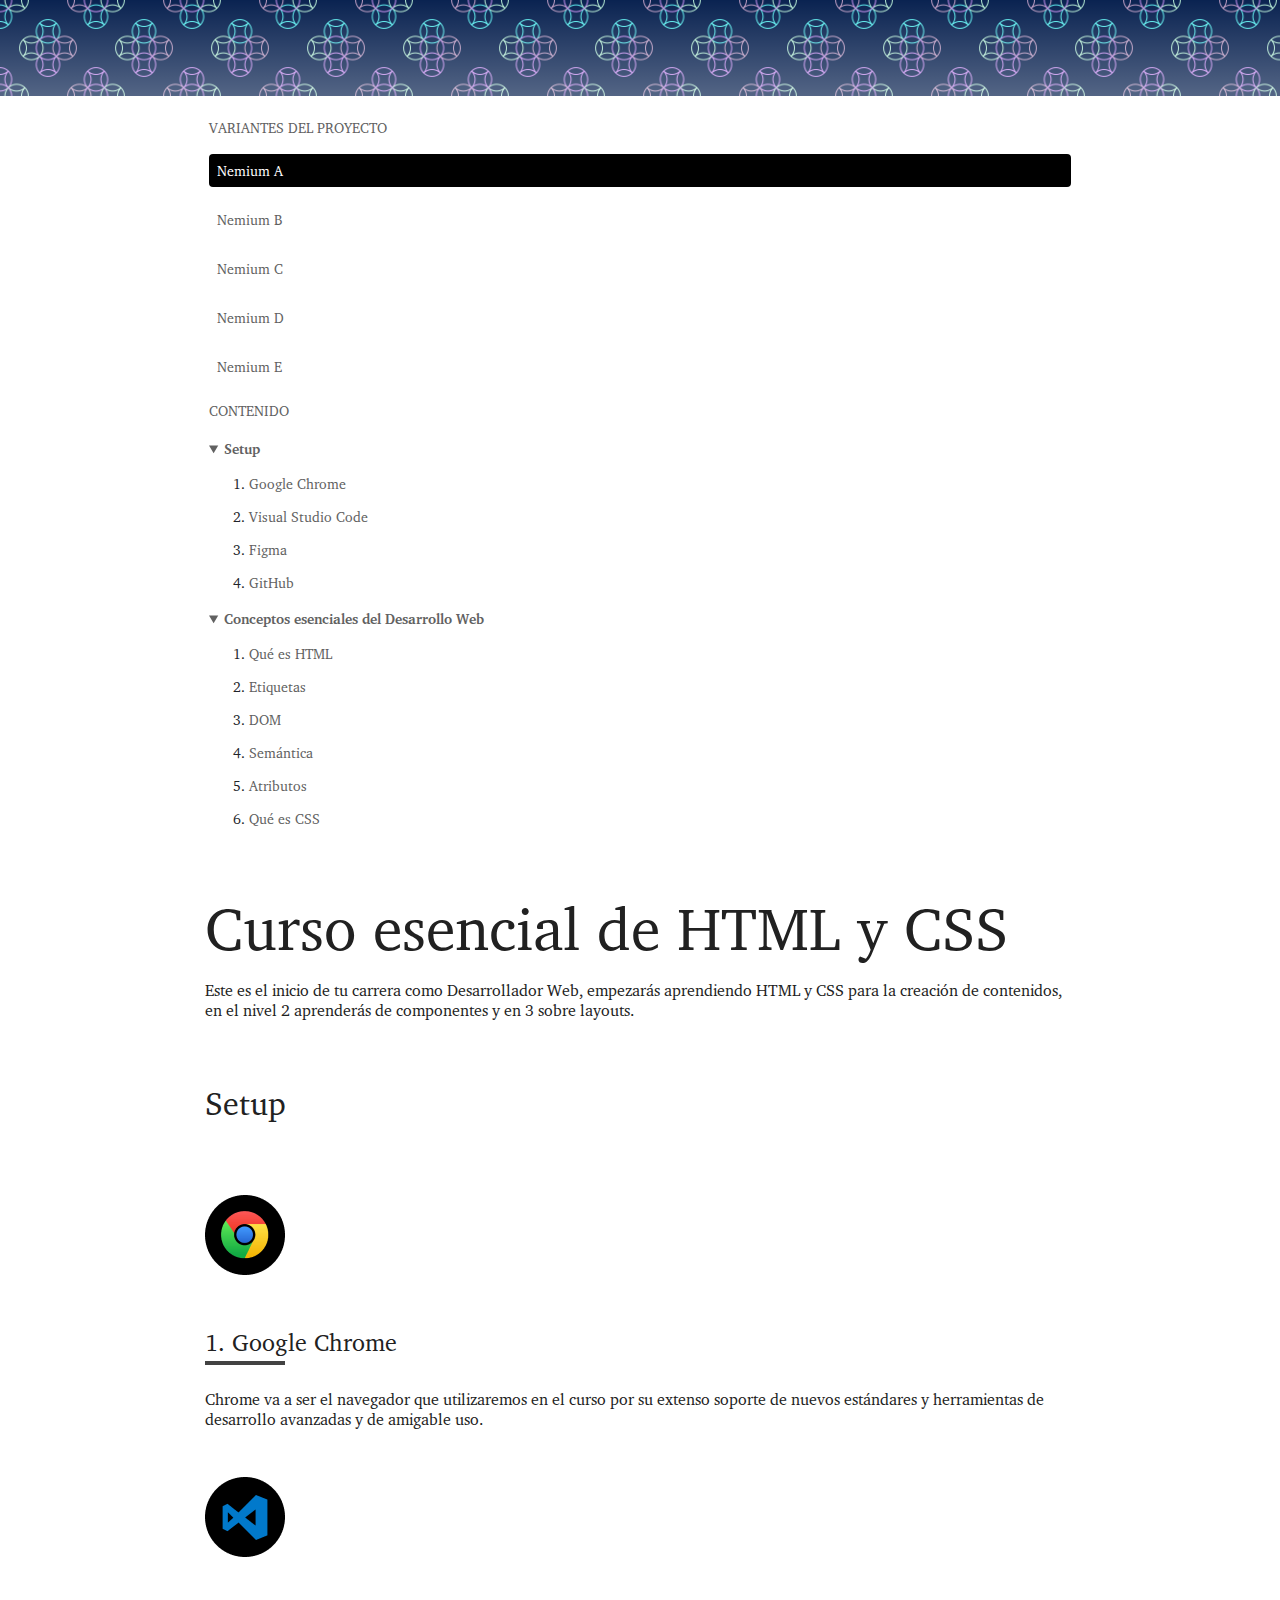
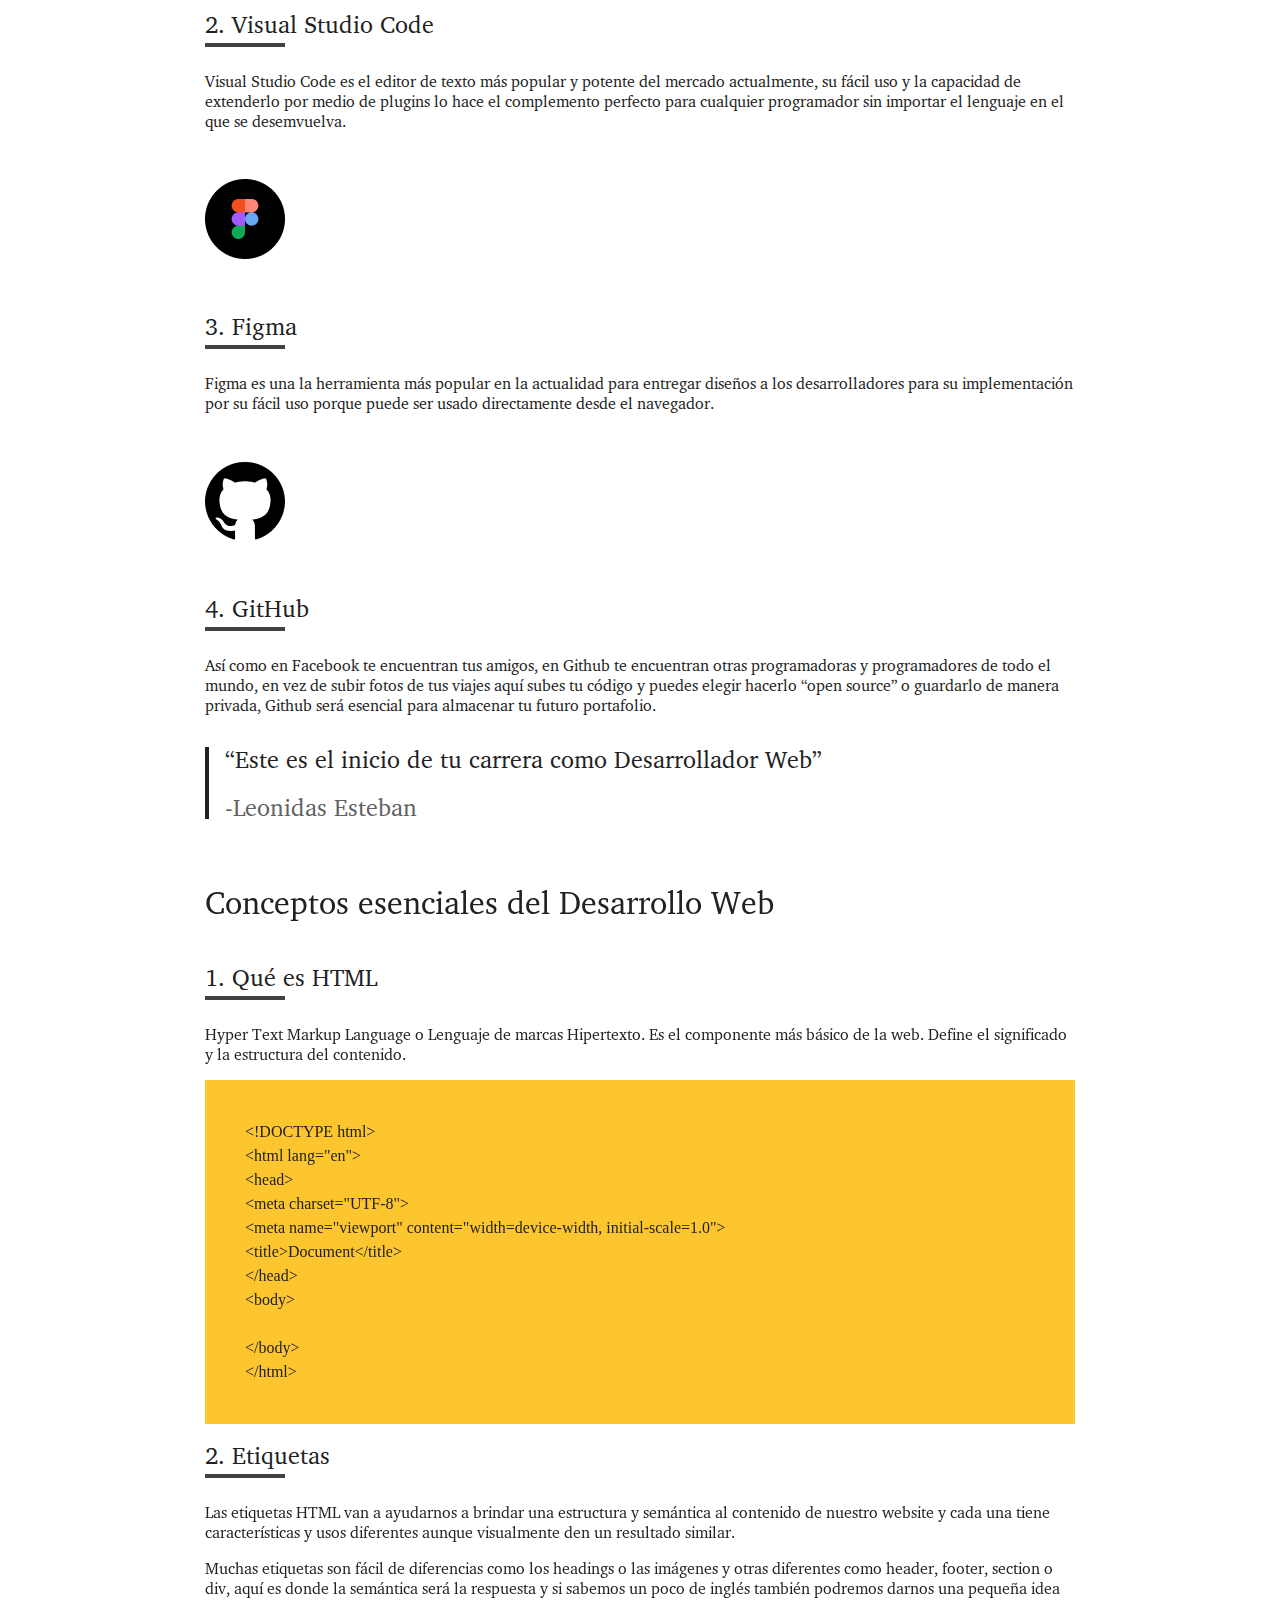
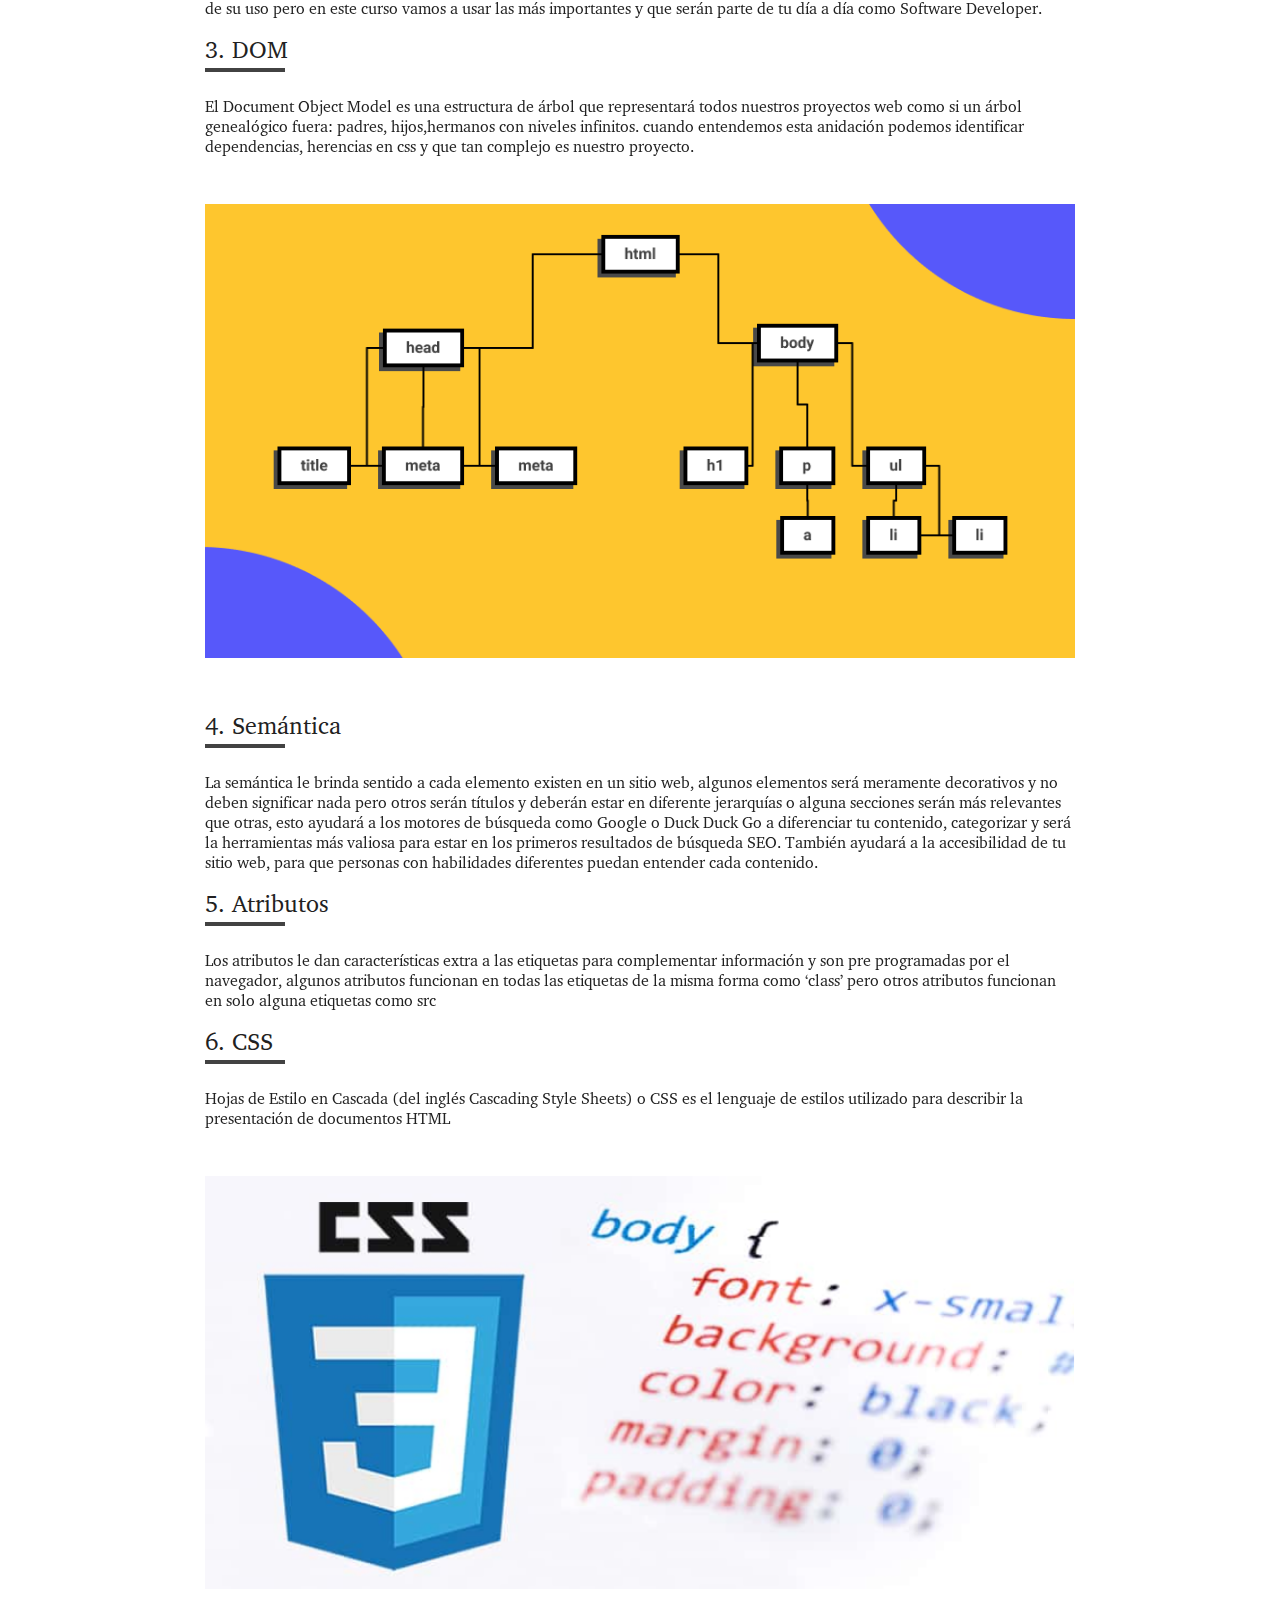
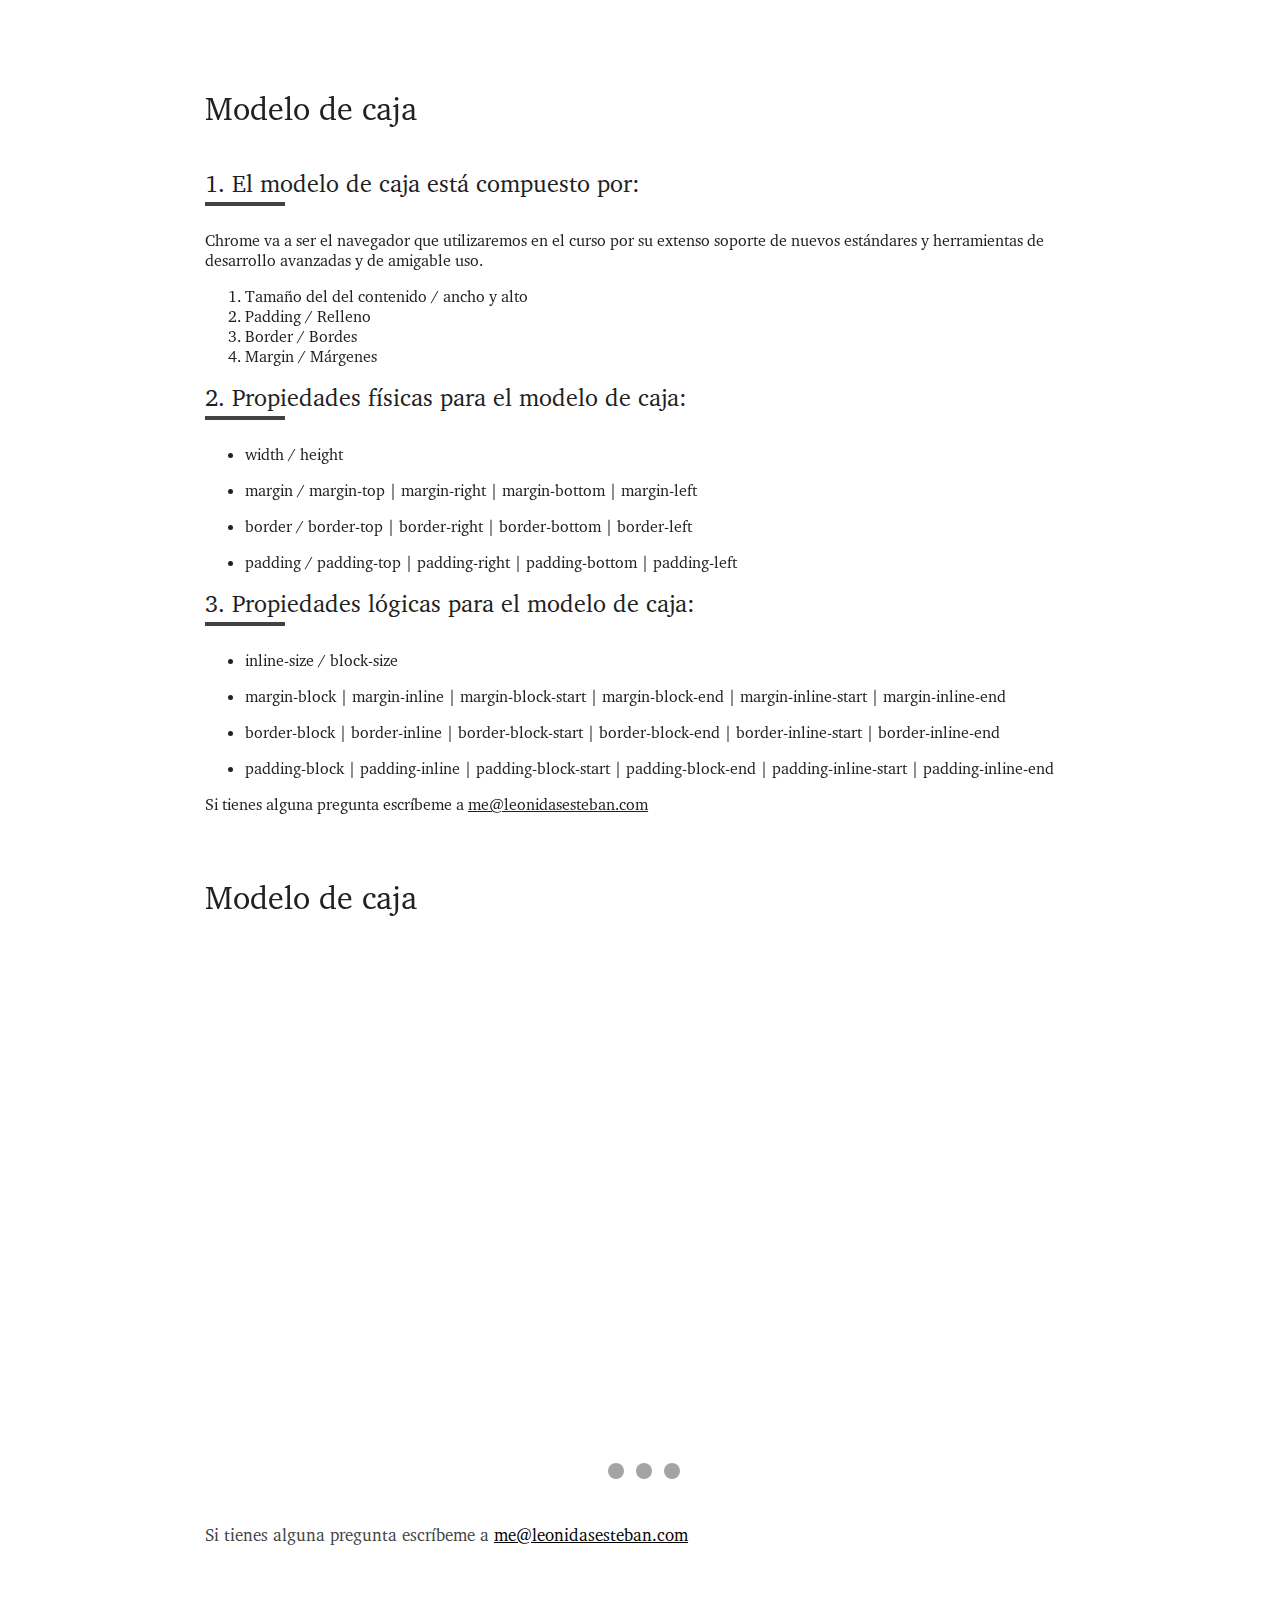
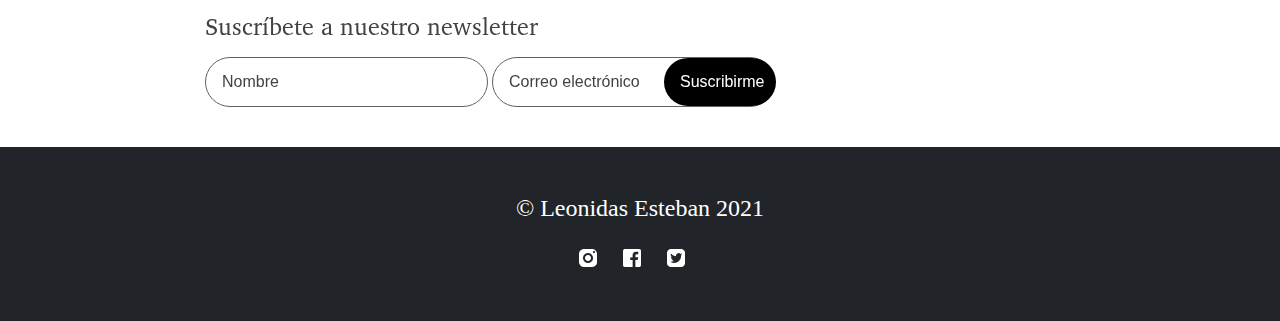
<file: index.html>
<!DOCTYPE html>
<html lang="es">
<head>
    <meta charset="UTF-8">
    <meta name="viewport" content="width=device-width, initial-scale=1.0">
    <title>Proyecto Curso Esencial Html Css</title>
    <link rel="stylesheet" href="css/styles-physical.css">

    <meta property="og:title" content="Mi proyecto del Curso Esencial Html y Css" />
    <meta property="og:type" content="website" />
    <meta property="og:description" content="Todo lo que necesitas saber en tu día a día como Frontend" />
    <meta property="og:url" content="https://danielamc9.github.io/curso-esencial-html-css/"/>
    <meta property="og:image" content="https://danielamc9.github.io/curso-esencial-html-css/images/dom.png" />

    <link rel="apple-touch-icon" sizes="57x57" href="./favicon/apple-icon-57x57.png">
    <link rel="apple-touch-icon" sizes="60x60" href="./favicon/apple-icon-60x60.png">
    <link rel="apple-touch-icon" sizes="72x72" href="./favicon/apple-icon-72x72.png">
    <link rel="apple-touch-icon" sizes="76x76" href="./favicon/apple-icon-76x76.png">
    <link rel="apple-touch-icon" sizes="114x114" href="./favicon/apple-icon-114x114.png">
    <link rel="apple-touch-icon" sizes="120x120" href="./favicon/apple-icon-120x120.png">
    <link rel="apple-touch-icon" sizes="144x144" href="./favicon/apple-icon-144x144.png">
    <link rel="apple-touch-icon" sizes="152x152" href="./favicon/apple-icon-152x152.png">
    <link rel="apple-touch-icon" sizes="180x180" href="./favicon/apple-icon-180x180.png">
    <link rel="icon" type="image/png" sizes="192x192"  href="./favicon/android-icon-192x192.png">
    <link rel="icon" type="image/png" sizes="32x32" href="./favicon/favicon-32x32.png">
    <link rel="icon" type="image/png" sizes="96x96" href="./favicon/favicon-96x96.png">
    <link rel="icon" type="image/png" sizes="16x16" href="./favicon/favicon-16x16.png">
    <link rel="manifest" href="/manifest.json">
    <meta name="msapplication-TileColor" content="#ffffff">
    <meta name="msapplication-TileImage" content="/ms-icon-144x144.png">
    <meta name="theme-color" content="#ffffff">
</head>
<body>

    <div class="hero"></div>

    <div class="header">
        <div class="wrapper">
            <div class="header-content">
                <header>

                    <div class="header-2">
                        <p>VARIANTES DEL PROYECTO</p>
                        
                            <li class="header-menu">
                                <a href="index.html" class="template">Nemium A</a>
                            </li>

                            <li class="header-menu">
                                <a href="indexb.html">Nemium B</a>
                            </li>

                            <li class="header-menu">
                                <a href="indexc.html">Nemium C</a>
                            </li>

                            <li class="header-menu"> 
                                <a href="indexd.html">Nemium D</a>
                            </li>

                            <li class="header-menu">
                                <a href="indexe.html">Nemium E</a>
                            </li>
                    </div>

                    <p>CONTENIDO</p>
                    <nav>
                        <details open>
                            <summary>
                               Setup
                            </summary>
                            <ol>
                                <li>
                                    <a href="#google-chrome">
                                    Google Chrome
                                    </a>
                                </li>
                                <li>
                                    <a href="#vsc">
                                    Visual Studio Code
                                    </a>
                                </li>
                                <li>
                                    <a href="#figma">
                                    Figma
                                    </a>
                                </li>
                                <li>
                                    <a href="#github">
                                    GitHub
                                    </a>
                                </li>
                            </ol>
                        </details>  
                        <details open>
                            <summary>
                                Conceptos esenciales del Desarrollo Web
                            </summary>
                            <ol>
                                <li>
                                    <a href="#html">
                                    Qué es HTML
                                    </a>
                                </li>
                                <li>
                                    <a href="#etiquetas">
                                    Etiquetas
                                    </a>
                                </li>
                                <li>
                                    <a href="#dom">
                                    DOM
                                    </a>
                                </li>
                                <li>
                                    <a href="#semantica">
                                    Semántica
                                    </a>
                                </li>
                                <li>
                                    <a href="#atributos">
                                    Atributos
                                    </a>
                                </li>
                                <li>
                                    <a href="#css">
                                    Qué es CSS
                                    </a>
                                </li>
                            </ol>
                        </details>          
                    </nav>
                </header>
            </div>
        </div>
    </div>

        <main class="main">
           
            <div class="wrapper">
                <div class="main-content">
                    <h1>Curso esencial de HTML y CSS</h1>

                    <p>Este es el inicio de tu carrera como Desarrollador Web, empezarás aprendiendo HTML y CSS para la creación de contenidos, 
                        en el nivel 2 aprenderás de componentes y en 3 sobre layouts.
                    </p>

                     <!--- <hr>-->

            <section class="section-content">
                <h2>Setup</h2>
    
                <img src="./images/Google Chrome.png" alt="Logo de Google Chrome" title="Logo de Google Chrome">
                <h3 id="google-chrome">Google Chrome</h3>
                <p>Chrome va a ser el navegador que utilizaremos en el curso por su extenso soporte de nuevos estándares y herramientas de 
                   desarrollo avanzadas y de amigable uso.
                </p>
            
                <img src="./images/Visual Studio Code.png" alt="Logo del editor de código Visual Studio Code" title="Logo del editor de código Visual Studio Code">
                <h3 id="vsc">Visual Studio Code</h3>
                <p>Visual Studio Code es el editor de texto más popular y potente del mercado actualmente, su fácil uso y la capacidad de 
                   extenderlo por medio de plugins lo hace el complemento perfecto para cualquier programador sin importar el lenguaje en el 
                   que se desemvuelva.
                </p>
            
                <img src="./images/Figma.png" alt="Logo de Figma" title="Logo de Figma">
                <h3 id="figma">Figma</h3>
                <p>Figma es una la herramienta más popular en la actualidad para entregar diseños a los desarrolladores para su implementación 
                    por su fácil uso porque puede ser usado directamente desde el navegador.
                </p>
            
                <img src="./images/GitHub.png" alt="Logo de GitHub" title="Logo de GitHub">
                <h3 id="github">GitHub</h3>
                <p>Así como en Facebook te encuentran tus amigos, en Github te encuentran otras programadoras y programadores de todo 
                   el mundo, en vez de subir fotos de tus viajes aquí subes tu código y puedes elegir hacerlo “open source” o guardarlo 
                   de manera privada, Github será esencial para almacenar tu futuro portafolio.
                </p>

                <blockquote>
                    <p>“Este es el inicio de tu carrera como Desarrollador Web”</p>
                    <p>
                        <span>Leonidas Esteban</span>
                    </p>
                </blockquote>

            </section>
    
            <hr>

            <section class="section-content">
                <h2>Conceptos esenciales del Desarrollo Web</h2>
    
            <h3 id="html">Qué es HTML</h3>
            <p>
                Hyper Text Markup Language o Lenguaje de marcas Hipertexto. Es el componente más básico de la web. Define el
                significado y la estructura del contenido.
            </p>
    
            <pre>
&lt;!DOCTYPE html&gt;
&lt;html lang=&quot;en&quot;&gt;
&lt;head&gt;
&lt;meta charset=&quot;UTF-8&quot;&gt;
&lt;meta name=&quot;viewport&quot; content=&quot;width=device-width, initial-scale=1.0&quot;&gt;
&lt;title&gt;Document&lt;/title&gt;
&lt;/head&gt;
&lt;body&gt;
    
&lt;/body&gt;
&lt;/html&gt;</pre>
    
            <h3 id="etiquetas">Etiquetas</h3>
            <p>
                Las etiquetas HTML van a ayudarnos a brindar una estructura y semántica al contenido de nuestro website y cada
                una tiene características y usos diferentes aunque visualmente den un resultado similar.
            </p>
            <p>
                Muchas etiquetas son fácil de diferencias como los headings o las imágenes y otras diferentes como header, 
                footer, section o div, aquí es donde la semántica será la respuesta y si sabemos un poco de inglés también
                podremos darnos una pequeña idea de su uso pero en este curso vamos a usar las más importantes y que serán 
                parte de tu día a día como Software Developer.
            </p>
    
            <h3 id="dom">DOM</h3>
            <p>
                El Document Object Model es una estructura de árbol que representará todos nuestros proyectos web como si 
                un árbol genealógico fuera: padres, hijos,hermanos con niveles infinitos. cuando entendemos esta anidación 
                podemos identificar dependencias, herencias en css y que tan complejo es nuestro proyecto.  
            </p>
    
            <img src="./images/dom.png" alt="Estructura de árbol que representa al Document Object Model" title="Estructura de árbol que representa al Document Object Model">
    
    
            <h3 id="semantica">Semántica</h3>
            <p>
                La semántica le brinda sentido a cada elemento existen en un sitio web, algunos elementos será meramente
                decorativos y no deben significar nada pero otros serán títulos y deberán estar en diferente jerarquías 
                o alguna secciones serán más relevantes que otras, esto ayudará a los motores de búsqueda como Google o 
                Duck Duck Go a diferenciar tu contenido, categorizar y será la herramientas más valiosa para estar en 
                los primeros resultados de búsqueda SEO. También ayudará a la accesibilidad de tu sitio web, para que 
                personas con habilidades diferentes puedan entender cada contenido.
            </p>
    
            <h3 id="atributos">Atributos</h3>
            <p>
                Los atributos le dan características extra a las etiquetas para complementar información y son pre 
                programadas por el navegador, algunos atributos funcionan en todas las etiquetas de la misma forma
                 como ‘class’ pero otros atributos funcionan en solo alguna etiquetas como src
            </p>
    
            <h3 id="css">CSS</h3>
            <p>
                Hojas de Estilo en Cascada (del inglés Cascading Style Sheets) o CSS es el lenguaje de estilos
                utilizado para describir la presentación de documentos HTML
            </p>
    
            <img src="./images/css.png" alt="Hojas de Estilo en Cascada" title="Hojas de Estilo en Cascada">
            </section>

            
            <section class="section-content">
                <h2>Modelo de caja</h2>
                <h3>El modelo de caja está compuesto por:</h3>
                <p>Chrome va a ser el navegador que utilizaremos en el curso por su extenso soporte de nuevos 
                    estándares y herramientas de desarrollo avanzadas y de amigable uso.
                </p>
                <ol>
                    <li>Tamaño del del contenido / ancho y alto</li>
                    <li>Padding / Relleno</li>
                    <li>Border / Bordes</li>
                    <li>Margin / Márgenes</li>
                </ol>
        
                <h3>Propiedades físicas para el modelo de caja:</h3>
                <ul>
                    <li>width / height</li>
                    <li>margin / margin-top | margin-right | margin-bottom | margin-left</li>
                    <li>border / border-top | border-right | border-bottom | border-left</li>
                    <li>padding / padding-top | padding-right | padding-bottom | padding-left</li>
                </ul>
        
                <h3>Propiedades lógicas para el modelo de caja:</h3>
                <ul>
                    <li>inline-size / block-size</li>
                    <li>margin-block | margin-inline | margin-block-start | margin-block-end | margin-inline-start | margin-inline-end</li>
                    <li>border-block | border-inline | border-block-start | border-block-end | border-inline-start | border-inline-end</li>
                    <li>padding-block | padding-inline | padding-block-start | padding-block-end | padding-inline-start | padding-inline-end</li>
                </ul>
        
                <p>
                    Si tienes alguna pregunta escríbeme a
                    <a href="mailto:me@leonidasesteban.com">me@leonidasesteban.com</a> 
                </p>
            </section>

            <div class="section-content">
                <h2>Modelo de caja</h2>
                <div class="slider">
                     <scroll-contrainer class="slider-container">
                         <scroll-page class="slider-slide" id="video-1">
                             <iframe class="video" width="560" height="315" src="https://www.youtube.com/embed/5f5Ig_U2Bpk" title="YouTube video player" frameborder="0" allow="accelerometer; autoplay; clipboard-write; encrypted-media; gyroscope; picture-in-picture; web-share" allowfullscreen></iframe>
                         </scroll-page>
                         <scroll-page class="slider-slide" id="video-2">
                             <iframe class="video" width="560" height="315" src="https://www.youtube.com/embed/g3CbDto2zzs" title="YouTube video player" frameborder="0" allow="accelerometer; autoplay; clipboard-write; encrypted-media; gyroscope; picture-in-picture; web-share" allowfullscreen></iframe>
                         </scroll-page>
                             <scroll-page class="slider-slide" id="video-3">
                                 <iframe class="video" width="560" height="315" src="https://www.youtube.com/embed/5f5Ig_U2Bpk" title="YouTube video player" frameborder="0" allow="accelerometer; autoplay; clipboard-write; encrypted-media; gyroscope; picture-in-picture; web-share" allowfullscreen></iframe>
                             </scroll-page>
                         </scroll-contrainer>
                     <div class="slider-bullet-list">
                         <a href="#video-1" class="slider-bullet"></a> 
                         <a href="#video-2" class="slider-bullet"></a>
                         <a href="#video-3" class="slider-bullet"></a>
                     </div>
                </div>
             </div>
             <p class="email">
                 Si tienes alguna pregunta escríbeme a
                 <a class="email-link" href="mailto:me@leonidasesteban.com">me@leonidasesteban.com</a> 
             </p>
             <div class="section-content">
                 <h2 class="form-title">Suscríbete a nuestro newsletter</h2>
                 <form action="#" class="form">
                     <input type="text" required placeholder="Nombre">
                     <input type="email" required placeholder="Correo electrónico">
                     <input type="submit" value="Suscribirme">
                 </form>
             </div>
                </div>
            </div>
           
        </main>


        <footer class="footer">
            <section class="footer-content">
                <h3 class="title-footer">&copy; Leonidas Esteban 2021</h3>
                <ul class="footer-contact">
                    <li class="footer-item">
                        <a href="#" class="footer-link">
                            <img src="./images/instagram1.png" alt="instagram" class="footer-img">
                        </a>
                    
                        <a href="#" class="footer-link">
                            <img src="./images/facebook2.png" alt="Facebook" class="footer-img">
                        </a>

                        <a href="#" class="footer-link">
                            <img src="./images/twitter2.png" alt="twitter" class="footer-img">
                        </a>
                    </li>

                </ul>
            </section>
         </footer>

        <script src="menu.js"></script>
    </body>
</html>
</file>
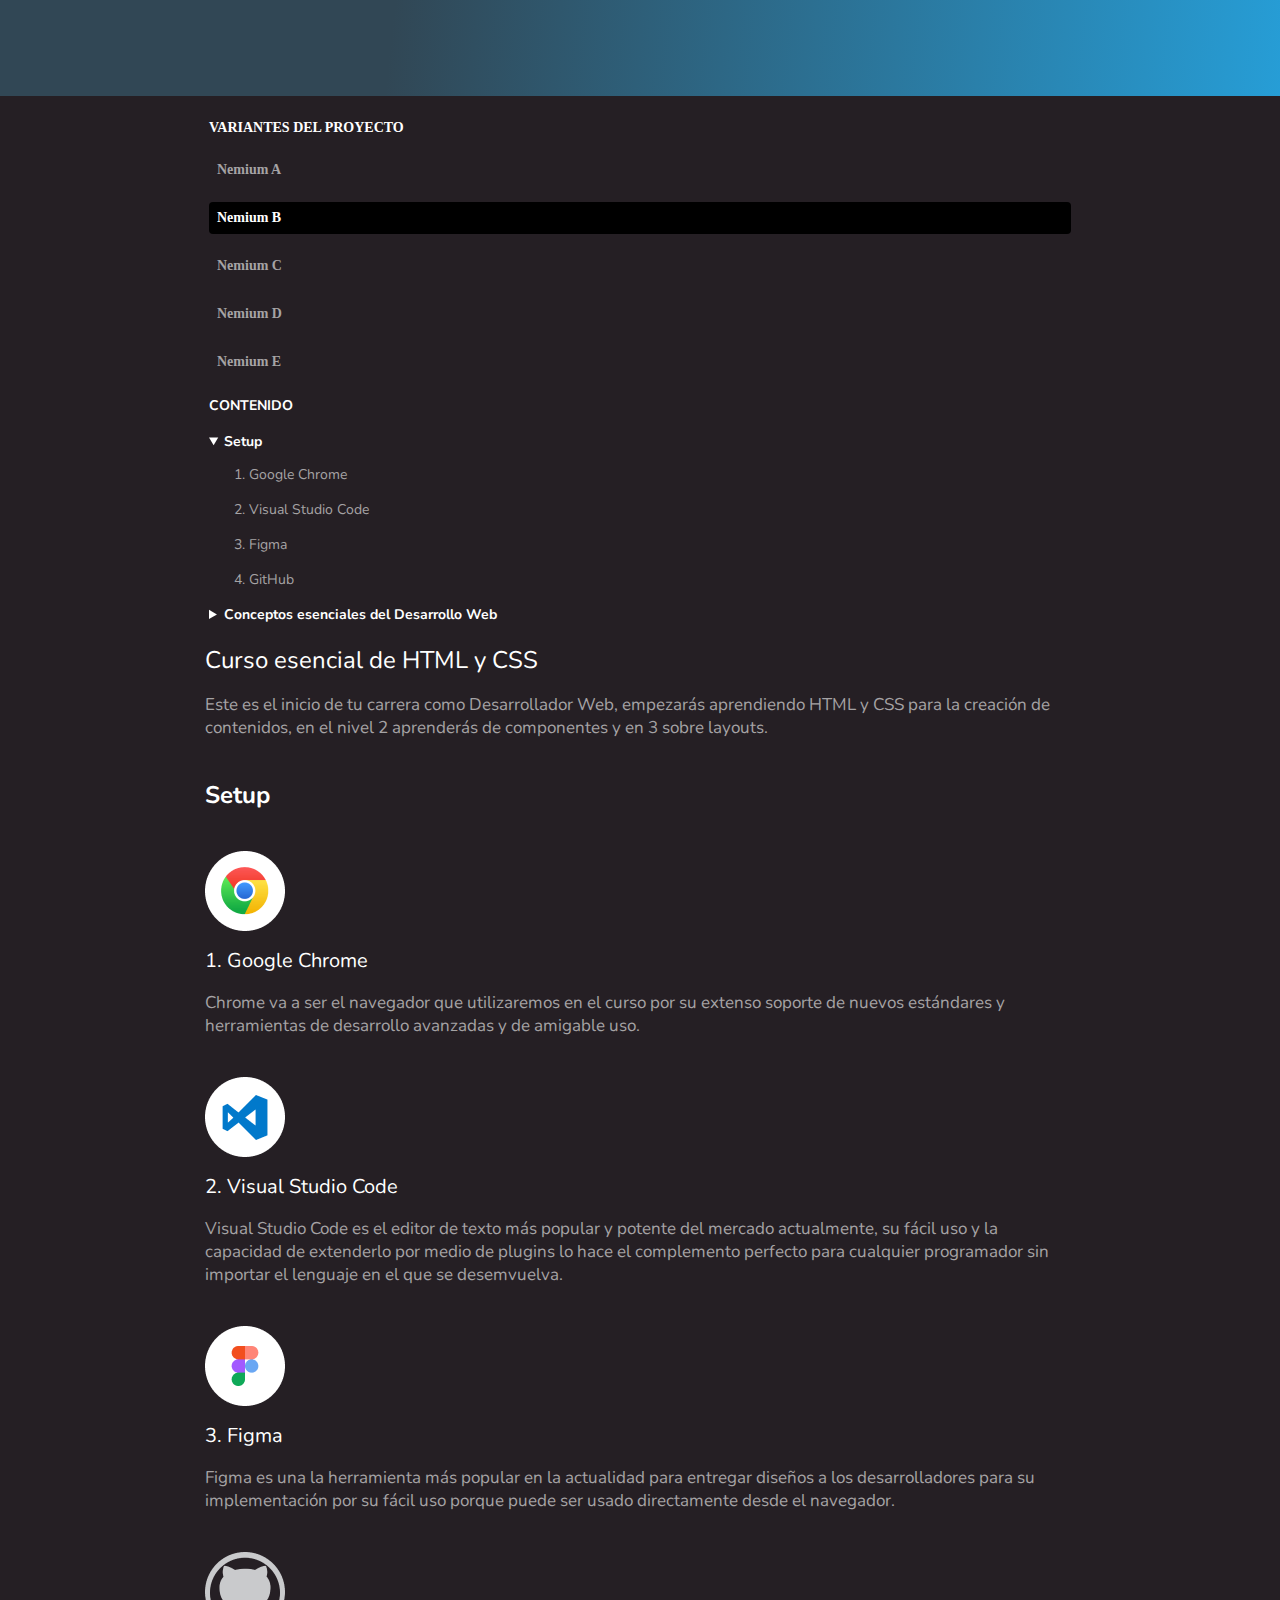
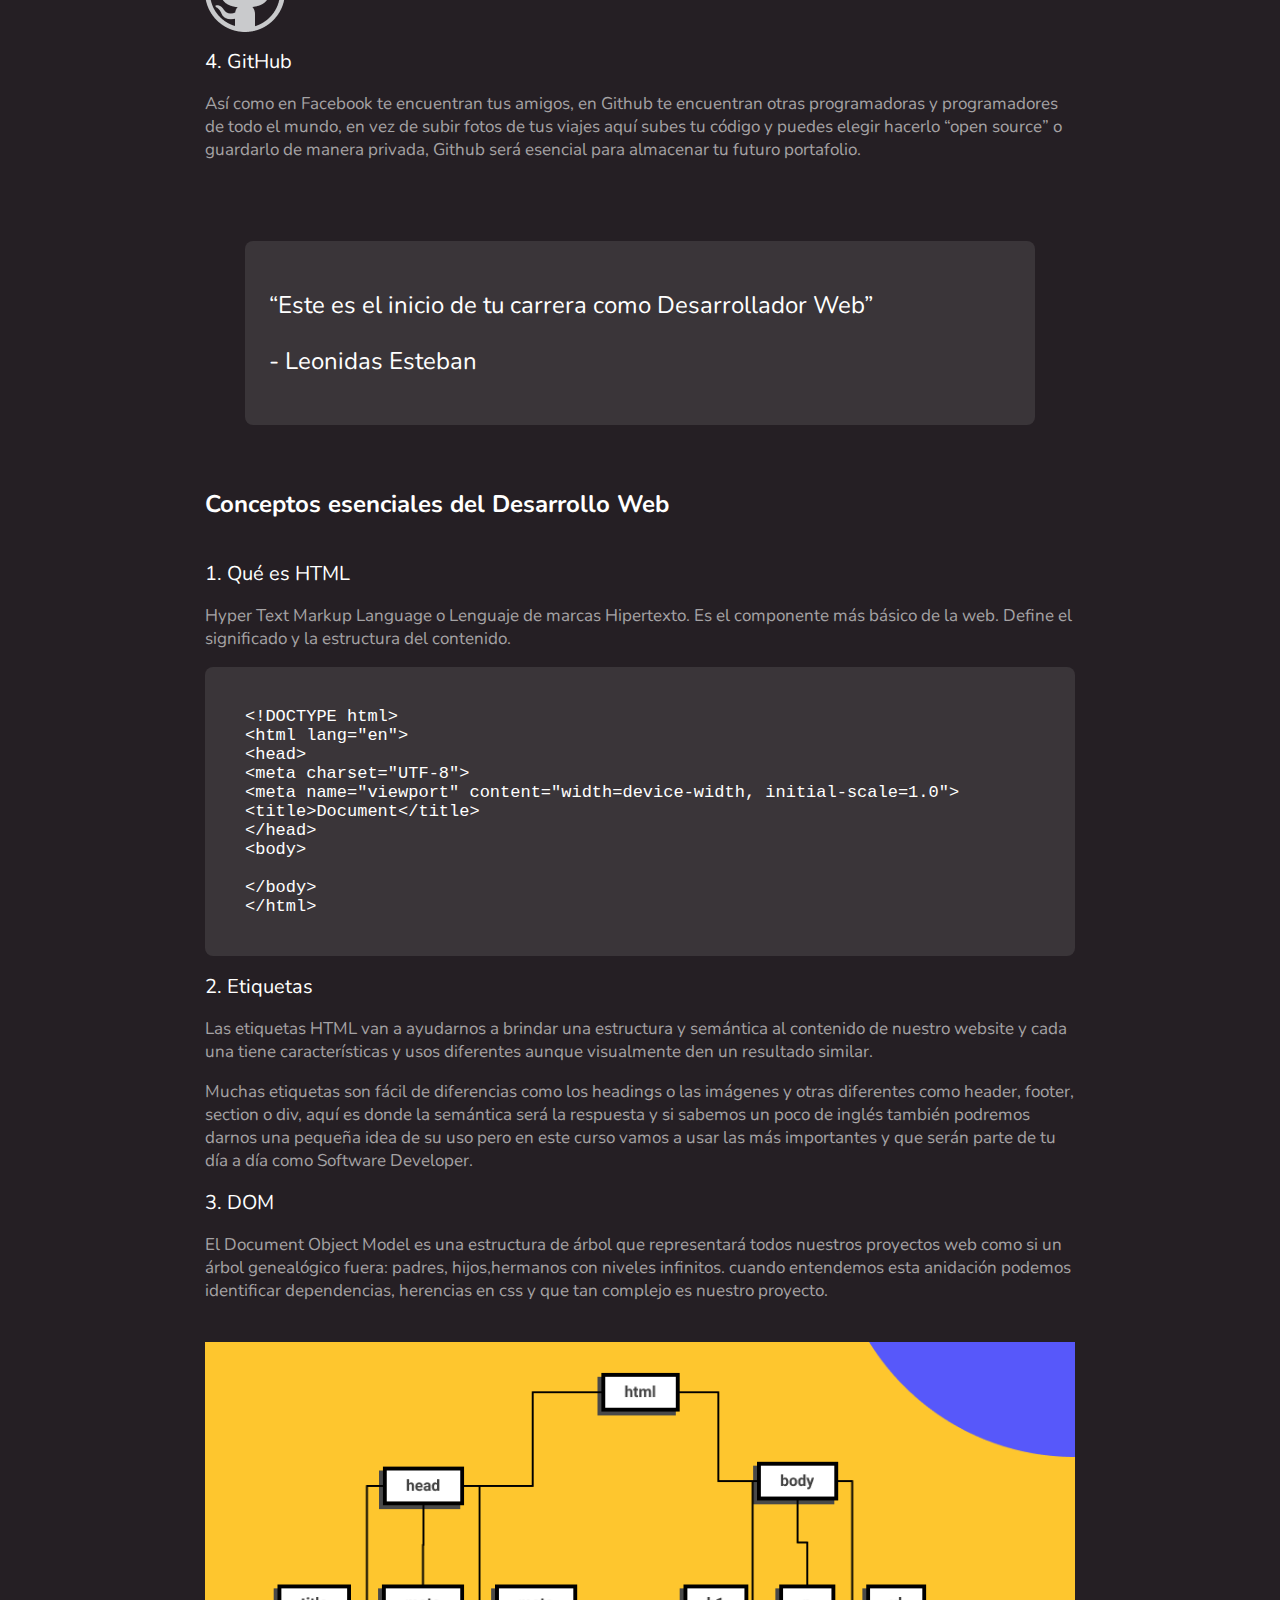
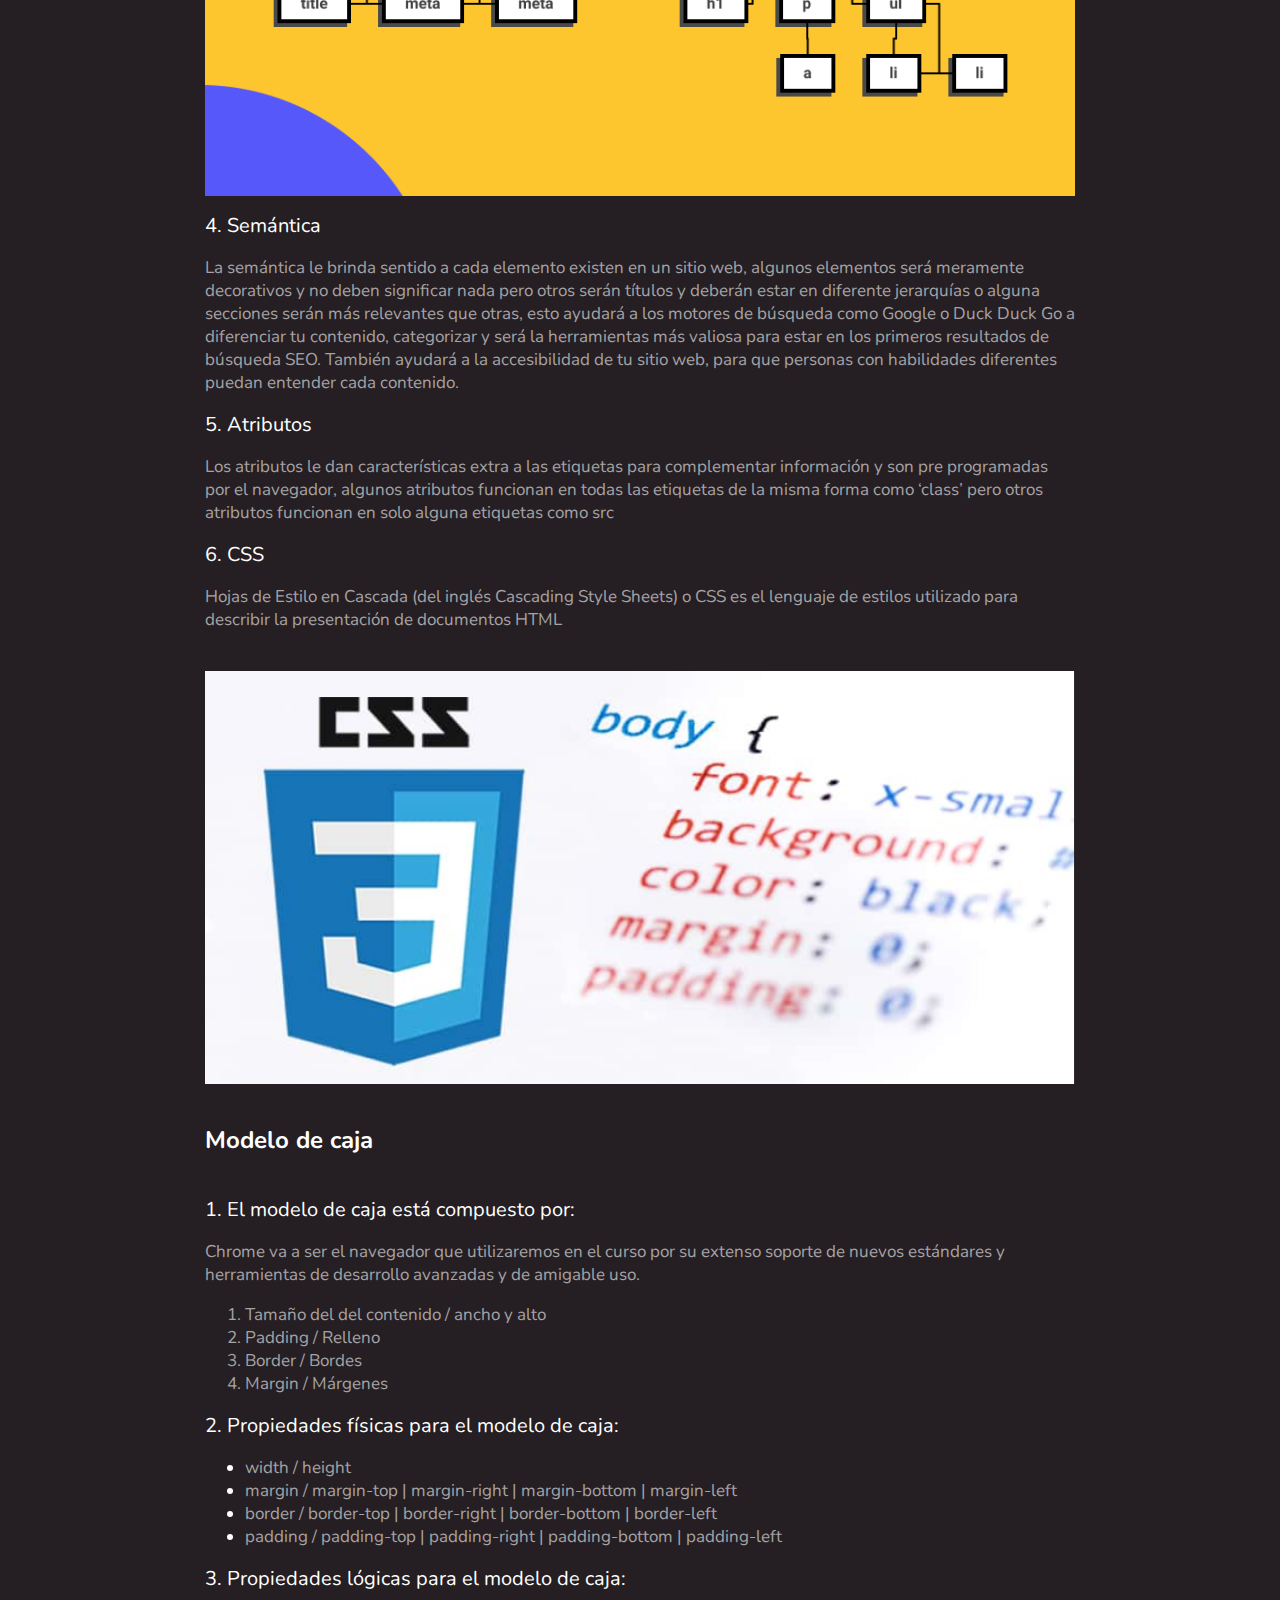
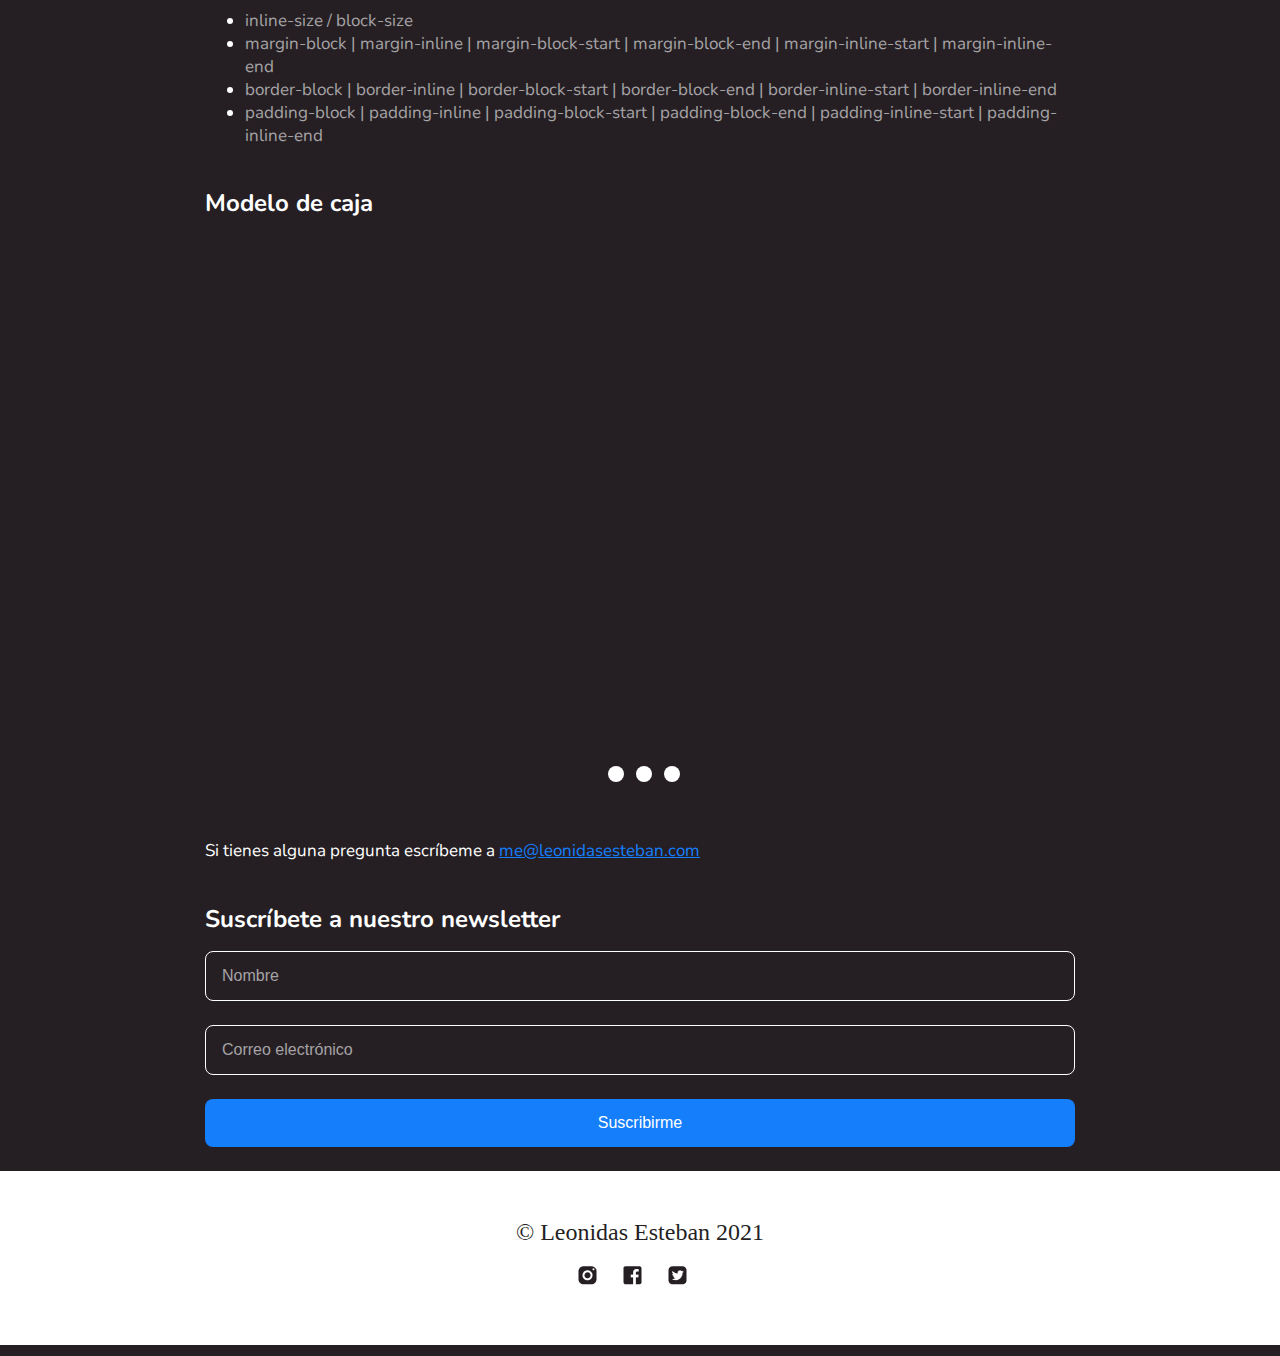
<file: indexb.html>
<!DOCTYPE html>
<html lang="es">
<head>
    <meta charset="UTF-8">
    <meta name="viewport" content="width=device-width, initial-scale=1.0">
    <title>Proyecto Curso Esencial Html Css</title>
    <link rel="stylesheet" href="css/styles-logical.css">
    <link rel="preconnect" href="https://fonts.googleapis.com">
    <link rel="preconnect" href="https://fonts.gstatic.com" crossorigin>
    <link href="https://fonts.googleapis.com/css2?family=Nunito:ital,wght@0,400;0,600;0,700;1,400;1,700&display=swap" rel="stylesheet">

    <meta property="og:title" content="Mi proyecto del Curso Esencial Html y Css" />
    <meta property="og:type" content="website" />
    <meta property="og:description" content="Todo lo que necesitas saber en tu día a día como Frontend" />
    <meta property="og:url" content="https://danielamc9.github.io/curso-esencial-html-css/"/>
    <meta property="og:image" content="https://danielamc9.github.io/curso-esencial-html-css/images/dom.png" />

    <link rel="apple-touch-icon" sizes="57x57" href="./favicon/apple-icon-57x57.png">
    <link rel="apple-touch-icon" sizes="60x60" href="./favicon/apple-icon-60x60.png">
    <link rel="apple-touch-icon" sizes="72x72" href="./favicon/apple-icon-72x72.png">
    <link rel="apple-touch-icon" sizes="76x76" href="./favicon/apple-icon-76x76.png">
    <link rel="apple-touch-icon" sizes="114x114" href="./favicon/apple-icon-114x114.png">
    <link rel="apple-touch-icon" sizes="120x120" href="./favicon/apple-icon-120x120.png">
    <link rel="apple-touch-icon" sizes="144x144" href="./favicon/apple-icon-144x144.png">
    <link rel="apple-touch-icon" sizes="152x152" href="./favicon/apple-icon-152x152.png">
    <link rel="apple-touch-icon" sizes="180x180" href="./favicon/apple-icon-180x180.png">
    <link rel="icon" type="image/png" sizes="192x192"  href="./favicon/android-icon-192x192.png">
    <link rel="icon" type="image/png" sizes="32x32" href="./favicon/favicon-32x32.png">
    <link rel="icon" type="image/png" sizes="96x96" href="./favicon/favicon-96x96.png">
    <link rel="icon" type="image/png" sizes="16x16" href="./favicon/favicon-16x16.png">
    <link rel="manifest" href="/manifest.json">
    <meta name="msapplication-TileColor" content="#ffffff">
    <meta name="msapplication-TileImage" content="/ms-icon-144x144.png">
    <meta name="theme-color" content="#ffffff">
</head>
<body>

    <div class="hero"></div>

    <div class="header">
        <div class="wrapper">
            <div class="header-content">
                <header>

                    <div class="header-2">
                        <p>VARIANTES DEL PROYECTO</p>
                        
                            <li class="header-menu">
                                <a href="index.html">Nemium A</a>
                            </li>

                            <li class="header-menu">
                                <a href="indexb.html" class="template">Nemium B</a>
                            </li>

                            <li class="header-menu">
                                <a href="indexc.html">Nemium C</a>
                            </li>

                            <li class="header-menu"> 
                                <a href="indexd.html">Nemium D</a>
                            </li>

                            <li class="header-menu">
                                <a href="indexe.html">Nemium E</a>
                            </li>
                    </div>

                    <p class="title-header">CONTENIDO</p>
                    <nav>
                        <details open>
                            <summary>
                               Setup
                            </summary>
                            <ol>
                                <li>
                                    <a href="#google-chrome">
                                    Google Chrome
                                    </a>
                                </li>
                                <li>
                                    <a href="#vsc">
                                    Visual Studio Code
                                    </a>
                                </li>
                                <li>
                                    <a href="#figma">
                                    Figma
                                    </a>
                                </li>
                                <li>
                                    <a href="#github">
                                    GitHub
                                    </a>
                                </li>
                            </ol>
                        </details>  
                        <details>
                            <summary>
                                Conceptos esenciales del Desarrollo Web
                            </summary>
                            <ol>
                                <li>
                                    <a href="#html">
                                    Qué es HTML
                                    </a>
                                </li>
                                <li>
                                    <a href="#etiquetas">
                                    Etiquetas
                                    </a>
                                </li>
                                <li>
                                    <a href="#dom">
                                    DOM
                                    </a>
                                </li>
                                <li>
                                    <a href="#semantica">
                                    Semántica
                                    </a>
                                </li>
                                <li>
                                    <a href="#atributos">
                                    Atributos
                                    </a>
                                </li>
                                <li>
                                    <a href="#css">
                                    Qué es CSS
                                    </a>
                                </li>
                            </ol>
                        </details>          
                    </nav>
                </header>
            </div>
        </div>
    </div>

        <main class="main">
           
            <div class="wrapper">
                <div class="main-content">
                    <h1>Curso esencial de HTML y CSS</h1>

                    <p>Este es el inicio de tu carrera como Desarrollador Web, empezarás aprendiendo HTML y CSS para la creación de contenidos, 
                        en el nivel 2 aprenderás de componentes y en 3 sobre layouts.
                    </p>

                    <hr>

            <section class="section-content">
                <h2>Setup</h2>
    
                <img src="./images/Google Chrome2.png" alt="Logo de Google Chrome" title="Logo de Google Chrome">
                <h3 id="google-chrome">Google Chrome</h3>
                <p>Chrome va a ser el navegador que utilizaremos en el curso por su extenso soporte de nuevos estándares y herramientas de 
                   desarrollo avanzadas y de amigable uso.
                </p>
            
                <img src="./images/Visual Studio Code2.png" alt="Logo del editor de código Visual Studio Code" title="Logo del editor de código Visual Studio Code">
                <h3 id="vsc">Visual Studio Code</h3>
                <p>Visual Studio Code es el editor de texto más popular y potente del mercado actualmente, su fácil uso y la capacidad de 
                   extenderlo por medio de plugins lo hace el complemento perfecto para cualquier programador sin importar el lenguaje en el 
                   que se desemvuelva.
                </p>
            
                <img src="./images/Figma2.png" alt="Logo de Figma" title="Logo de Figma">
                <h3 id="figma">Figma</h3>
                <p>Figma es una la herramienta más popular en la actualidad para entregar diseños a los desarrolladores para su implementación 
                    por su fácil uso porque puede ser usado directamente desde el navegador.
                </p>
            
                <img src="./images/GitHub2.png" alt="Logo de GitHub" title="Logo de GitHub">
                <h3 id="github">GitHub</h3>
                <p>Así como en Facebook te encuentran tus amigos, en Github te encuentran otras programadoras y programadores de todo 
                   el mundo, en vez de subir fotos de tus viajes aquí subes tu código y puedes elegir hacerlo “open source” o guardarlo 
                   de manera privada, Github será esencial para almacenar tu futuro portafolio.
                </p>

                <blockquote>
                    <p>“Este es el inicio de tu carrera como Desarrollador Web”</p>
                    <p>
                        <span>Leonidas Esteban</span>
                    </p>
                </blockquote>

            </section>
    
            <hr>

            <section class="section-content">
                <h2>Conceptos esenciales del Desarrollo Web</h2>
    
            <h3 id="html">Qué es HTML</h3>
            <p>
                Hyper Text Markup Language o Lenguaje de marcas Hipertexto. Es el componente más básico de la web. Define el
                significado y la estructura del contenido.
            </p>
    
            <pre>
&lt;!DOCTYPE html&gt;
&lt;html lang=&quot;en&quot;&gt;
&lt;head&gt;
&lt;meta charset=&quot;UTF-8&quot;&gt;
&lt;meta name=&quot;viewport&quot; content=&quot;width=device-width, initial-scale=1.0&quot;&gt;
&lt;title&gt;Document&lt;/title&gt;
&lt;/head&gt;
&lt;body&gt;
    
&lt;/body&gt;
&lt;/html&gt;</pre>
    
            <h3 id="etiquetas">Etiquetas</h3>
            <p>
                Las etiquetas HTML van a ayudarnos a brindar una estructura y semántica al contenido de nuestro website y cada
                una tiene características y usos diferentes aunque visualmente den un resultado similar.
            </p>
            <p>
                Muchas etiquetas son fácil de diferencias como los headings o las imágenes y otras diferentes como header, 
                footer, section o div, aquí es donde la semántica será la respuesta y si sabemos un poco de inglés también
                podremos darnos una pequeña idea de su uso pero en este curso vamos a usar las más importantes y que serán 
                parte de tu día a día como Software Developer.
            </p>
    
            <h3 id="dom">DOM</h3>
            <p>
                El Document Object Model es una estructura de árbol que representará todos nuestros proyectos web como si 
                un árbol genealógico fuera: padres, hijos,hermanos con niveles infinitos. cuando entendemos esta anidación 
                podemos identificar dependencias, herencias en css y que tan complejo es nuestro proyecto.  
            </p>
    
            <img src="./images/dom.png" alt="Estructura de árbol que representa al Document Object Model" title="Estructura de árbol que representa al Document Object Model">
    
    
            <h3 id="semantica">Semántica</h3>
            <p>
                La semántica le brinda sentido a cada elemento existen en un sitio web, algunos elementos será meramente
                decorativos y no deben significar nada pero otros serán títulos y deberán estar en diferente jerarquías 
                o alguna secciones serán más relevantes que otras, esto ayudará a los motores de búsqueda como Google o 
                Duck Duck Go a diferenciar tu contenido, categorizar y será la herramientas más valiosa para estar en 
                los primeros resultados de búsqueda SEO. También ayudará a la accesibilidad de tu sitio web, para que 
                personas con habilidades diferentes puedan entender cada contenido.
            </p>
    
            <h3 id="atributos">Atributos</h3>
            <p>
                Los atributos le dan características extra a las etiquetas para complementar información y son pre 
                programadas por el navegador, algunos atributos funcionan en todas las etiquetas de la misma forma
                 como ‘class’ pero otros atributos funcionan en solo alguna etiquetas como src
            </p>
    
            <h3 id="css">CSS</h3>
            <p>
                Hojas de Estilo en Cascada (del inglés Cascading Style Sheets) o CSS es el lenguaje de estilos
                utilizado para describir la presentación de documentos HTML
            </p>
    
            <img src="./images/css.png" alt="Hojas de Estilo en Cascada" title="Hojas de Estilo en Cascada">
            </section>

            
            <section class="section-content">
                <h2>Modelo de caja</h2>
                <h3>El modelo de caja está compuesto por:</h3>
                <p>Chrome va a ser el navegador que utilizaremos en el curso por su extenso soporte de nuevos 
                    estándares y herramientas de desarrollo avanzadas y de amigable uso.
                </p>
                <ol>
                    <li>Tamaño del del contenido / ancho y alto</li>
                    <li>Padding / Relleno</li>
                    <li>Border / Bordes</li>
                    <li>Margin / Márgenes</li>
                </ol>
        
                <h3>Propiedades físicas para el modelo de caja:</h3>
                <ul>
                    <li>width / height</li>
                    <li>margin / margin-top | margin-right | margin-bottom | margin-left</li>
                    <li>border / border-top | border-right | border-bottom | border-left</li>
                    <li>padding / padding-top | padding-right | padding-bottom | padding-left</li>
                </ul>
        
                <h3>Propiedades lógicas para el modelo de caja:</h3>
                <ul>
                    <li>inline-size / block-size</li>
                    <li>margin-block | margin-inline | margin-block-start | margin-block-end | margin-inline-start | margin-inline-end</li>
                    <li>border-block | border-inline | border-block-start | border-block-end | border-inline-start | border-inline-end</li>
                    <li>padding-block | padding-inline | padding-block-start | padding-block-end | padding-inline-start | padding-inline-end</li>
                </ul>
            </section>

                <div class="section-content">
                   <h2>Modelo de caja</h2>
                   <div class="slider">
                        <scroll-contrainer class="slider-container">
                            <scroll-page class="slider-slide" id="video-1">
                                <iframe class="video" width="560" height="315" src="https://www.youtube.com/embed/5f5Ig_U2Bpk" title="YouTube video player" frameborder="0" allow="accelerometer; autoplay; clipboard-write; encrypted-media; gyroscope; picture-in-picture; web-share" allowfullscreen></iframe>
                            </scroll-page>
                            <scroll-page class="slider-slide" id="video-2">
                                <iframe class="video" width="560" height="315" src="https://www.youtube.com/embed/g3CbDto2zzs" title="YouTube video player" frameborder="0" allow="accelerometer; autoplay; clipboard-write; encrypted-media; gyroscope; picture-in-picture; web-share" allowfullscreen></iframe>
                            </scroll-page>
                                <scroll-page class="slider-slide" id="video-3">
                                    <iframe class="video" width="560" height="315" src="https://www.youtube.com/embed/5f5Ig_U2Bpk" title="YouTube video player" frameborder="0" allow="accelerometer; autoplay; clipboard-write; encrypted-media; gyroscope; picture-in-picture; web-share" allowfullscreen></iframe>
                                </scroll-page>
                            </scroll-contrainer>
                        <div class="slider-bullet-list">
                            <a href="#video-1" class="slider-bullet"></a> 
                            <a href="#video-2" class="slider-bullet"></a>
                            <a href="#video-3" class="slider-bullet"></a>
                        </div>
                   </div>
                </div>
                <p class="email">
                    Si tienes alguna pregunta escríbeme a
                    <a class="email-link" href="mailto:me@leonidasesteban.com">me@leonidasesteban.com</a> 
                </p>
                <div class="section-content">
                    <h2 class="form-title">Suscríbete a nuestro newsletter</h2>
                    <form action="#" class="form">
                        <input type="text" required placeholder="Nombre">
                        <input type="email" required placeholder="Correo electrónico">
                        <input type="submit" value="Suscribirme">
                    </form>
                </div>
                </div>
            </div>
           
        </main>

        
         <footer class="footer">
            <section class="footer-content">
                <h3 class="title-footer">&copy; Leonidas Esteban 2021</h3>
                <ul class="footer-contact">
                    <li class="footer-item">
                        <a href="#" class="footer-link">
                            <img src="./images/instagram.png" alt="instagram" class="footer-img">
                        </a>
                    
                        <a href="#" class="footer-link">
                            <img src="./images/facebook.png" alt="Facebook" class="footer-img">
                        </a>

                        <a href="#" class="footer-link">
                            <img src="./images/twitter.png" alt="twitter" class="footer-img">
                        </a>
                    </li>

                </ul>
            </section>
         </footer>


        <script src="menu.js"></script>
    </body>
</html>
</file>
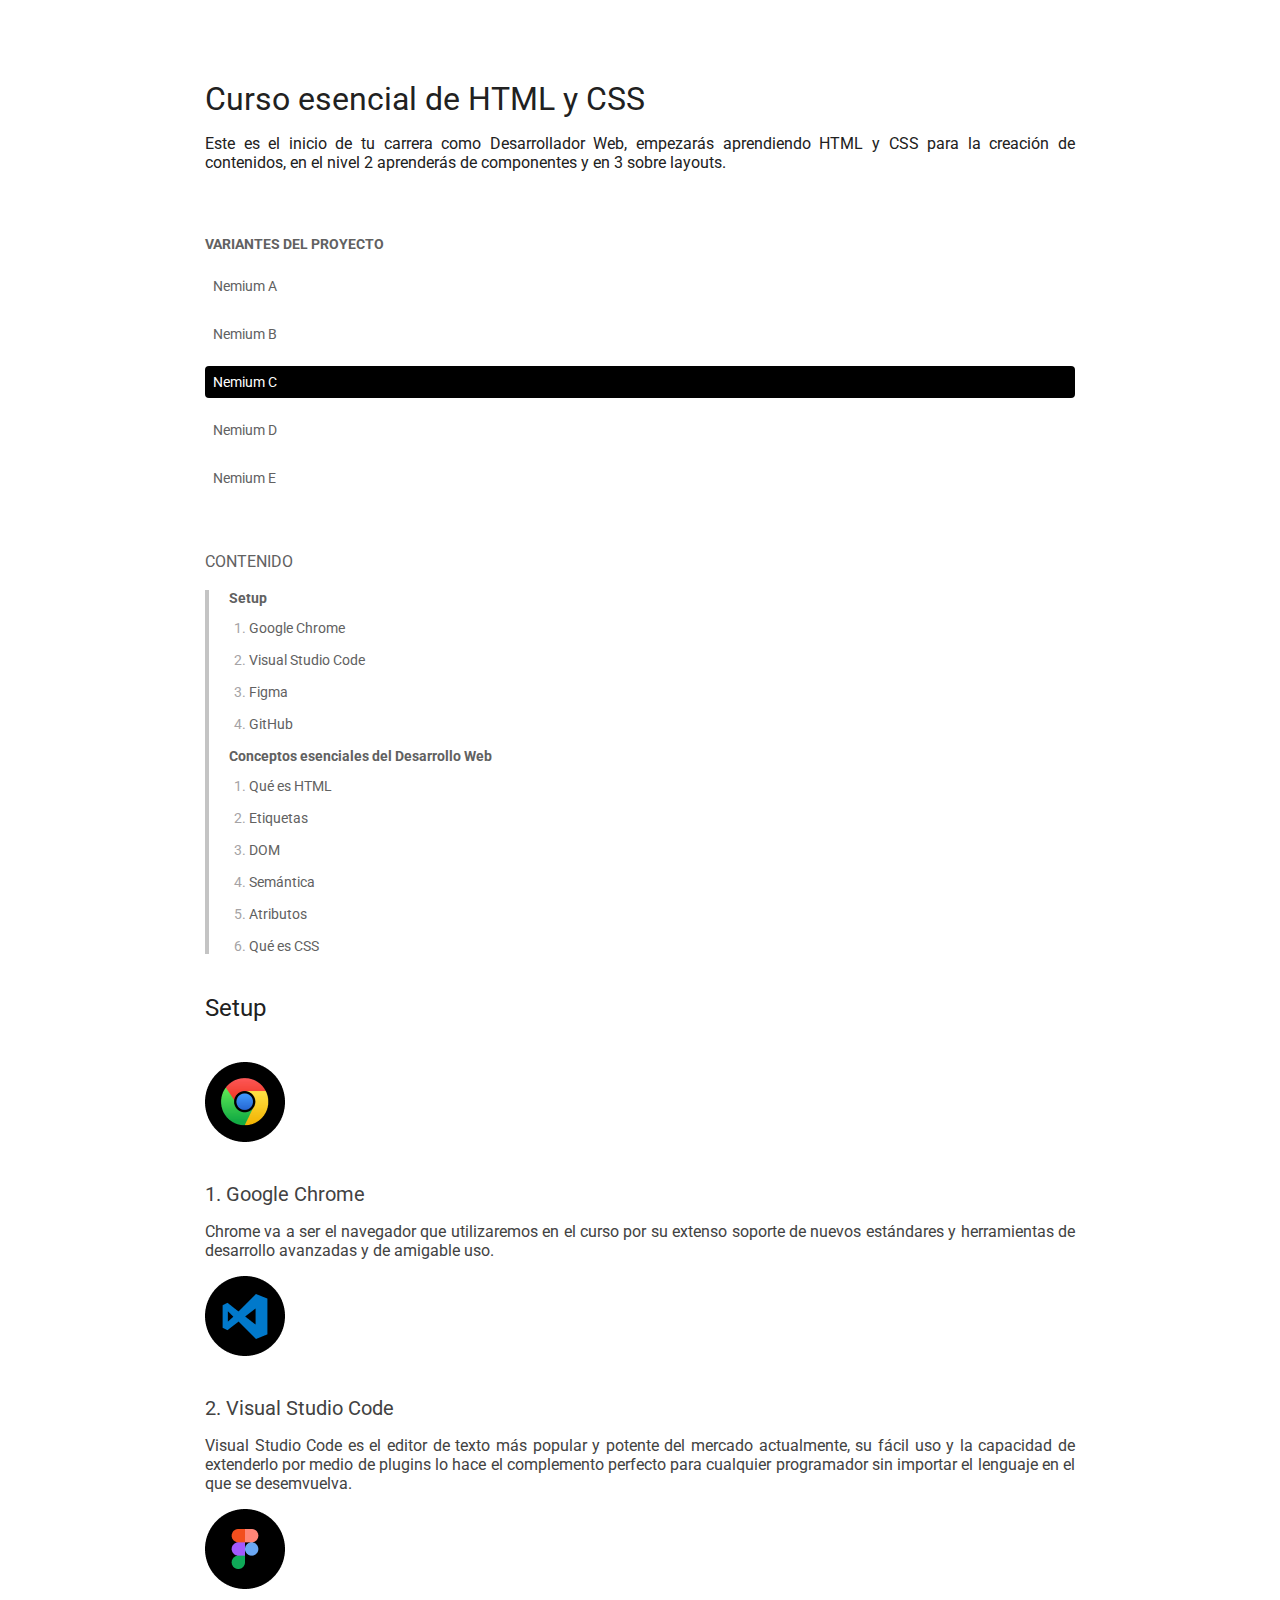
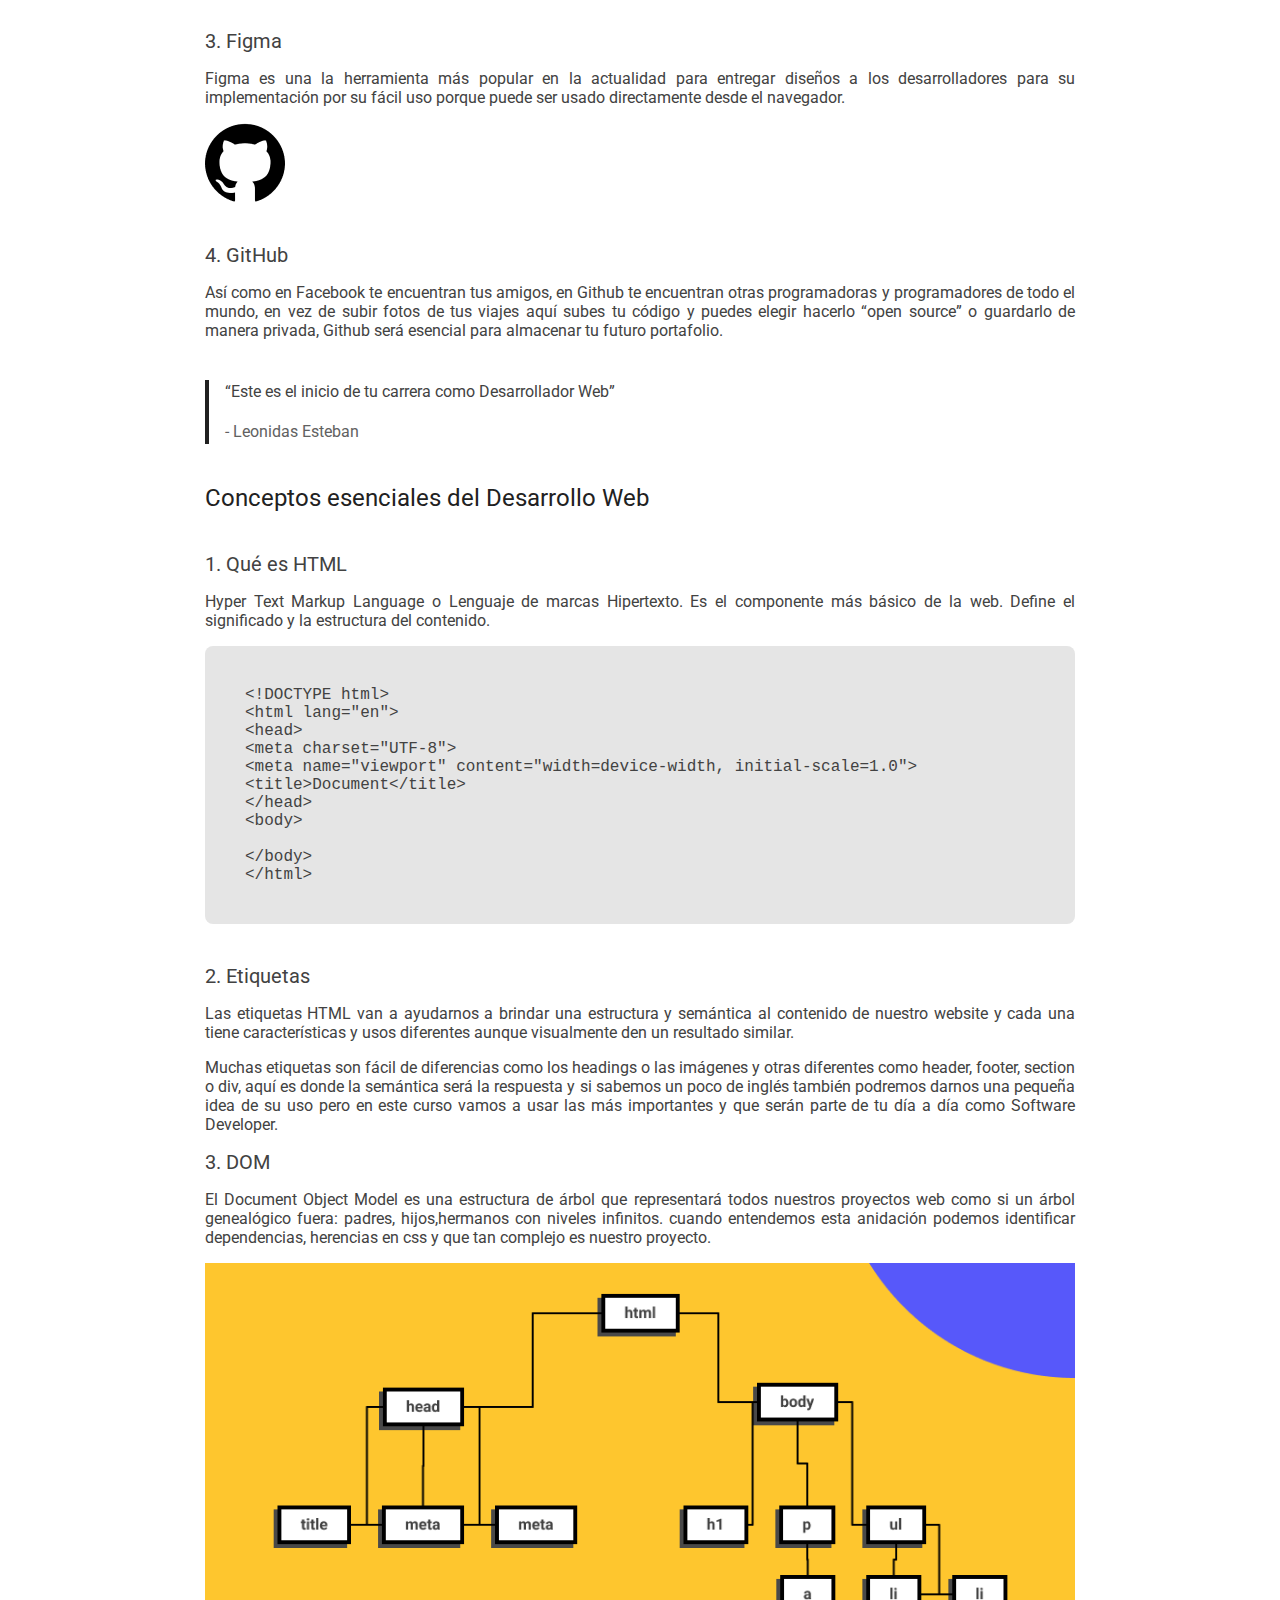
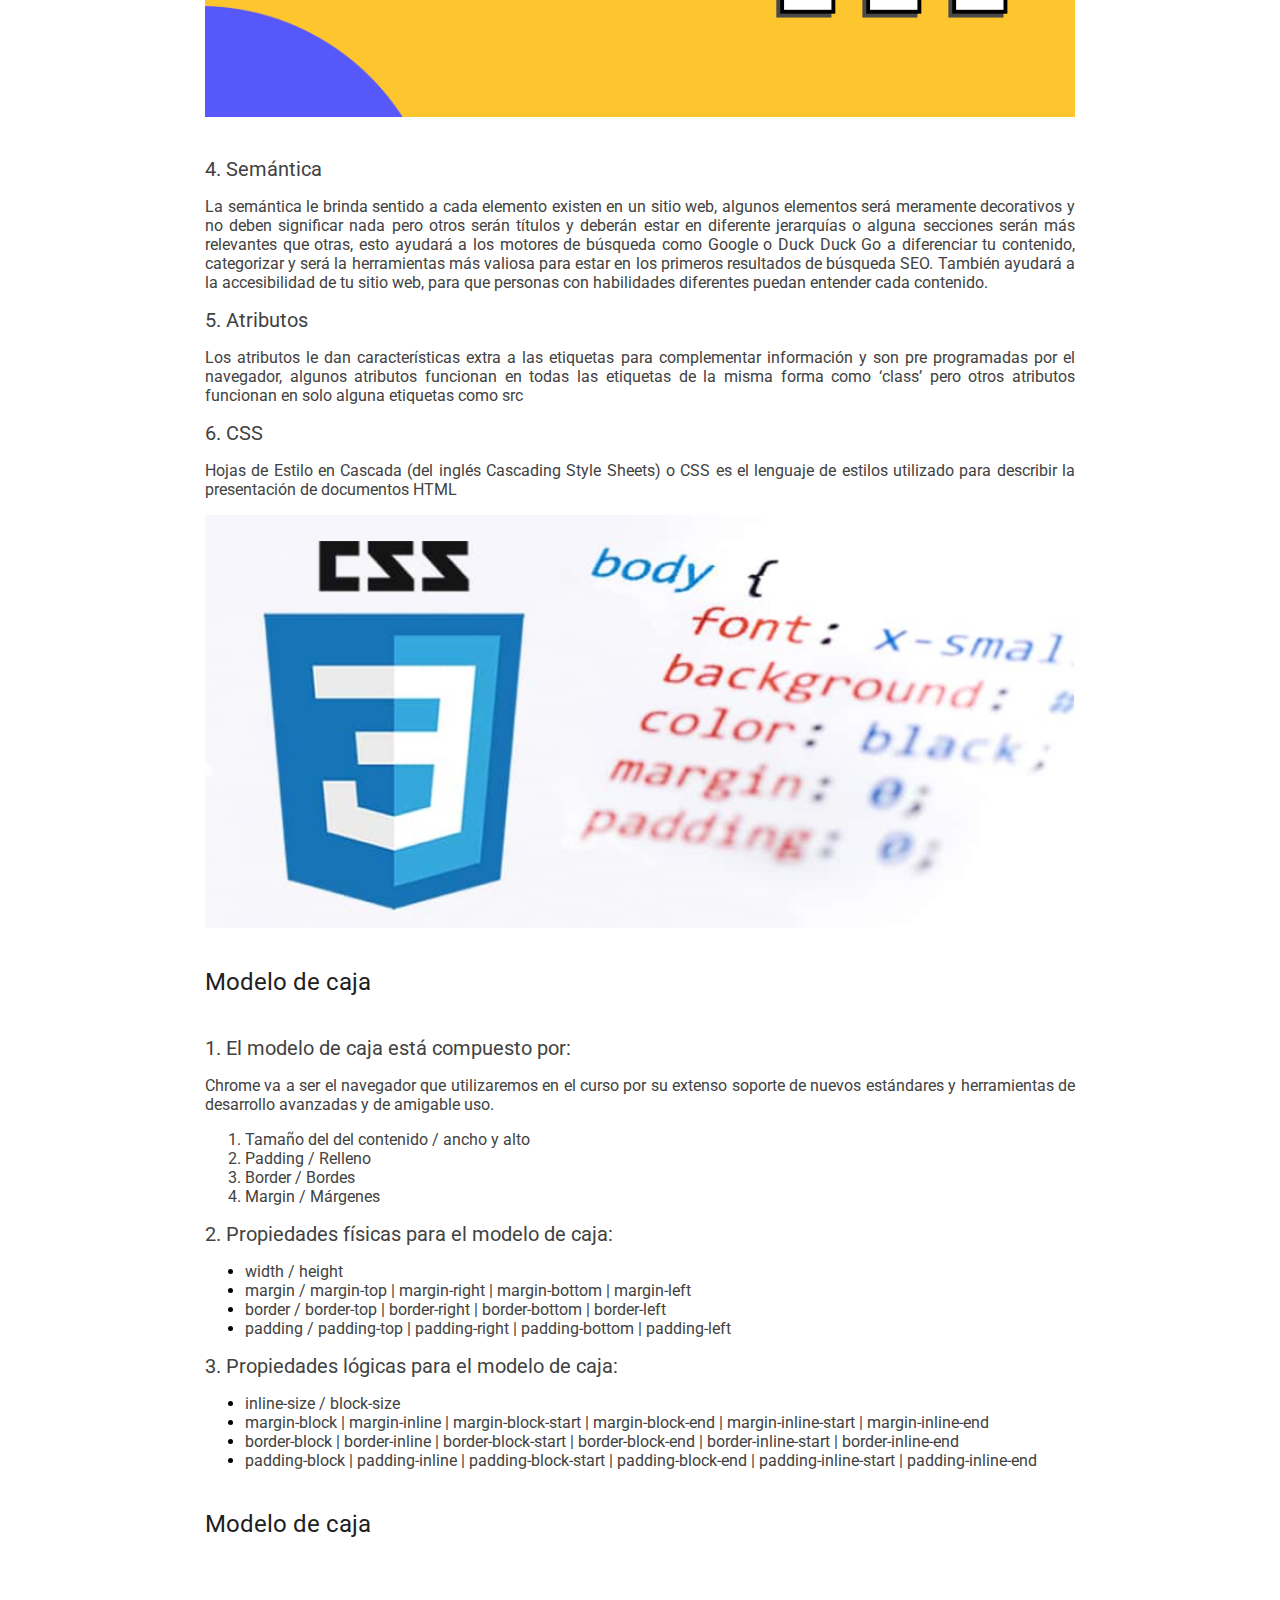
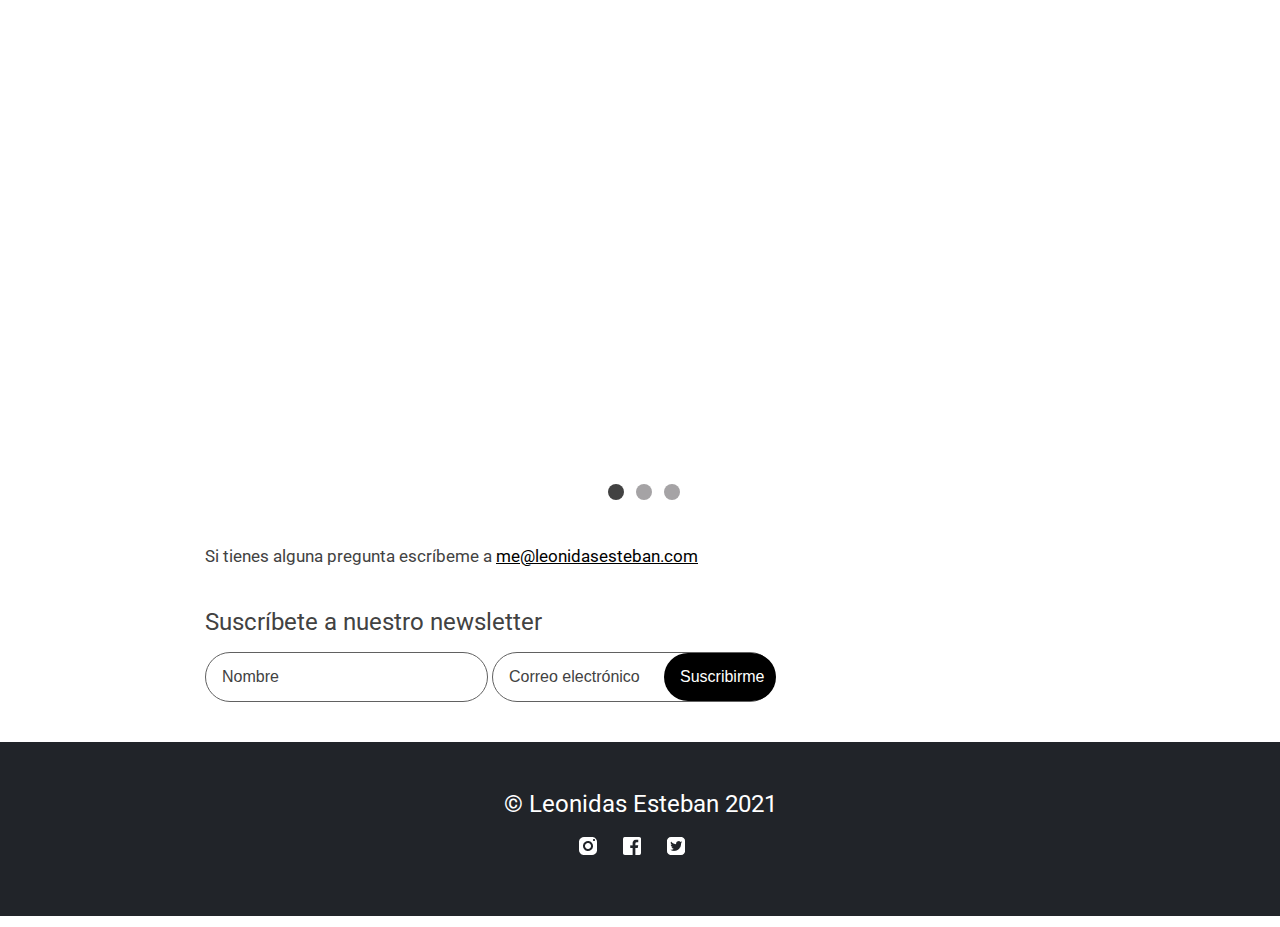
<file: indexc.html>
<!DOCTYPE html>
<html lang="es">
<head>
    <meta charset="UTF-8">
    <meta name="viewport" content="width=device-width, initial-scale=1.0">
    <title>Proyecto Curso Esencial Html Css</title>
    <link rel="stylesheet" href="css/stylesc.css">
    <link rel="preconnect" href="https://fonts.googleapis.com">
    <link rel="preconnect" href="https://fonts.gstatic.com" crossorigin>
    <link href="https://fonts.googleapis.com/css2?family=Roboto:wght@400;500;700&display=swap" rel="stylesheet">

    <meta property="og:title" content="Mi proyecto del Curso Esencial Html y Css" />
    <meta property="og:type" content="website" />
    <meta property="og:description" content="Todo lo que necesitas saber en tu día a día como Frontend" />
    <meta property="og:url" content="https://danielamc9.github.io/curso-esencial-html-css/"/>
    <meta property="og:image" content="https://danielamc9.github.io/curso-esencial-html-css/images/dom.png" />

    <link rel="apple-touch-icon" sizes="57x57" href="./favicon/apple-icon-57x57.png">
    <link rel="apple-touch-icon" sizes="60x60" href="./favicon/apple-icon-60x60.png">
    <link rel="apple-touch-icon" sizes="72x72" href="./favicon/apple-icon-72x72.png">
    <link rel="apple-touch-icon" sizes="76x76" href="./favicon/apple-icon-76x76.png">
    <link rel="apple-touch-icon" sizes="114x114" href="./favicon/apple-icon-114x114.png">
    <link rel="apple-touch-icon" sizes="120x120" href="./favicon/apple-icon-120x120.png">
    <link rel="apple-touch-icon" sizes="144x144" href="./favicon/apple-icon-144x144.png">
    <link rel="apple-touch-icon" sizes="152x152" href="./favicon/apple-icon-152x152.png">
    <link rel="apple-touch-icon" sizes="180x180" href="./favicon/apple-icon-180x180.png">
    <link rel="icon" type="image/png" sizes="192x192"  href="./favicon/android-icon-192x192.png">
    <link rel="icon" type="image/png" sizes="32x32" href="./favicon/favicon-32x32.png">
    <link rel="icon" type="image/png" sizes="96x96" href="./favicon/favicon-96x96.png">
    <link rel="icon" type="image/png" sizes="16x16" href="./favicon/favicon-16x16.png">
    <link rel="manifest" href="/manifest.json">
    <meta name="msapplication-TileColor" content="#ffffff">
    <meta name="msapplication-TileImage" content="/ms-icon-144x144.png">
    <meta name="theme-color" content="#ffffff">
</head>
<body>

    <div class="header">
        <div class="wrapper">        

            <div class="header-content">

                <h1>Curso esencial de HTML y CSS</h1>

                <p>Este es el inicio de tu carrera como Desarrollador Web, empezarás aprendiendo HTML y CSS para la creación de contenidos, 
                    en el nivel 2 aprenderás de componentes y en 3 sobre layouts.
                </p>

                <header>

                    <div class="header-2">
                        <p>VARIANTES DEL PROYECTO</p>
                        
                            <li class="header-menu">
                                <a href="index.html">Nemium A</a>
                            </li>

                            <li class="header-menu">
                                <a href="indexb.html">Nemium B</a>
                            </li>

                            <li class="header-menu">
                                <a href="indexc.html" class="template">Nemium C</a>
                            </li>

                            <li class="header-menu"> 
                                <a href="indexd.html">Nemium D</a>
                            </li>

                            <li class="header-menu">
                                <a href="indexe.html">Nemium E</a>
                            </li>
                    </div>

                    <p class="title-header">CONTENIDO</p>
                    <nav>
                        <details open>
                            <summary>
                               Setup
                            </summary>
                            <ol>
                                <li>
                                    <a href="#google-chrome">
                                    Google Chrome
                                    </a>
                                </li>
                                <li>
                                    <a href="#vsc">
                                    Visual Studio Code
                                    </a>
                                </li>
                                <li>
                                    <a href="#figma">
                                    Figma
                                    </a>
                                </li>
                                <li>
                                    <a href="#github">
                                    GitHub
                                    </a>
                                </li>
                            </ol>
                        </details>  
                        <details open>
                            <summary>
                                Conceptos esenciales del Desarrollo Web
                            </summary>
                            <ol>
                                <li>
                                    <a href="#html">
                                    Qué es HTML
                                    </a>
                                </li>
                                <li>
                                    <a href="#etiquetas">
                                    Etiquetas
                                    </a>
                                </li>
                                <li>
                                    <a href="#dom">
                                    DOM
                                    </a>
                                </li>
                                <li>
                                    <a href="#semantica">
                                    Semántica
                                    </a>
                                </li>
                                <li>
                                    <a href="#atributos">
                                    Atributos
                                    </a>
                                </li>
                                <li>
                                    <a href="#css">
                                    Qué es CSS
                                    </a>
                                </li>
                            </ol>
                        </details>          
                    </nav>
                </header>
            </div>
        </div>
    </div>

        <main class="main">
           
            <div class="wrapper">
                <div class="main-content">
                    <hr>

            <section class="section-content">
                <h2>Setup</h2>
    
                <img src="./images/Google Chrome.png" alt="Logo de Google Chrome" title="Logo de Google Chrome">
                <h3 id="google-chrome">Google Chrome</h3>
                <p>Chrome va a ser el navegador que utilizaremos en el curso por su extenso soporte de nuevos estándares y herramientas de 
                   desarrollo avanzadas y de amigable uso.
                </p>
            
                <img src="./images/Visual Studio Code.png" alt="Logo del editor de código Visual Studio Code" title="Logo del editor de código Visual Studio Code">
                <h3 id="vsc">Visual Studio Code</h3>
                <p>Visual Studio Code es el editor de texto más popular y potente del mercado actualmente, su fácil uso y la capacidad de 
                   extenderlo por medio de plugins lo hace el complemento perfecto para cualquier programador sin importar el lenguaje en el 
                   que se desemvuelva.
                </p>
            
                <img src="./images/Figma.png" alt="Logo de Figma" title="Logo de Figma">
                <h3 id="figma">Figma</h3>
                <p>Figma es una la herramienta más popular en la actualidad para entregar diseños a los desarrolladores para su implementación 
                    por su fácil uso porque puede ser usado directamente desde el navegador.
                </p>
            
                <img src="./images/GitHub.png" alt="Logo de GitHub" title="Logo de GitHub">
                <h3 id="github">GitHub</h3>
                <p>Así como en Facebook te encuentran tus amigos, en Github te encuentran otras programadoras y programadores de todo 
                   el mundo, en vez de subir fotos de tus viajes aquí subes tu código y puedes elegir hacerlo “open source” o guardarlo 
                   de manera privada, Github será esencial para almacenar tu futuro portafolio.
                </p>

                <blockquote>
                    <p>“Este es el inicio de tu carrera como Desarrollador Web”</p>
                    <p>
                        <span>Leonidas Esteban</span>
                    </p>
                </blockquote>

            </section>
    
            <hr>

            <section class="section-content">
                <h2>Conceptos esenciales del Desarrollo Web</h2>
    
            <h3 id="html">Qué es HTML</h3>
            <p>
                Hyper Text Markup Language o Lenguaje de marcas Hipertexto. Es el componente más básico de la web. Define el
                significado y la estructura del contenido.
            </p>
    
            <pre>
&lt;!DOCTYPE html&gt;
&lt;html lang=&quot;en&quot;&gt;
&lt;head&gt;
&lt;meta charset=&quot;UTF-8&quot;&gt;
&lt;meta name=&quot;viewport&quot; content=&quot;width=device-width, initial-scale=1.0&quot;&gt;
&lt;title&gt;Document&lt;/title&gt;
&lt;/head&gt;
&lt;body&gt;
    
&lt;/body&gt;
&lt;/html&gt;</pre>
    
            <h3 id="etiquetas">Etiquetas</h3>
            <p>
                Las etiquetas HTML van a ayudarnos a brindar una estructura y semántica al contenido de nuestro website y cada
                una tiene características y usos diferentes aunque visualmente den un resultado similar.
            </p>
            <p>
                Muchas etiquetas son fácil de diferencias como los headings o las imágenes y otras diferentes como header, 
                footer, section o div, aquí es donde la semántica será la respuesta y si sabemos un poco de inglés también
                podremos darnos una pequeña idea de su uso pero en este curso vamos a usar las más importantes y que serán 
                parte de tu día a día como Software Developer.
            </p>
    
            <h3 id="dom">DOM</h3>
            <p>
                El Document Object Model es una estructura de árbol que representará todos nuestros proyectos web como si 
                un árbol genealógico fuera: padres, hijos,hermanos con niveles infinitos. cuando entendemos esta anidación 
                podemos identificar dependencias, herencias en css y que tan complejo es nuestro proyecto.  
            </p>
    
            <img src="./images/dom.png" alt="Estructura de árbol que representa al Document Object Model" title="Estructura de árbol que representa al Document Object Model">
    
    
            <h3 id="semantica">Semántica</h3>
            <p>
                La semántica le brinda sentido a cada elemento existen en un sitio web, algunos elementos será meramente
                decorativos y no deben significar nada pero otros serán títulos y deberán estar en diferente jerarquías 
                o alguna secciones serán más relevantes que otras, esto ayudará a los motores de búsqueda como Google o 
                Duck Duck Go a diferenciar tu contenido, categorizar y será la herramientas más valiosa para estar en 
                los primeros resultados de búsqueda SEO. También ayudará a la accesibilidad de tu sitio web, para que 
                personas con habilidades diferentes puedan entender cada contenido.
            </p>
    
            <h3 id="atributos">Atributos</h3>
            <p>
                Los atributos le dan características extra a las etiquetas para complementar información y son pre 
                programadas por el navegador, algunos atributos funcionan en todas las etiquetas de la misma forma
                 como ‘class’ pero otros atributos funcionan en solo alguna etiquetas como src
            </p>
    
            <h3 id="css">CSS</h3>
            <p>
                Hojas de Estilo en Cascada (del inglés Cascading Style Sheets) o CSS es el lenguaje de estilos
                utilizado para describir la presentación de documentos HTML
            </p>
    
            <img src="./images/css.png" alt="Hojas de Estilo en Cascada" title="Hojas de Estilo en Cascada">
            </section>

            
            <section class="section-content">
                <h2>Modelo de caja</h2>
                <h3>El modelo de caja está compuesto por:</h3>
                <p>Chrome va a ser el navegador que utilizaremos en el curso por su extenso soporte de nuevos 
                    estándares y herramientas de desarrollo avanzadas y de amigable uso.
                </p>
                <ol>
                    <li>Tamaño del del contenido / ancho y alto</li>
                    <li>Padding / Relleno</li>
                    <li>Border / Bordes</li>
                    <li>Margin / Márgenes</li>
                </ol>
        
                <h3>Propiedades físicas para el modelo de caja:</h3>
                <ul>
                    <li>width / height</li>
                    <li>margin / margin-top | margin-right | margin-bottom | margin-left</li>
                    <li>border / border-top | border-right | border-bottom | border-left</li>
                    <li>padding / padding-top | padding-right | padding-bottom | padding-left</li>
                </ul>
        
                <h3>Propiedades lógicas para el modelo de caja:</h3>
                <ul>
                    <li>inline-size / block-size</li>
                    <li>margin-block | margin-inline | margin-block-start | margin-block-end | margin-inline-start | margin-inline-end</li>
                    <li>border-block | border-inline | border-block-start | border-block-end | border-inline-start | border-inline-end</li>
                    <li>padding-block | padding-inline | padding-block-start | padding-block-end | padding-inline-start | padding-inline-end</li>
                </ul>
            </section>

                <div class="section-content">
                   <h2>Modelo de caja</h2>
                   <div class="slider">
                        <scroll-contrainer class="slider-container">
                            <scroll-page class="slider-slide" id="video-1">
                                <iframe class="video" width="560" height="315" src="https://www.youtube.com/embed/5f5Ig_U2Bpk" title="YouTube video player" frameborder="0" allow="accelerometer; autoplay; clipboard-write; encrypted-media; gyroscope; picture-in-picture; web-share" allowfullscreen></iframe>
                            </scroll-page>
                            <scroll-page class="slider-slide" id="video-2">
                                <iframe class="video" width="560" height="315" src="https://www.youtube.com/embed/g3CbDto2zzs" title="YouTube video player" frameborder="0" allow="accelerometer; autoplay; clipboard-write; encrypted-media; gyroscope; picture-in-picture; web-share" allowfullscreen></iframe>
                            </scroll-page>
                                <scroll-page class="slider-slide" id="video-3">
                                    <iframe class="video" width="560" height="315" src="https://www.youtube.com/embed/5f5Ig_U2Bpk" title="YouTube video player" frameborder="0" allow="accelerometer; autoplay; clipboard-write; encrypted-media; gyroscope; picture-in-picture; web-share" allowfullscreen></iframe>
                                </scroll-page>
                            </scroll-contrainer>
                        <div class="slider-bullet-list">
                            <a href="#video-1" class="slider-bullet"></a> 
                            <a href="#video-2" class="slider-bullet"></a>
                            <a href="#video-3" class="slider-bullet"></a>
                        </div>
                   </div>
                </div>
                <p class="email">
                    Si tienes alguna pregunta escríbeme a
                    <a class="email-link" href="mailto:me@leonidasesteban.com">me@leonidasesteban.com</a> 
                </p>
                <div class="section-content">
                    <h2 class="form-title">Suscríbete a nuestro newsletter</h2>
                    <form action="#" class="form">
                        <input type="text" required placeholder="Nombre">
                        <input type="email" required placeholder="Correo electrónico">
                        <input type="submit" value="Suscribirme">
                    </form>
                </div>
                </div>
            </div>
           
        </main>

        
         <footer class="footer">
            <section class="footer-content">
                <h3 class="title-footer">&copy; Leonidas Esteban 2021</h3>
                <ul class="footer-contact">
                    <li class="footer-item">
                        <a href="#" class="footer-link">
                            <img src="./images/instagram1.png" alt="instagram" class="footer-img">
                        </a>
                    
                        <a href="#" class="footer-link">
                            <img src="./images/facebook2.png" alt="Facebook" class="footer-img">
                        </a>

                        <a href="#" class="footer-link">
                            <img src="./images/twitter2.png" alt="twitter" class="footer-img">
                        </a>
                    </li>

                </ul>
            </section>
         </footer>


        <script src="menu.js"></script>
    </body>
</html>
</file>
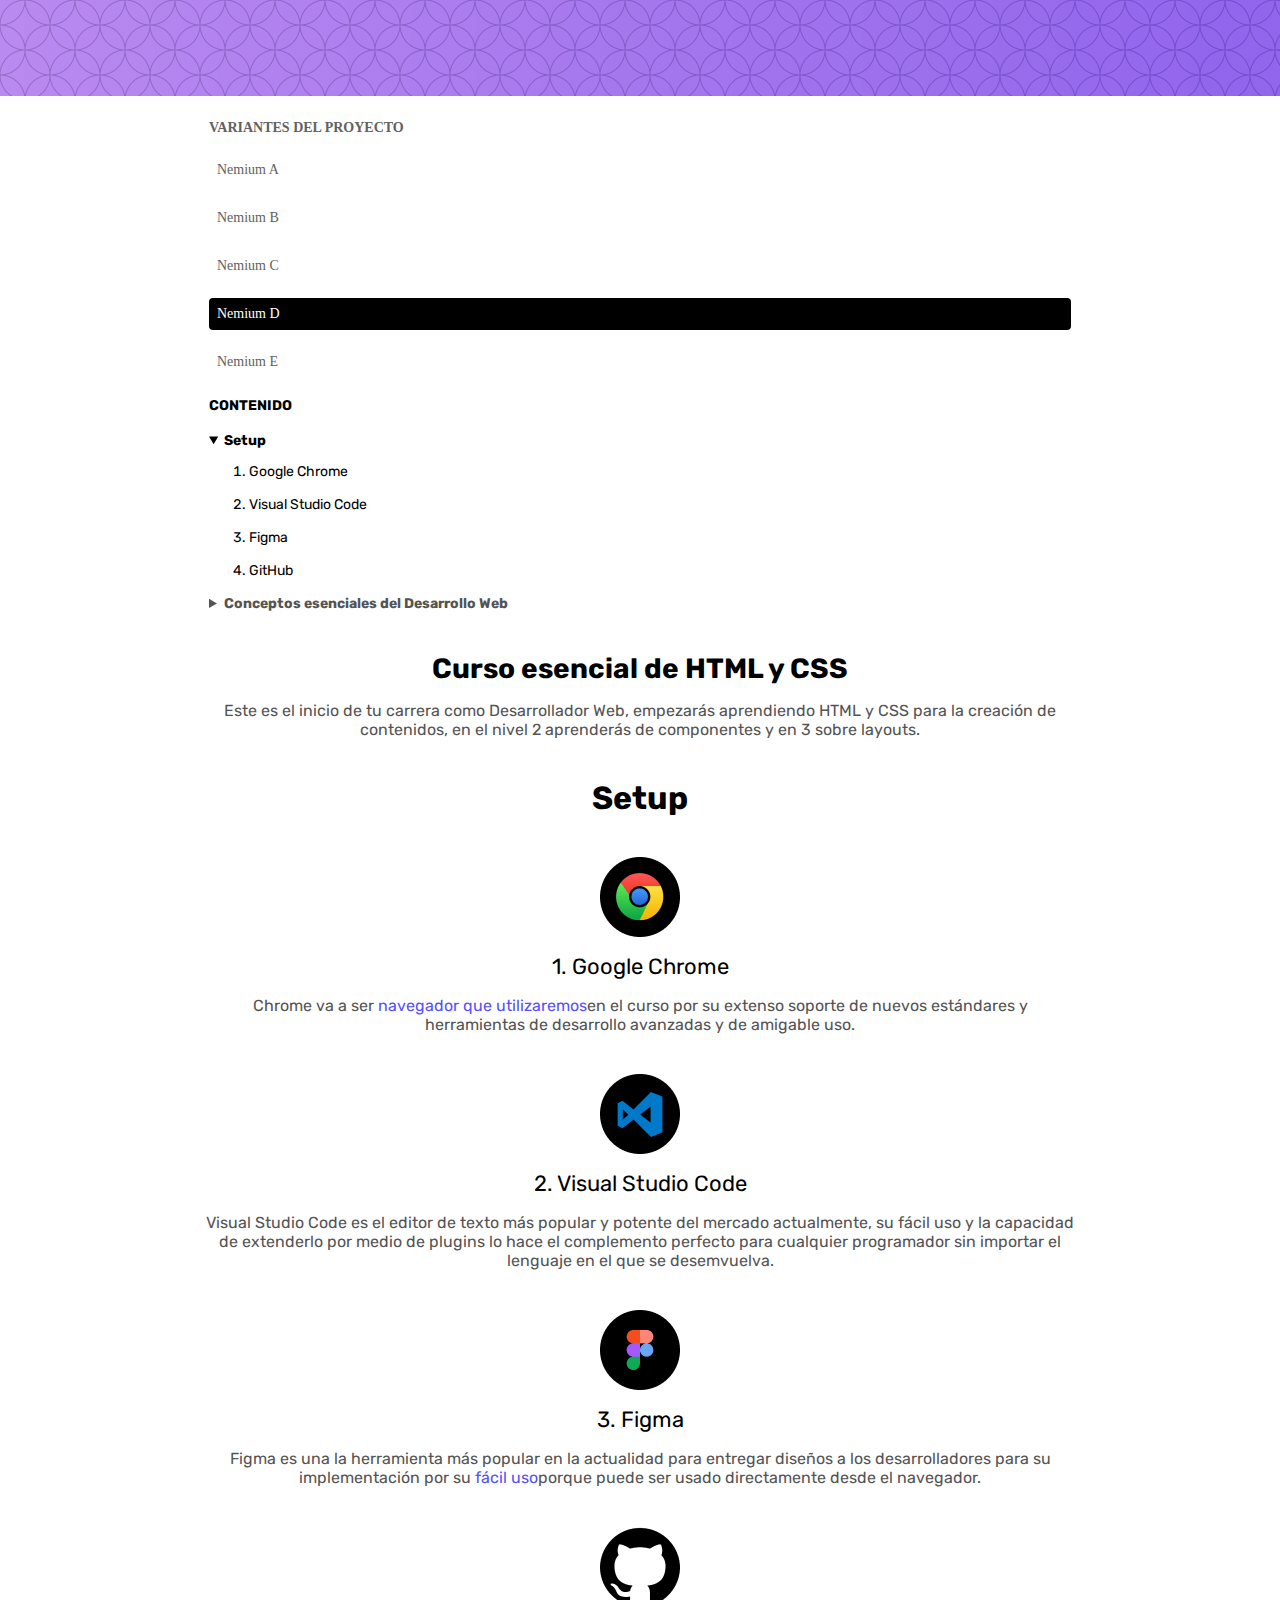
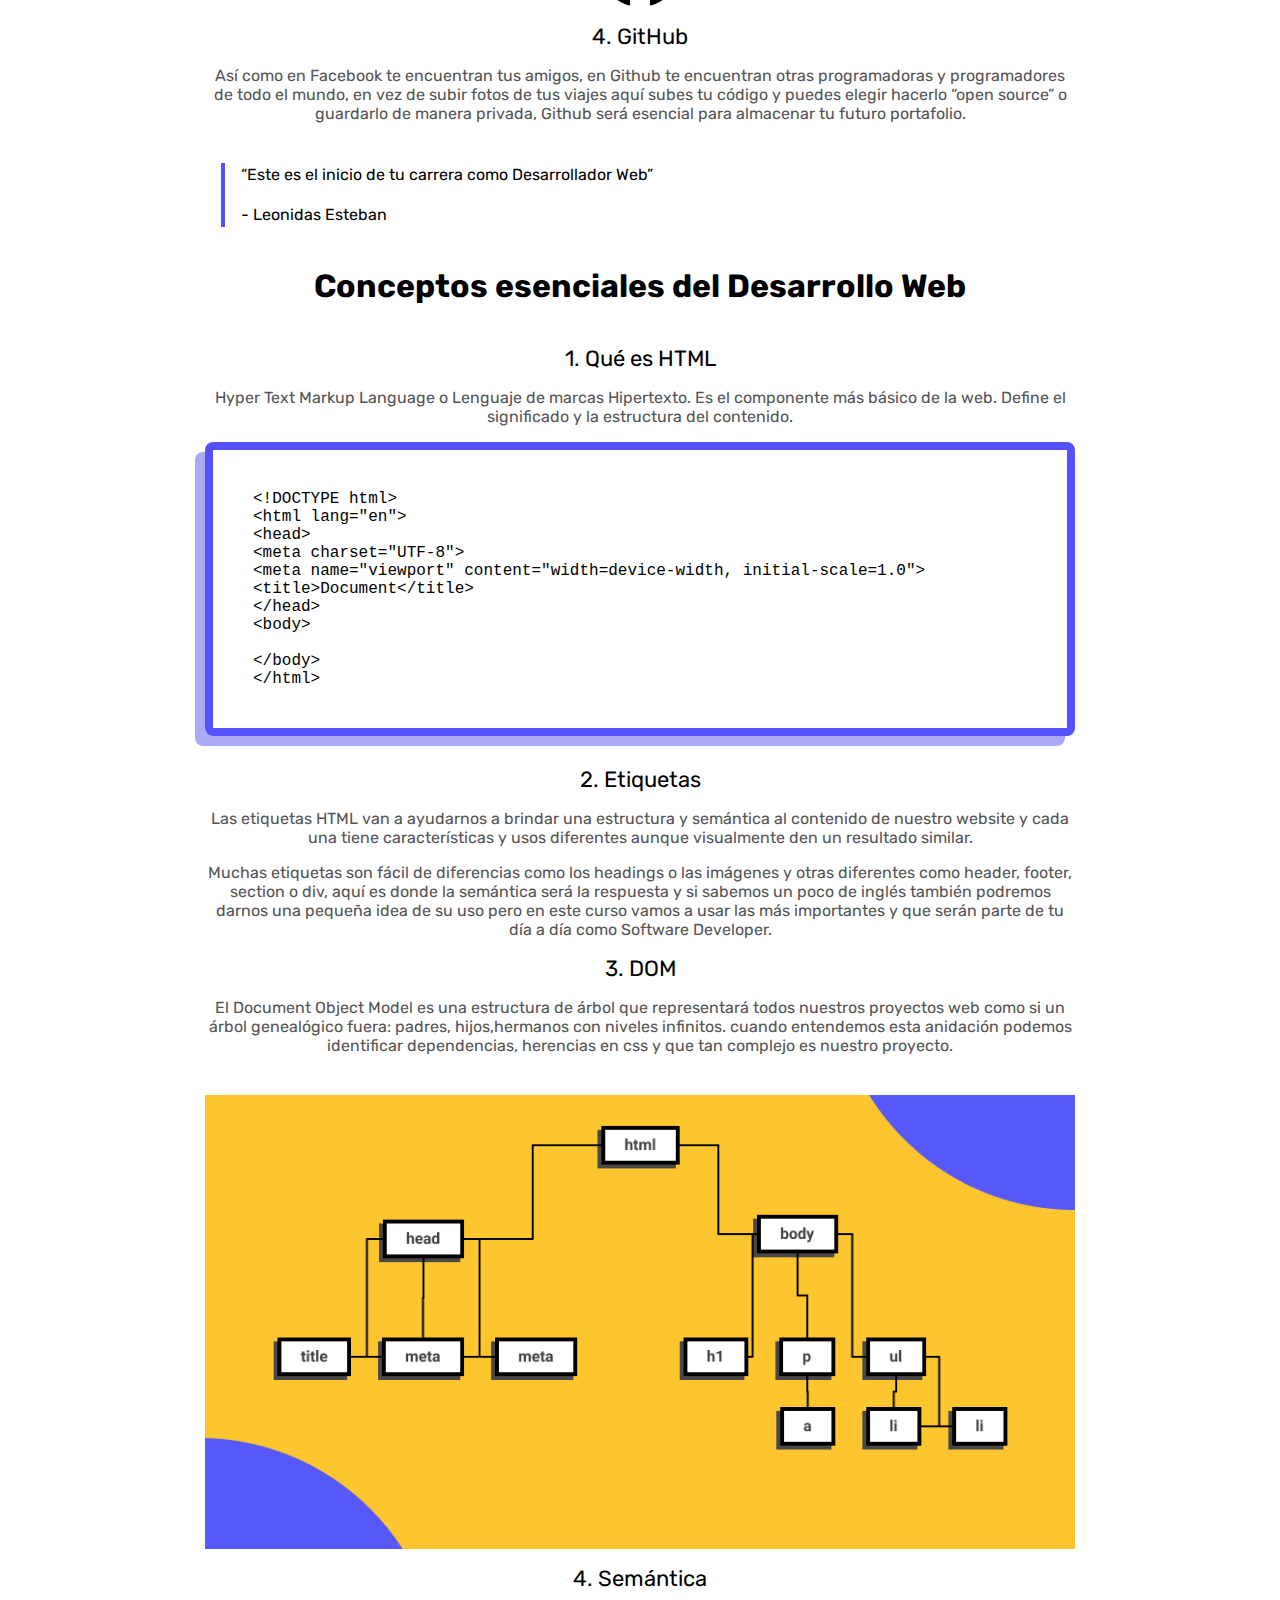
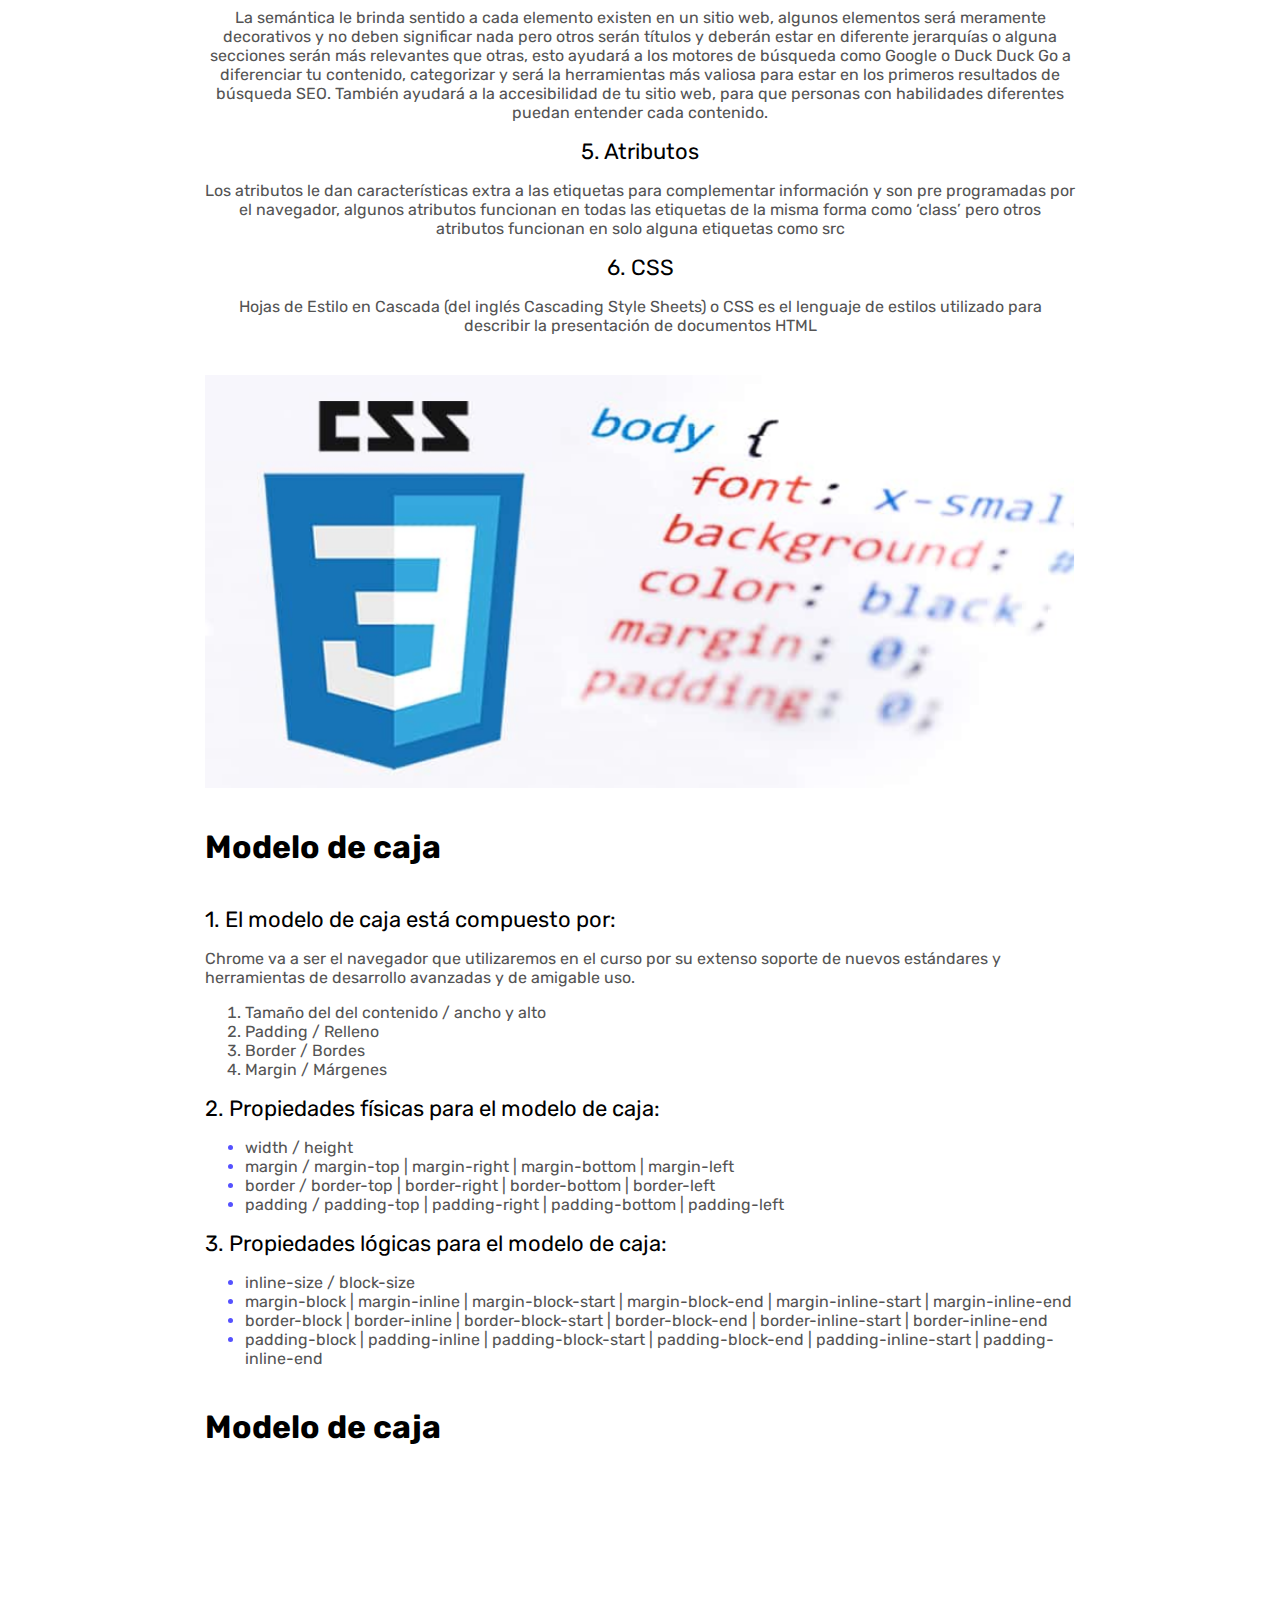
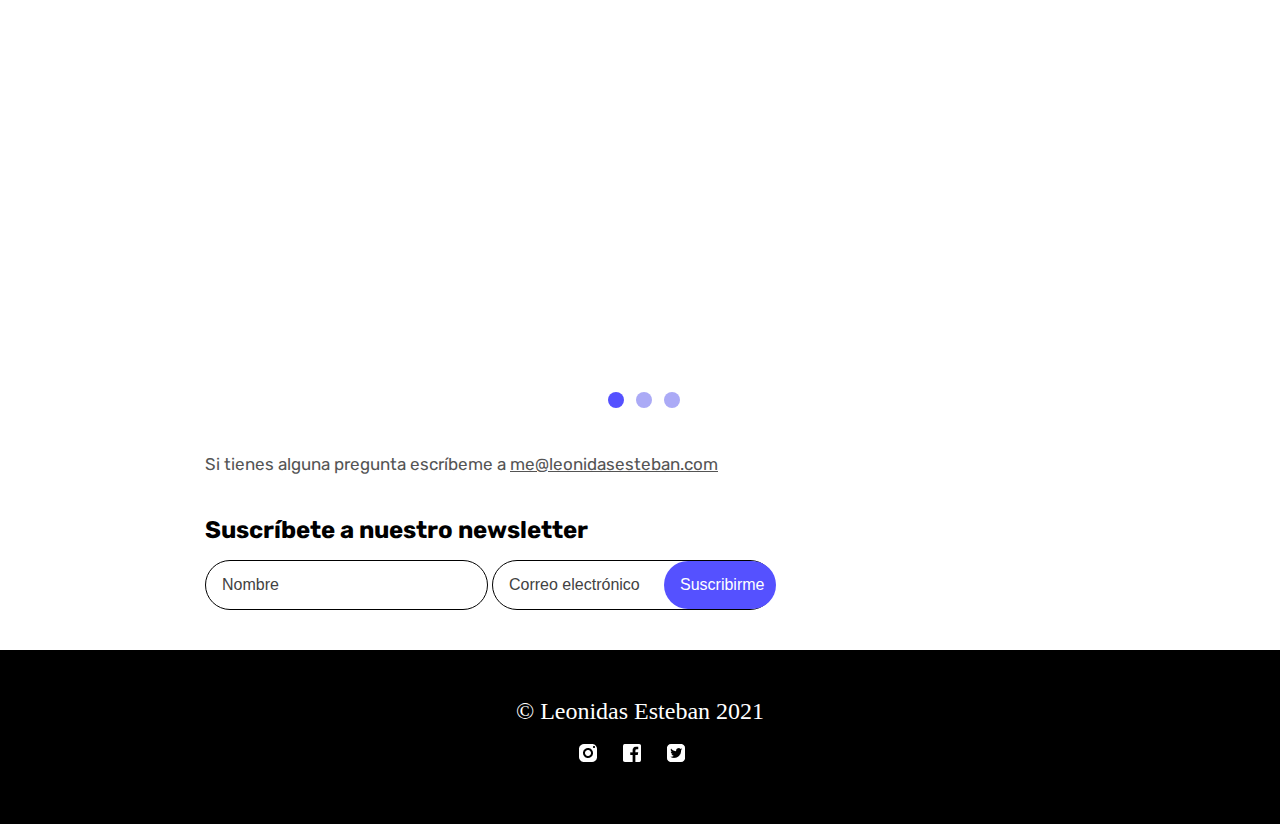
<file: indexd.html>
<!DOCTYPE html>
<html lang="es">
<head>
    <meta charset="UTF-8">
    <meta name="viewport" content="width=device-width, initial-scale=1.0">
    <title>Proyecto Curso Esencial Html Css</title>
    <link rel="stylesheet" href="css/stylesd.css">
    <link rel="preconnect" href="https://fonts.googleapis.com">
    <link rel="preconnect" href="https://fonts.gstatic.com" crossorigin>
    <link href="https://fonts.googleapis.com/css2?family=Rubik:wght@400;500;600;700&display=swap" rel="stylesheet">

    <meta property="og:title" content="Mi proyecto del Curso Esencial Html y Css" />
    <meta property="og:type" content="website" />
    <meta property="og:description" content="Todo lo que necesitas saber en tu día a día como Frontend" />
    <meta property="og:url" content="https://danielamc9.github.io/curso-esencial-html-css/"/>
    <meta property="og:image" content="https://danielamc9.github.io/curso-esencial-html-css/images/dom.png" />

    <link rel="apple-touch-icon" sizes="57x57" href="./favicon/apple-icon-57x57.png">
    <link rel="apple-touch-icon" sizes="60x60" href="./favicon/apple-icon-60x60.png">
    <link rel="apple-touch-icon" sizes="72x72" href="./favicon/apple-icon-72x72.png">
    <link rel="apple-touch-icon" sizes="76x76" href="./favicon/apple-icon-76x76.png">
    <link rel="apple-touch-icon" sizes="114x114" href="./favicon/apple-icon-114x114.png">
    <link rel="apple-touch-icon" sizes="120x120" href="./favicon/apple-icon-120x120.png">
    <link rel="apple-touch-icon" sizes="144x144" href="./favicon/apple-icon-144x144.png">
    <link rel="apple-touch-icon" sizes="152x152" href="./favicon/apple-icon-152x152.png">
    <link rel="apple-touch-icon" sizes="180x180" href="./favicon/apple-icon-180x180.png">
    <link rel="icon" type="image/png" sizes="192x192"  href="./favicon/android-icon-192x192.png">
    <link rel="icon" type="image/png" sizes="32x32" href="./favicon/favicon-32x32.png">
    <link rel="icon" type="image/png" sizes="96x96" href="./favicon/favicon-96x96.png">
    <link rel="icon" type="image/png" sizes="16x16" href="./favicon/favicon-16x16.png">
    <link rel="manifest" href="/manifest.json">
    <meta name="msapplication-TileColor" content="#ffffff">
    <meta name="msapplication-TileImage" content="/ms-icon-144x144.png">
    <meta name="theme-color" content="#ffffff">
</head>
<body>

    <div class="hero"></div>

    <div class="header">
        <div class="wrapper">        

            <div class="header-content">

                <header>

                    <div class="header-2">
                        <p>VARIANTES DEL PROYECTO</p>
                        
                            <li class="header-menu">
                                <a href="index.html">Nemium A</a>
                            </li>

                            <li class="header-menu">
                                <a href="indexb.html">Nemium B</a>
                            </li>

                            <li class="header-menu">
                                <a href="indexc.html">Nemium C</a>
                            </li>

                            <li class="header-menu"> 
                                <a href="indexd.html" class="template">Nemium D</a>
                            </li>

                            <li class="header-menu">
                                <a href="indexe.html">Nemium E</a>
                            </li>
                    </div>

                    <p class="title-header">CONTENIDO</p>
                    <nav>
                        <details open>
                            <summary>
                               Setup
                            </summary>
                            <ol>
                                    <li>
                                        <a href="#google-chrome">
                                        Google Chrome
                                        </a>
                                    </li>

                                <li>
                                    <a href="#vsc">
                                    Visual Studio Code
                                    </a>
                                </li>
                                <li>
                                    <a href="#figma">
                                    Figma
                                    </a>
                                </li>
                                <li>
                                    <a href="#github">
                                    GitHub
                                    </a>
                                </li>
                            </ol>
                        </details>  
                        <details>
                            <summary class="summary-title">
                                Conceptos esenciales del Desarrollo Web
                            </summary>
                            <ol>
                                <li>
                                    <a href="#html">
                                    Qué es HTML
                                    </a>
                                </li>
                                <li>
                                    <a href="#etiquetas">
                                    Etiquetas
                                    </a>
                                </li>
                                <li>
                                    <a href="#dom">
                                    DOM
                                    </a>
                                </li>
                                <li>
                                    <a href="#semantica">
                                    Semántica
                                    </a>
                                </li>
                                <li>
                                    <a href="#atributos">
                                    Atributos
                                    </a>
                                </li>
                                <li>
                                    <a href="#css">
                                    Qué es CSS
                                    </a>
                                </li>
                            </ol>
                        </details>          
                    </nav>
                </header>
            </div>
        </div>
    </div>

        <main class="main">
           
            <div class="wrapper">
                <div class="main-content">

                    <h1 class="align">Curso esencial de HTML y CSS</h1>

                    <p class="align">Este es el inicio de tu carrera como Desarrollador Web, empezarás aprendiendo HTML y CSS para la creación de contenidos, 
                        en el nivel 2 aprenderás de componentes y en 3 sobre layouts.
                    </p>
    

                    <hr>

            <section class="section-content align">
                <h2>Setup</h2>
    
                <img src="./images/Google Chrome.png" alt="Logo de Google Chrome" title="Logo de Google Chrome">
                <h3 id="google-chrome">Google Chrome</h3>
                <p>Chrome va a ser <span>navegador que utilizaremos</span>en el curso por su extenso soporte de nuevos estándares y herramientas de 
                   desarrollo avanzadas y de amigable uso.
                </p>
            
                <img src="./images/Visual Studio Code.png" alt="Logo del editor de código Visual Studio Code" title="Logo del editor de código Visual Studio Code">
                <h3 id="vsc">Visual Studio Code</h3>
                <p>Visual Studio Code es el editor de texto más popular y potente del mercado actualmente, su fácil uso y la capacidad de 
                   extenderlo por medio de plugins lo hace el complemento perfecto para cualquier programador sin importar el lenguaje en el 
                   que se desemvuelva.
                </p>
            
                <img src="./images/Figma.png" alt="Logo de Figma" title="Logo de Figma">
                <h3 id="figma">Figma</h3>
                <p>Figma es una la herramienta más popular en la actualidad para entregar diseños a los desarrolladores para su implementación 
                    por su <span>fácil uso</span>porque puede ser usado directamente desde el navegador.
                </p>
            
                <img src="./images/GitHub.png" alt="Logo de GitHub" title="Logo de GitHub">
                <h3 id="github">GitHub</h3>
                <p>Así como en Facebook te encuentran tus amigos, en Github te encuentran otras programadoras y programadores de todo 
                   el mundo, en vez de subir fotos de tus viajes aquí subes tu código y puedes elegir hacerlo “open source” o guardarlo 
                   de manera privada, Github será esencial para almacenar tu futuro portafolio.
                </p>

                <blockquote>
                    <p>“Este es el inicio de tu carrera como Desarrollador Web”</p>
                    <p>
                        <span>Leonidas Esteban</span>
                    </p>
                </blockquote>

            </section>
    
            <hr>

            <section class="section-content align">
                <h2>Conceptos esenciales del Desarrollo Web</h2>
    
            <h3 id="html">Qué es HTML</h3>
            <p>
                Hyper Text Markup Language o Lenguaje de marcas Hipertexto. Es el componente más básico de la web. Define el
                significado y la estructura del contenido.
            </p>
    
            <pre>
&lt;!DOCTYPE html&gt;
&lt;html lang=&quot;en&quot;&gt;
&lt;head&gt;
&lt;meta charset=&quot;UTF-8&quot;&gt;
&lt;meta name=&quot;viewport&quot; content=&quot;width=device-width, initial-scale=1.0&quot;&gt;
&lt;title&gt;Document&lt;/title&gt;
&lt;/head&gt;
&lt;body&gt;
    
&lt;/body&gt;
&lt;/html&gt;</pre>
    
            <h3 id="etiquetas">Etiquetas</h3>
            <p>
                Las etiquetas HTML van a ayudarnos a brindar una estructura y semántica al contenido de nuestro website y cada
                una tiene características y usos diferentes aunque visualmente den un resultado similar.
            </p>
            <p>
                Muchas etiquetas son fácil de diferencias como los headings o las imágenes y otras diferentes como header, 
                footer, section o div, aquí es donde la semántica será la respuesta y si sabemos un poco de inglés también
                podremos darnos una pequeña idea de su uso pero en este curso vamos a usar las más importantes y que serán 
                parte de tu día a día como Software Developer.
            </p>
    
            <h3 id="dom">DOM</h3>
            <p>
                El Document Object Model es una estructura de árbol que representará todos nuestros proyectos web como si 
                un árbol genealógico fuera: padres, hijos,hermanos con niveles infinitos. cuando entendemos esta anidación 
                podemos identificar dependencias, herencias en css y que tan complejo es nuestro proyecto.  
            </p>
    
            <img src="./images/dom.png" alt="Estructura de árbol que representa al Document Object Model" title="Estructura de árbol que representa al Document Object Model">
    
    
            <h3 id="semantica">Semántica</h3>
            <p>
                La semántica le brinda sentido a cada elemento existen en un sitio web, algunos elementos será meramente
                decorativos y no deben significar nada pero otros serán títulos y deberán estar en diferente jerarquías 
                o alguna secciones serán más relevantes que otras, esto ayudará a los motores de búsqueda como Google o 
                Duck Duck Go a diferenciar tu contenido, categorizar y será la herramientas más valiosa para estar en 
                los primeros resultados de búsqueda SEO. También ayudará a la accesibilidad de tu sitio web, para que 
                personas con habilidades diferentes puedan entender cada contenido.
            </p>
    
            <h3 id="atributos">Atributos</h3>
            <p>
                Los atributos le dan características extra a las etiquetas para complementar información y son pre 
                programadas por el navegador, algunos atributos funcionan en todas las etiquetas de la misma forma
                 como ‘class’ pero otros atributos funcionan en solo alguna etiquetas como src
            </p>
    
            <h3 id="css">CSS</h3>
            <p>
                Hojas de Estilo en Cascada (del inglés Cascading Style Sheets) o CSS es el lenguaje de estilos
                utilizado para describir la presentación de documentos HTML
            </p>
    
            <img src="./images/css.png" alt="Hojas de Estilo en Cascada" title="Hojas de Estilo en Cascada">
            </section>

            
            <section class="section-content">
                <h2>Modelo de caja</h2>
                <h3>El modelo de caja está compuesto por:</h3>
                <p>Chrome va a ser el navegador que utilizaremos en el curso por su extenso soporte de nuevos 
                    estándares y herramientas de desarrollo avanzadas y de amigable uso.
                </p>
                <ol>
                    <li>Tamaño del del contenido / ancho y alto</li>
                    <li>Padding / Relleno</li>
                    <li>Border / Bordes</li>
                    <li>Margin / Márgenes</li>
                </ol>
        
                <h3>Propiedades físicas para el modelo de caja:</h3>
                <ul>
                    <li>width / height</li>
                    <li>margin / margin-top | margin-right | margin-bottom | margin-left</li>
                    <li>border / border-top | border-right | border-bottom | border-left</li>
                    <li>padding / padding-top | padding-right | padding-bottom | padding-left</li>
                </ul>
        
                <h3>Propiedades lógicas para el modelo de caja:</h3>
                <ul>
                    <li>inline-size / block-size</li>
                    <li>margin-block | margin-inline | margin-block-start | margin-block-end | margin-inline-start | margin-inline-end</li>
                    <li>border-block | border-inline | border-block-start | border-block-end | border-inline-start | border-inline-end</li>
                    <li>padding-block | padding-inline | padding-block-start | padding-block-end | padding-inline-start | padding-inline-end</li>
                </ul>
            </section>

                <div class="section-content">
                   <h2>Modelo de caja</h2>
                   <div class="slider">
                        <scroll-contrainer class="slider-container">
                            <scroll-page class="slider-slide" id="video-1">
                                <iframe class="video" width="560" height="315" src="https://www.youtube.com/embed/5f5Ig_U2Bpk" title="YouTube video player" frameborder="0" allow="accelerometer; autoplay; clipboard-write; encrypted-media; gyroscope; picture-in-picture; web-share" allowfullscreen></iframe>
                            </scroll-page>
                            <scroll-page class="slider-slide" id="video-2">
                                <iframe class="video" width="560" height="315" src="https://www.youtube.com/embed/g3CbDto2zzs" title="YouTube video player" frameborder="0" allow="accelerometer; autoplay; clipboard-write; encrypted-media; gyroscope; picture-in-picture; web-share" allowfullscreen></iframe>
                            </scroll-page>
                                <scroll-page class="slider-slide" id="video-3">
                                    <iframe class="video" width="560" height="315" src="https://www.youtube.com/embed/5f5Ig_U2Bpk" title="YouTube video player" frameborder="0" allow="accelerometer; autoplay; clipboard-write; encrypted-media; gyroscope; picture-in-picture; web-share" allowfullscreen></iframe>
                                </scroll-page>
                            </scroll-contrainer>
                        <div class="slider-bullet-list">
                            <a href="#video-1" class="slider-bullet"></a> 
                            <a href="#video-2" class="slider-bullet"></a>
                            <a href="#video-3" class="slider-bullet"></a>
                        </div>
                   </div>
                </div>
                <p class="email">
                    Si tienes alguna pregunta escríbeme a
                    <a class="email-link" href="mailto:me@leonidasesteban.com">me@leonidasesteban.com</a> 
                </p>
                <div class="section-content">
                    <h2 class="form-title">Suscríbete a nuestro newsletter</h2>
                    <form action="#" class="form">
                        <input type="text" required placeholder="Nombre">
                        <input type="email" required placeholder="Correo electrónico">
                        <input type="submit" value="Suscribirme">
                    </form>
                </div>
                </div>
            </div>
           
        </main>

        
         <footer class="footer">
            <section class="footer-content">
                <h3 class="title-footer">&copy; Leonidas Esteban 2021</h3>
                <ul class="footer-contact">
                    <li class="footer-item">
                        <a href="#" class="footer-link">
                            <img src="./images/instagram1.png" alt="instagram" class="footer-img">
                        </a>
                    
                        <a href="#" class="footer-link">
                            <img src="./images/facebook2.png" alt="Facebook" class="footer-img">
                        </a>

                        <a href="#" class="footer-link">
                            <img src="./images/twitter2.png" alt="twitter" class="footer-img">
                        </a>
                    </li>

                </ul>
            </section>
         </footer>


        <script src="menu.js"></script>
    </body>
</html>
</file>
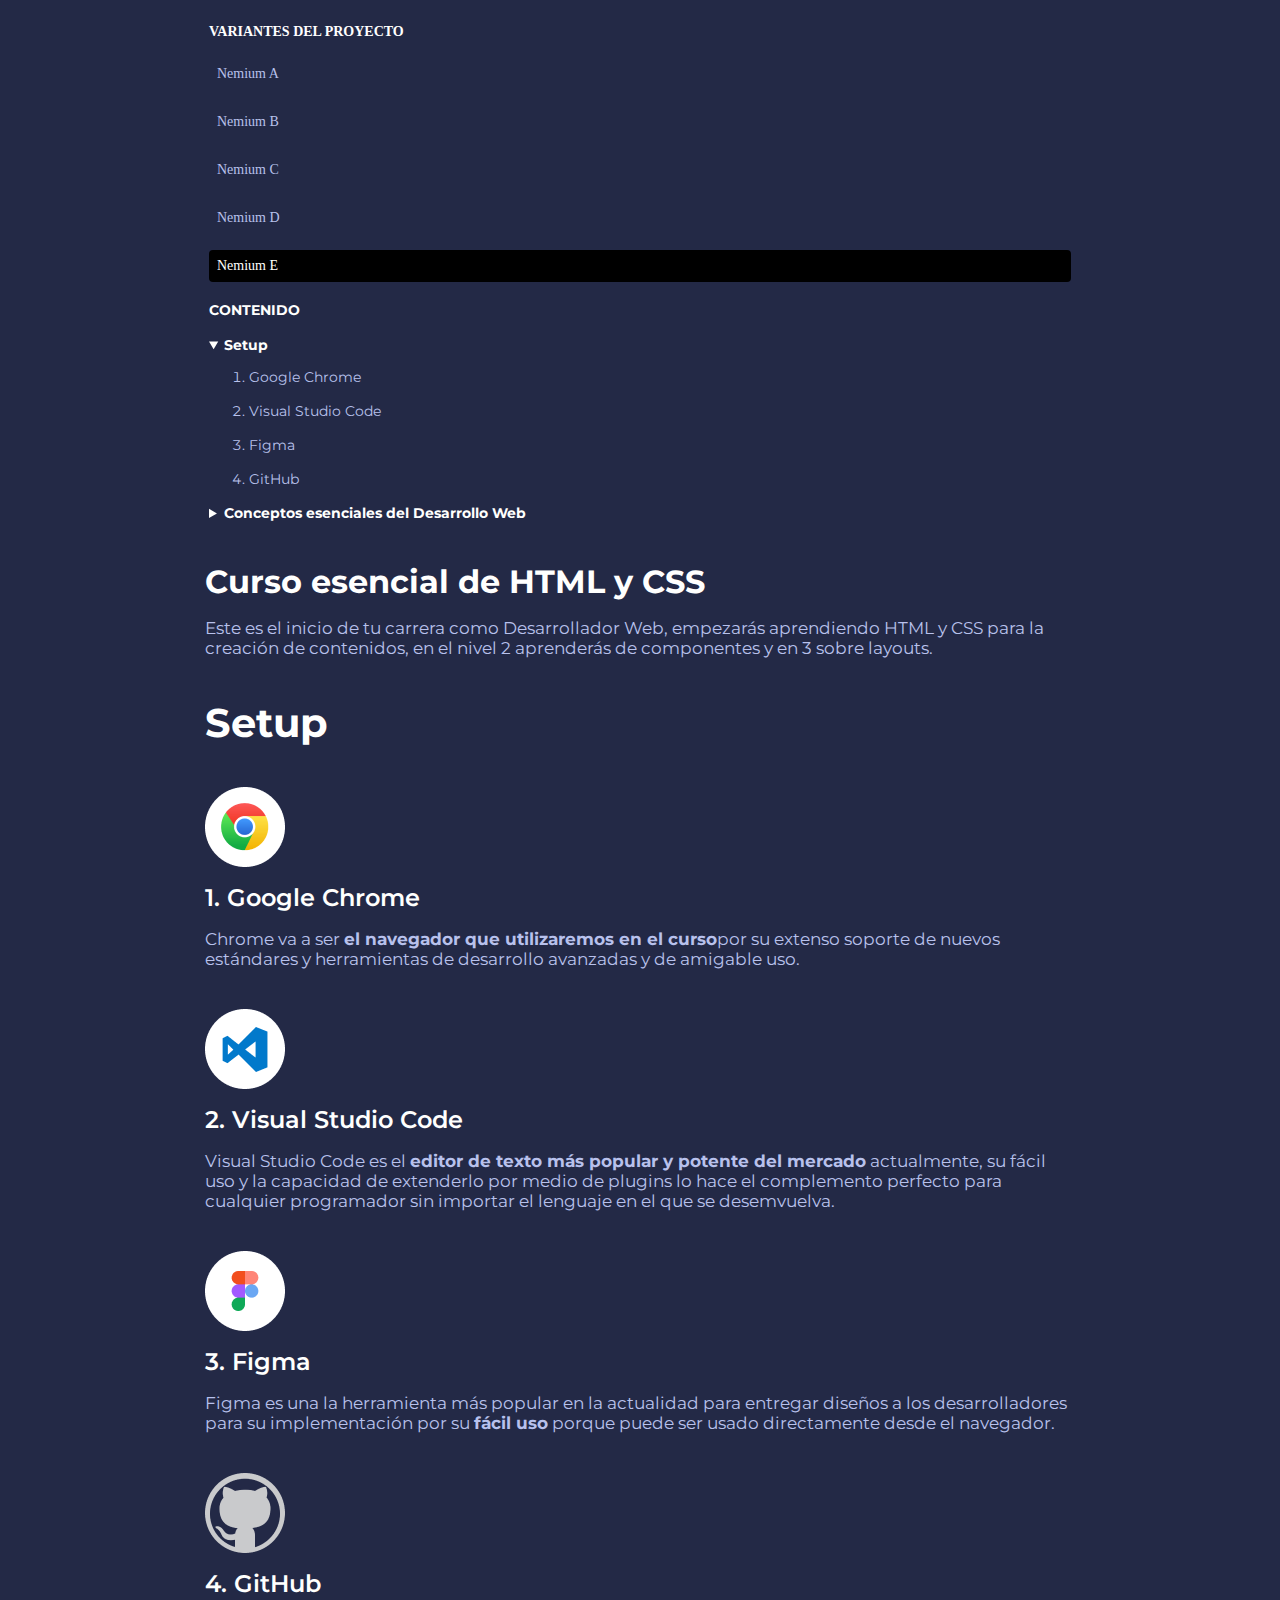
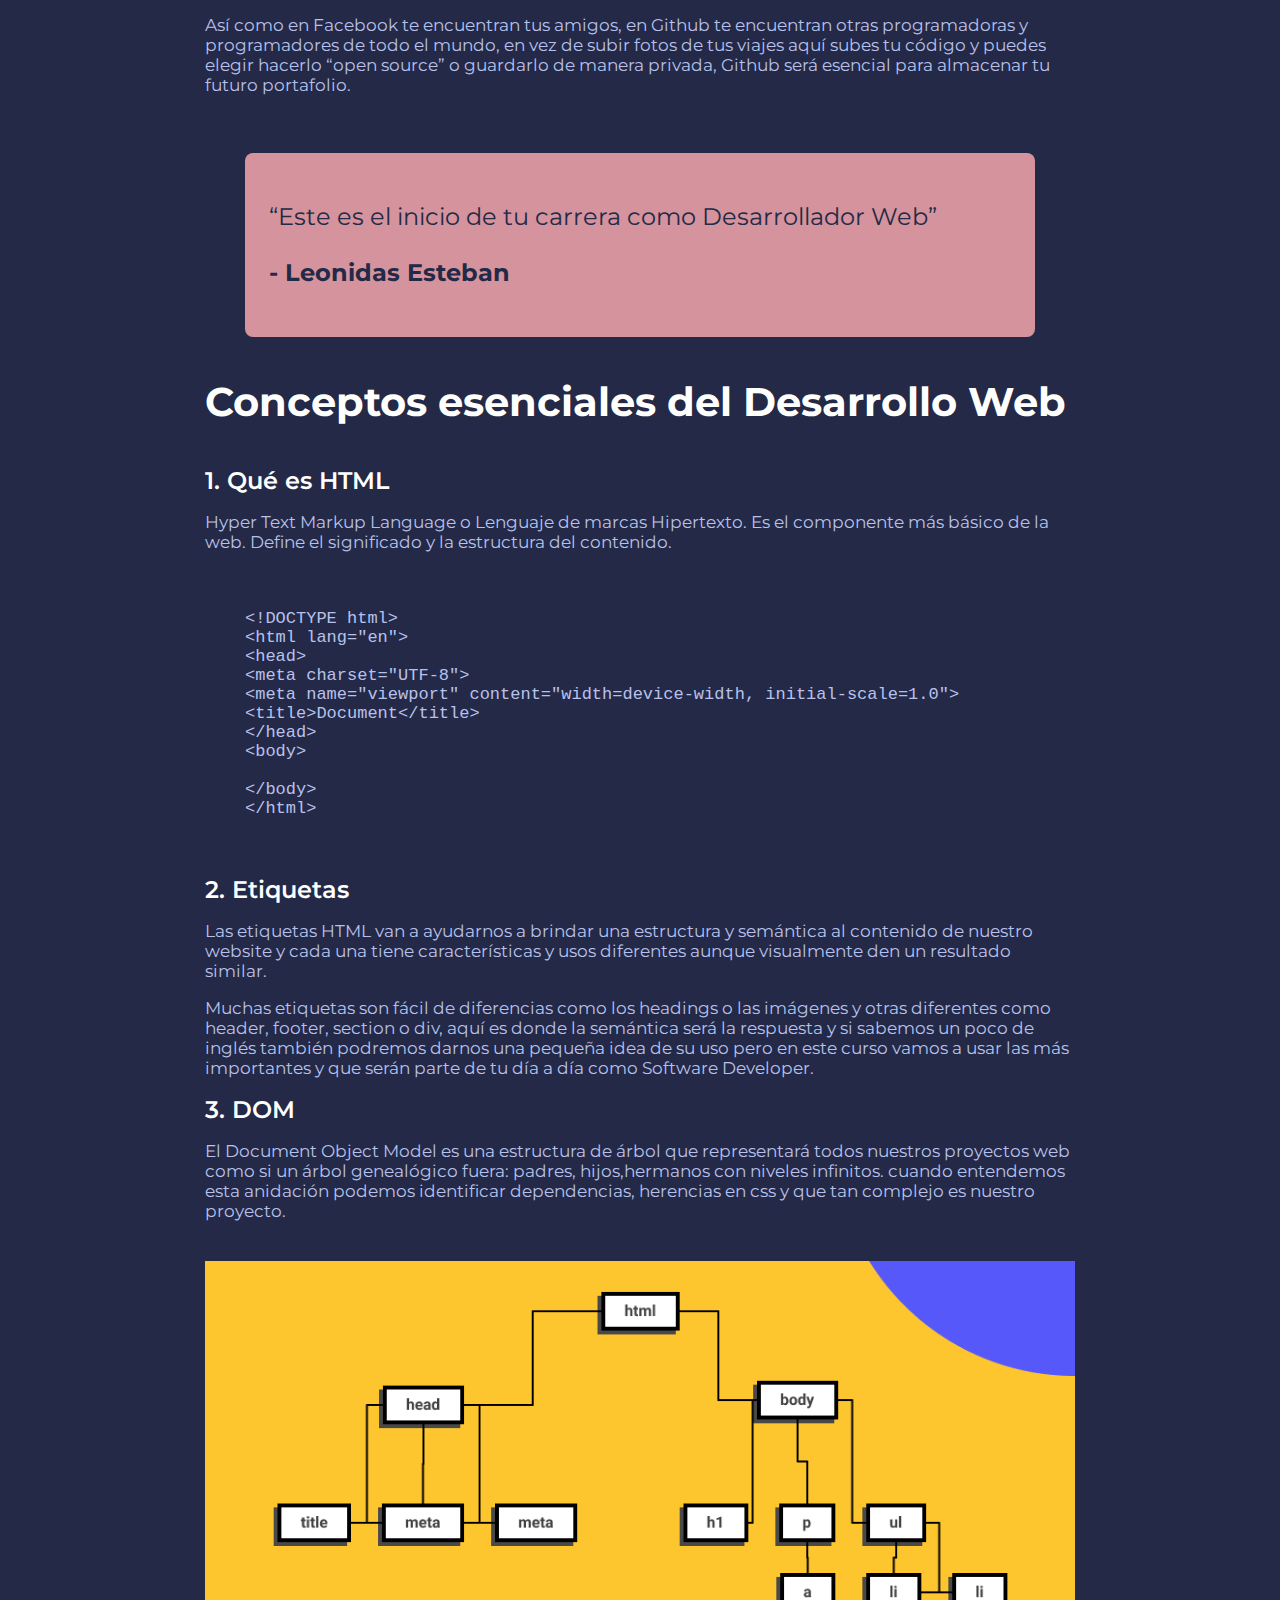
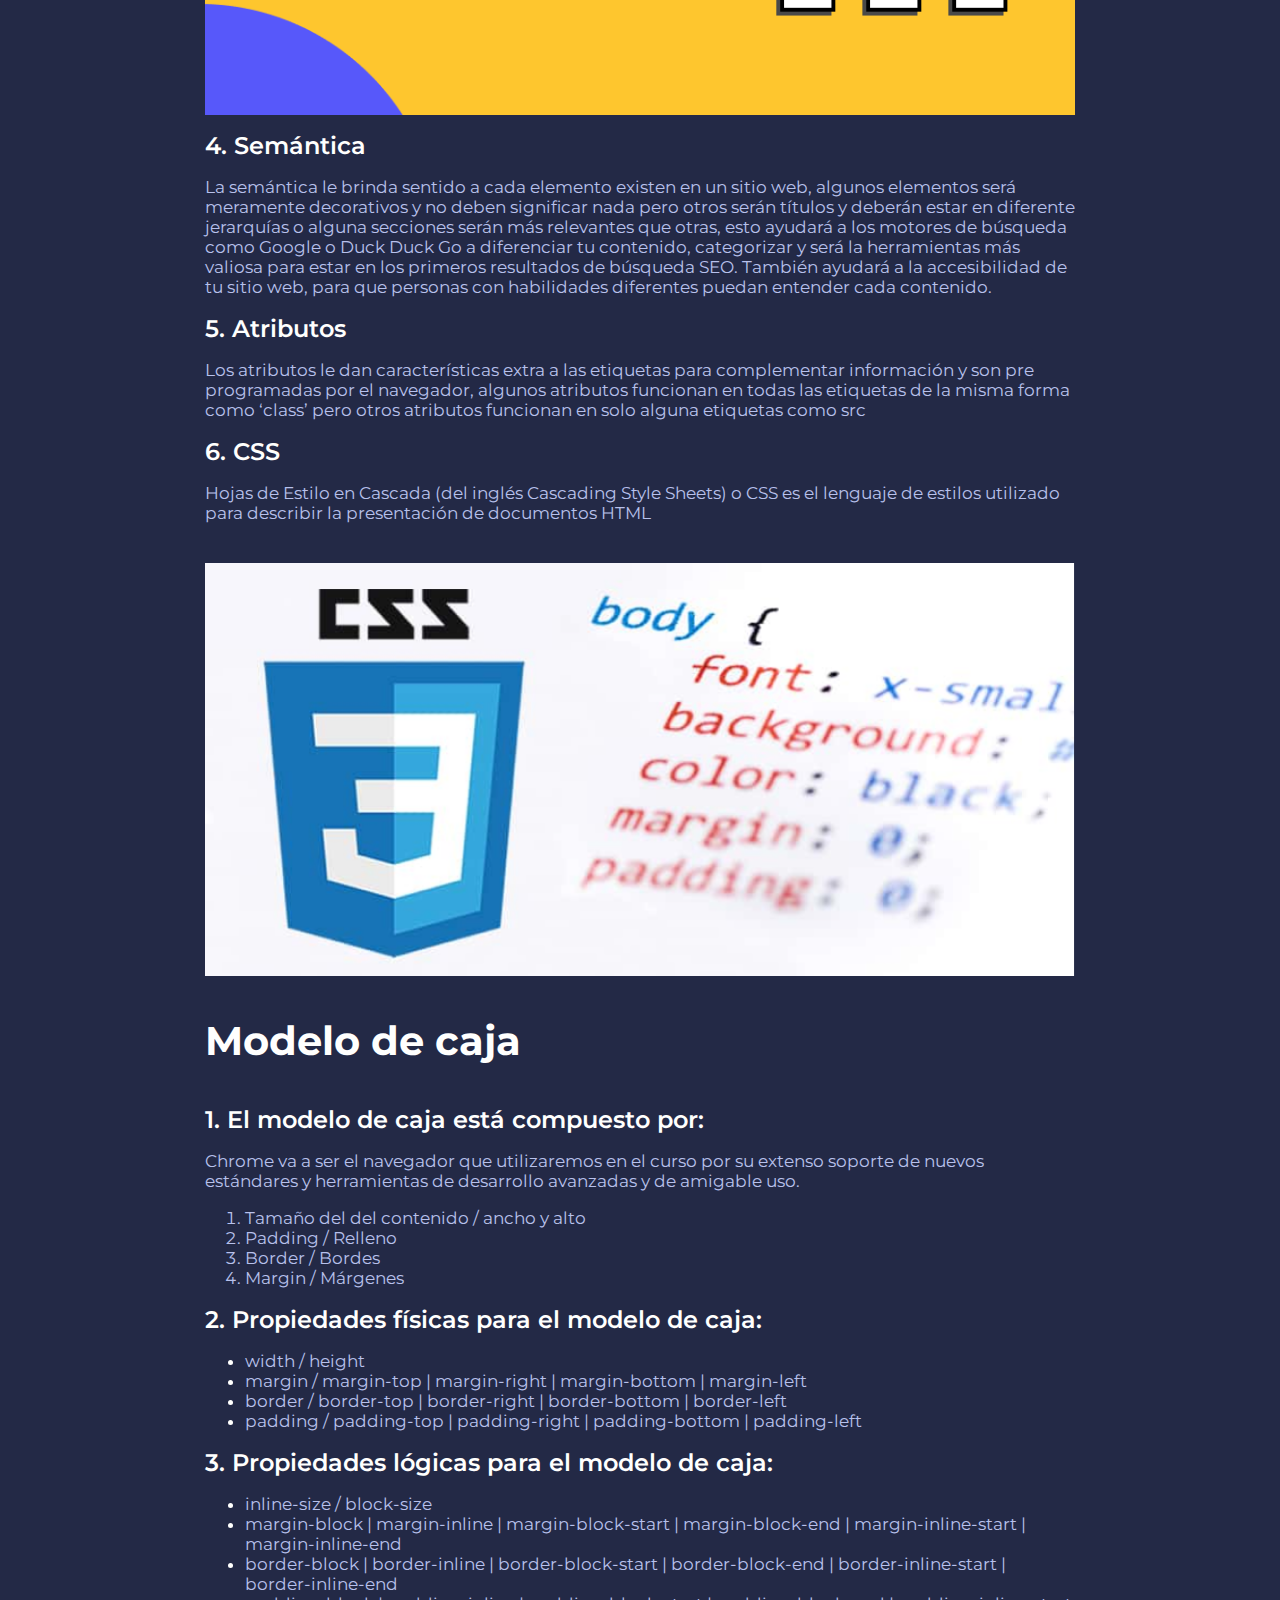
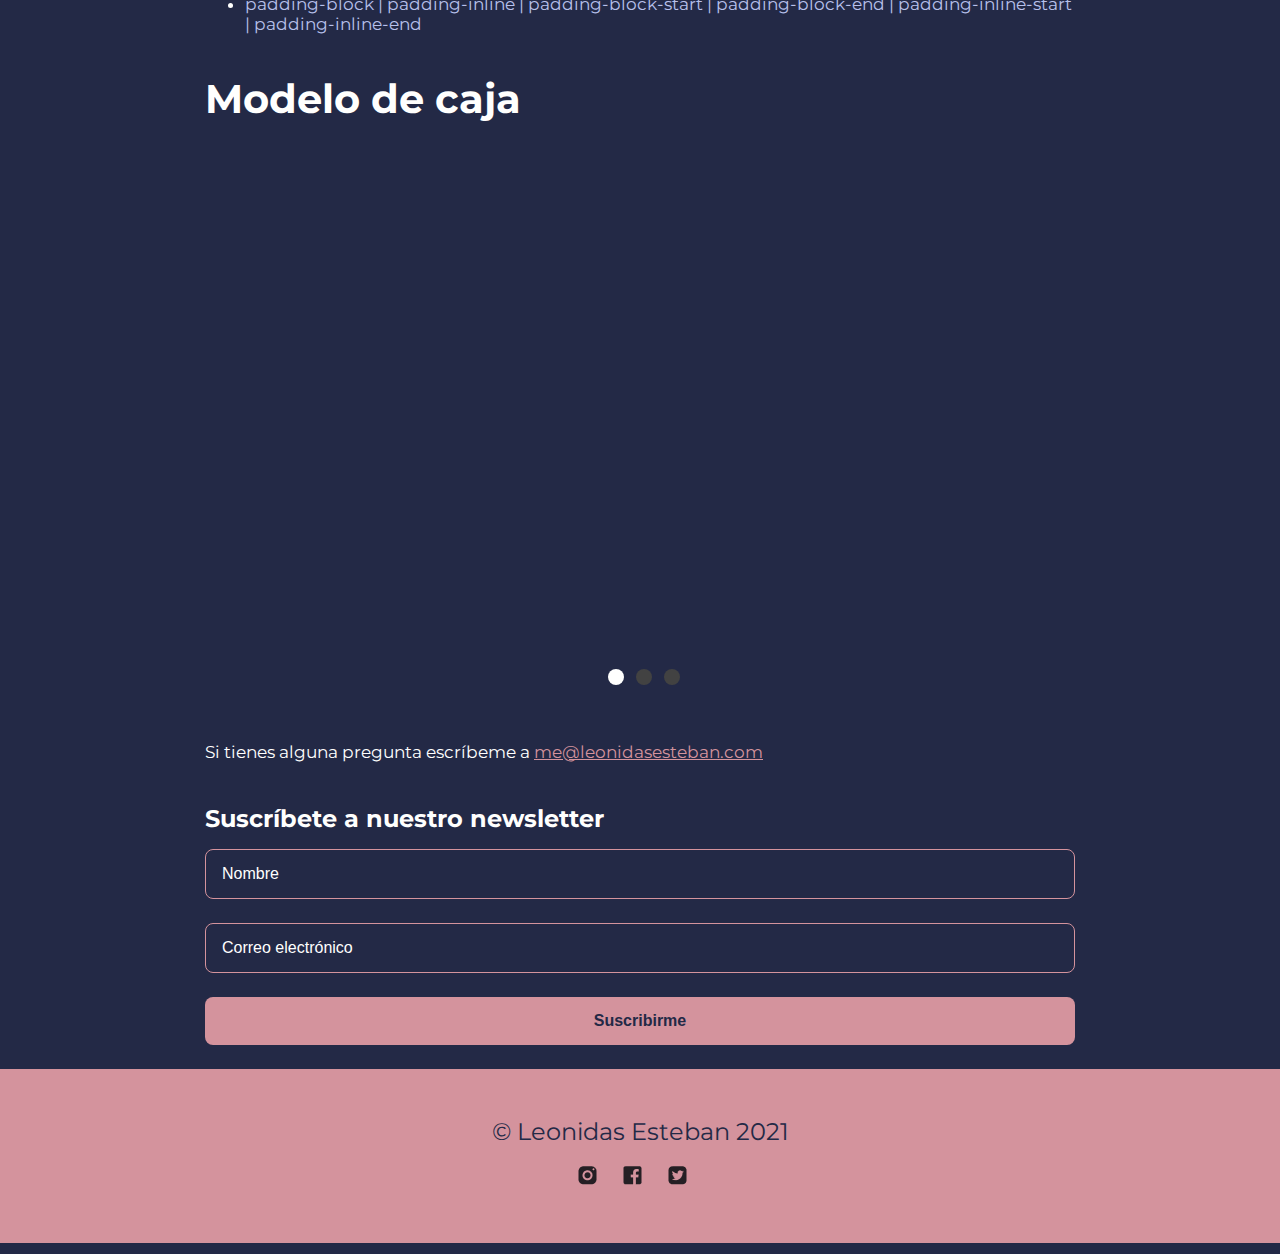
<file: indexe.html>
<!DOCTYPE html>
<html lang="es">
<head>
    <meta charset="UTF-8">
    <meta name="viewport" content="width=device-width, initial-scale=1.0">
    <title>Proyecto Curso Esencial Html Css</title>
    <link rel="stylesheet" href="css/styles-e.css">
    <link rel="preconnect" href="https://fonts.googleapis.com">
    <link rel="preconnect" href="https://fonts.gstatic.com" crossorigin>
    <link href="https://fonts.googleapis.com/css2?family=Montserrat:wght@400;500;600;700&display=swap" rel="stylesheet">

    <meta property="og:title" content="Mi proyecto del Curso Esencial Html y Css" />
    <meta property="og:type" content="website" />
    <meta property="og:description" content="Todo lo que necesitas saber en tu día a día como Frontend" />
    <meta property="og:url" content="https://danielamc9.github.io/curso-esencial-html-css/"/>
    <meta property="og:image" content="https://danielamc9.github.io/curso-esencial-html-css/images/dom.png" />

    <link rel="apple-touch-icon" sizes="57x57" href="./favicon/apple-icon-57x57.png">
    <link rel="apple-touch-icon" sizes="60x60" href="./favicon/apple-icon-60x60.png">
    <link rel="apple-touch-icon" sizes="72x72" href="./favicon/apple-icon-72x72.png">
    <link rel="apple-touch-icon" sizes="76x76" href="./favicon/apple-icon-76x76.png">
    <link rel="apple-touch-icon" sizes="114x114" href="./favicon/apple-icon-114x114.png">
    <link rel="apple-touch-icon" sizes="120x120" href="./favicon/apple-icon-120x120.png">
    <link rel="apple-touch-icon" sizes="144x144" href="./favicon/apple-icon-144x144.png">
    <link rel="apple-touch-icon" sizes="152x152" href="./favicon/apple-icon-152x152.png">
    <link rel="apple-touch-icon" sizes="180x180" href="./favicon/apple-icon-180x180.png">
    <link rel="icon" type="image/png" sizes="192x192"  href="./favicon/android-icon-192x192.png">
    <link rel="icon" type="image/png" sizes="32x32" href="./favicon/favicon-32x32.png">
    <link rel="icon" type="image/png" sizes="96x96" href="./favicon/favicon-96x96.png">
    <link rel="icon" type="image/png" sizes="16x16" href="./favicon/favicon-16x16.png">
    <link rel="manifest" href="/manifest.json">
    <meta name="msapplication-TileColor" content="#ffffff">
    <meta name="msapplication-TileImage" content="/ms-icon-144x144.png">
    <meta name="theme-color" content="#ffffff">
</head>
<body>

    <div class="header">
        <div class="wrapper">
            <div class="header-content">
                <header>

                    <div class="header-2">
                        <p>VARIANTES DEL PROYECTO</p>
                        
                            <li class="header-menu">
                                <a href="index.html">Nemium A</a>
                            </li>

                            <li class="header-menu">
                                <a href="indexb.html">Nemium B</a>
                            </li>

                            <li class="header-menu">
                                <a href="indexc.html">Nemium C</a>
                            </li>

                            <li class="header-menu"> 
                                <a href="indexd.html">Nemium D</a>
                            </li>

                            <li class="header-menu">
                                <a href="indexe.html" class="template">Nemium E</a>
                            </li>
                    </div>

                    <p class="title-header">CONTENIDO</p>
                    <nav>
                        <details open>
                            <summary>
                               Setup
                            </summary>
                            <ol>
                                <li>
                                    <a href="#google-chrome">
                                    Google Chrome
                                    </a>
                                </li>
                                <li>
                                    <a href="#vsc">
                                    Visual Studio Code
                                    </a>
                                </li>
                                <li>
                                    <a href="#figma">
                                    Figma
                                    </a>
                                </li>
                                <li>
                                    <a href="#github">
                                    GitHub
                                    </a>
                                </li>
                            </ol>
                        </details>  
                        <details>
                            <summary>
                                Conceptos esenciales del Desarrollo Web
                            </summary>
                            <ol>
                                <li>
                                    <a href="#html">
                                    Qué es HTML
                                    </a>
                                </li>
                                <li>
                                    <a href="#etiquetas">
                                    Etiquetas
                                    </a>
                                </li>
                                <li>
                                    <a href="#dom">
                                    DOM
                                    </a>
                                </li>
                                <li>
                                    <a href="#semantica">
                                    Semántica
                                    </a>
                                </li>
                                <li>
                                    <a href="#atributos">
                                    Atributos
                                    </a>
                                </li>
                                <li>
                                    <a href="#css">
                                    Qué es CSS
                                    </a>
                                </li>
                            </ol>
                        </details>          
                    </nav>
                </header>
            </div>
        </div>
    </div>

        <main class="main">
           
            <div class="wrapper">
                <div class="main-content">
                    <h1>Curso esencial de HTML y CSS</h1>

                    <p>Este es el inicio de tu carrera como Desarrollador Web, empezarás aprendiendo HTML y CSS para la creación de contenidos, 
                        en el nivel 2 aprenderás de componentes y en 3 sobre layouts.
                    </p>

                    <hr>

            <section class="section-content">
                <h2>Setup</h2>
    
                <img src="./images/Google Chrome2.png" alt="Logo de Google Chrome" title="Logo de Google Chrome">
                <h3 id="google-chrome">Google Chrome</h3>
                <p>Chrome va a ser <span>el navegador que utilizaremos en el curso</span>por su extenso soporte de nuevos estándares y herramientas de 
                   desarrollo avanzadas y de amigable uso.
                </p>
            
                <img src="./images/Visual Studio Code2.png" alt="Logo del editor de código Visual Studio Code" title="Logo del editor de código Visual Studio Code">
                <h3 id="vsc">Visual Studio Code</h3>
                <p>Visual Studio Code es el <span>editor de texto más popular y potente del mercado</span> actualmente, su fácil uso y la capacidad de 
                   extenderlo por medio de plugins lo hace el complemento perfecto para cualquier programador sin importar el lenguaje en el 
                   que se desemvuelva.
                </p>
            
                <img src="./images/Figma2.png" alt="Logo de Figma" title="Logo de Figma">
                <h3 id="figma">Figma</h3>
                <p>Figma es una la herramienta más popular en la actualidad para entregar diseños a los desarrolladores para su implementación 
                    por su <span>fácil uso</span> porque puede ser usado directamente desde el navegador.
                </p>
            
                <img src="./images/GitHub2.png" alt="Logo de GitHub" title="Logo de GitHub">
                <h3 id="github">GitHub</h3>
                <p>Así como en Facebook te encuentran tus amigos, en Github te encuentran otras programadoras y programadores de todo 
                   el mundo, en vez de subir fotos de tus viajes aquí subes tu código y puedes elegir hacerlo “open source” o guardarlo 
                   de manera privada, Github será esencial para almacenar tu futuro portafolio.
                </p>

                <blockquote>
                    <p>“Este es el inicio de tu carrera como Desarrollador Web”</p>
                    <p>
                        <span>Leonidas Esteban</span>
                    </p>
                </blockquote>

            </section>
    
            <hr>

            <section class="section-content">
                <h2>Conceptos esenciales del Desarrollo Web</h2>
    
            <h3 id="html">Qué es HTML</h3>
            <p>
                Hyper Text Markup Language o Lenguaje de marcas Hipertexto. Es el componente más básico de la web. Define el
                significado y la estructura del contenido.
            </p>
    
            <pre>
&lt;!DOCTYPE html&gt;
&lt;html lang=&quot;en&quot;&gt;
&lt;head&gt;
&lt;meta charset=&quot;UTF-8&quot;&gt;
&lt;meta name=&quot;viewport&quot; content=&quot;width=device-width, initial-scale=1.0&quot;&gt;
&lt;title&gt;Document&lt;/title&gt;
&lt;/head&gt;
&lt;body&gt;
    
&lt;/body&gt;
&lt;/html&gt;</pre>
    
            <h3 id="etiquetas">Etiquetas</h3>
            <p>
                Las etiquetas HTML van a ayudarnos a brindar una estructura y semántica al contenido de nuestro website y cada
                una tiene características y usos diferentes aunque visualmente den un resultado similar.
            </p>
            <p>
                Muchas etiquetas son fácil de diferencias como los headings o las imágenes y otras diferentes como header, 
                footer, section o div, aquí es donde la semántica será la respuesta y si sabemos un poco de inglés también
                podremos darnos una pequeña idea de su uso pero en este curso vamos a usar las más importantes y que serán 
                parte de tu día a día como Software Developer.
            </p>
    
            <h3 id="dom">DOM</h3>
            <p>
                El Document Object Model es una estructura de árbol que representará todos nuestros proyectos web como si 
                un árbol genealógico fuera: padres, hijos,hermanos con niveles infinitos. cuando entendemos esta anidación 
                podemos identificar dependencias, herencias en css y que tan complejo es nuestro proyecto.  
            </p>
    
            <img src="./images/dom.png" alt="Estructura de árbol que representa al Document Object Model" title="Estructura de árbol que representa al Document Object Model">
    
    
            <h3 id="semantica">Semántica</h3>
            <p>
                La semántica le brinda sentido a cada elemento existen en un sitio web, algunos elementos será meramente
                decorativos y no deben significar nada pero otros serán títulos y deberán estar en diferente jerarquías 
                o alguna secciones serán más relevantes que otras, esto ayudará a los motores de búsqueda como Google o 
                Duck Duck Go a diferenciar tu contenido, categorizar y será la herramientas más valiosa para estar en 
                los primeros resultados de búsqueda SEO. También ayudará a la accesibilidad de tu sitio web, para que 
                personas con habilidades diferentes puedan entender cada contenido.
            </p>
    
            <h3 id="atributos">Atributos</h3>
            <p>
                Los atributos le dan características extra a las etiquetas para complementar información y son pre 
                programadas por el navegador, algunos atributos funcionan en todas las etiquetas de la misma forma
                 como ‘class’ pero otros atributos funcionan en solo alguna etiquetas como src
            </p>
    
            <h3 id="css">CSS</h3>
            <p>
                Hojas de Estilo en Cascada (del inglés Cascading Style Sheets) o CSS es el lenguaje de estilos
                utilizado para describir la presentación de documentos HTML
            </p>
    
            <img src="./images/css.png" alt="Hojas de Estilo en Cascada" title="Hojas de Estilo en Cascada">
            </section>

            
            <section class="section-content">
                <h2>Modelo de caja</h2>
                <h3>El modelo de caja está compuesto por:</h3>
                <p>Chrome va a ser el navegador que utilizaremos en el curso por su extenso soporte de nuevos 
                    estándares y herramientas de desarrollo avanzadas y de amigable uso.
                </p>
                <ol>
                    <li>Tamaño del del contenido / ancho y alto</li>
                    <li>Padding / Relleno</li>
                    <li>Border / Bordes</li>
                    <li>Margin / Márgenes</li>
                </ol>
        
                <h3>Propiedades físicas para el modelo de caja:</h3>
                <ul>
                    <li>width / height</li>
                    <li>margin / margin-top | margin-right | margin-bottom | margin-left</li>
                    <li>border / border-top | border-right | border-bottom | border-left</li>
                    <li>padding / padding-top | padding-right | padding-bottom | padding-left</li>
                </ul>
        
                <h3>Propiedades lógicas para el modelo de caja:</h3>
                <ul>
                    <li>inline-size / block-size</li>
                    <li>margin-block | margin-inline | margin-block-start | margin-block-end | margin-inline-start | margin-inline-end</li>
                    <li>border-block | border-inline | border-block-start | border-block-end | border-inline-start | border-inline-end</li>
                    <li>padding-block | padding-inline | padding-block-start | padding-block-end | padding-inline-start | padding-inline-end</li>
                </ul>
            </section>

                <div class="section-content">
                   <h2>Modelo de caja</h2>
                   <div class="slider">
                        <scroll-contrainer class="slider-container">
                            <scroll-page class="slider-slide" id="video-1">
                                <iframe class="video" width="560" height="315" src="https://www.youtube.com/embed/5f5Ig_U2Bpk" title="YouTube video player" frameborder="0" allow="accelerometer; autoplay; clipboard-write; encrypted-media; gyroscope; picture-in-picture; web-share" allowfullscreen></iframe>
                            </scroll-page>
                            <scroll-page class="slider-slide" id="video-2">
                                <iframe class="video" width="560" height="315" src="https://www.youtube.com/embed/g3CbDto2zzs" title="YouTube video player" frameborder="0" allow="accelerometer; autoplay; clipboard-write; encrypted-media; gyroscope; picture-in-picture; web-share" allowfullscreen></iframe>
                            </scroll-page>
                                <scroll-page class="slider-slide" id="video-3">
                                    <iframe class="video" width="560" height="315" src="https://www.youtube.com/embed/5f5Ig_U2Bpk" title="YouTube video player" frameborder="0" allow="accelerometer; autoplay; clipboard-write; encrypted-media; gyroscope; picture-in-picture; web-share" allowfullscreen></iframe>
                                </scroll-page>
                            </scroll-contrainer>
                        <div class="slider-bullet-list">
                            <a href="#video-1" class="slider-bullet"></a> 
                            <a href="#video-2" class="slider-bullet"></a>
                            <a href="#video-3" class="slider-bullet"></a>
                        </div>
                   </div>
                </div>
                <p class="email">
                    Si tienes alguna pregunta escríbeme a
                    <a class="email-link" href="mailto:me@leonidasesteban.com">me@leonidasesteban.com</a> 
                </p>
                <div class="section-content">
                    <h2 class="form-title">Suscríbete a nuestro newsletter</h2>
                    <form action="#" class="form">
                        <input type="text" required placeholder="Nombre">
                        <input type="email" required placeholder="Correo electrónico">
                        <input type="submit" value="Suscribirme">
                    </form>
                </div>
                </div>
            </div>
           
        </main>

        
         <footer class="footer">
            <section class="footer-content">
                <h3 class="title-footer">&copy; Leonidas Esteban 2021</h3>
                <ul class="footer-contact">
                    <li class="footer-item">
                        <a href="#" class="footer-link">
                            <img src="./images/instagram.png" alt="instagram" class="footer-img">
                        </a>
                    
                        <a href="#" class="footer-link">
                            <img src="./images/facebook.png" alt="Facebook" class="footer-img">
                        </a>

                        <a href="#" class="footer-link">
                            <img src="./images/twitter.png" alt="twitter" class="footer-img">
                        </a>
                    </li>

                </ul>
            </section>
         </footer>


        <script src="menu.js"></script>
    </body>
</html>
</file>
<file: css/styles-physical.css>
@font-face {
    font-family: charter;
    src: url('../fonts1/charter-regular.otf');
    font-style: normal;
    font-weight: 400;
}

@font-face {
    font-family: charter;
    src: url('../fonts1/charter-italic.otf');
    font-style: italic;
    font-weight: 400;
}

@font-face {
    font-family: charter;
    src: url('../fonts1/charter-bold.otf');
    font-style: normal;
    font-weight: bold;
}

@font-face {
    font-family: charter;
    src: url('../fonts1/charter-bold-italic.otf');
    font-style: italic;
    font-weight: bold;
}

:root{
    font-size: 16px;
    --gray30:#212121;
    --gray20: #212429;
    --gray10: #616161;
    --gray9: #424242;

}

html{
    scroll-behavior: smooth;
}

body{
    color: var(--gray30);
    font-family: charter;
    margin: 0;
}


a{
    color: var(--gray30);
}

header{
    margin-block-start: 20px;
    font-size: 14px;
    color: var(--white);
    /*font-size: 14px;
    width: 188px;
    color: var(--gray10);
    position: absolute;
    top: 64px;
    left: -232px;
    z-index: 1;*/
}

header a{
    color: var(--gray10);
    text-decoration: none;
}

.header-menu{
    padding-inline: 8px;
    padding-block: 8px;
}

header a:hover{
    color: var(--gray30);
}

header p{
    color: var(--gray10);
    font-size: 14px;
    font-weight: 400;
    line-height: 24px;
  }

nav details summary{
    font-weight: bold;
    color: var(--gray10);
    line-height: 24px;
}


header li{
    margin-bottom: 16px;
    color: var(--gray20);
}

 .template{
    color: white;
  }

  .template:hover{
    color: var(--white30);
  }
  
  .header-2 li{
    list-style: none;
  }

   .header-2 li:nth-of-type(1) {
    background: #000000;
    border-radius: 4px;
    padding-inline: 8px;
  }


h1{
    font-size: 60px;
    margin-top: 64px;
    margin-bottom: 16px;
    font-weight: 400;
}

/*h1 + p{
    margin-bottom: 64px;
}*/

hr{
    margin: 64px 0;
}

h2{
    font-size: 2em;
    margin: 64px 0 40px;
    font-weight: normal;
}

h3{
    font-size: 1.5em;
    margin-top: 16px;
    margin-bottom: 24px;
    font-weight: normal;
    position: sticky;
    top: 0;
    background: white;
}

pre{
    background: #FEC62E;
    padding: 40px;
    font-family: 'Roboto';
    line-height: 24px;
    overflow: auto;
}

.debug{
    box-shadow: inset 0 0 0 1px red;
    outline: 1px solid red;
    background: red;
}

.hero{
    background-image: linear-gradient(to top, rgba(255,255,255, .3), transparent), url(../images/patron-1.png);
    block-size: 96px;
    background-size: contain;
}

.section-content img{
    margin: 32px 0;
    max-width: 100%;
}

blockquote{
    margin: 32px 0;
    font-size: 24px;
    padding-left: 16px;
    line-height: 24px;
    border-left: 4px solid var(--gray30)
}


blockquote span{
    color: var(--gray10);
}

blockquote span::before{
    content: '-';
}

/*.header{
    position: sticky;
    top: 0;
}*/

.header-content{
    padding-inline: 20px;
}

 /*.main{
   position: relative;
}*/

.wrapper{
    max-width: 902px;
    margin: auto;
}

.main-content{
    background: white;
    padding: 0 16px 0 16px;
}

.section-content + hr{
    display: none;
}

.section-content ul li{
    margin-bottom: 16px;
}

.section-content ul ol{
    line-height: 24px;
}

.section-content{
    counter-reset: titleList;
    margin-top: 64px;
    position: relative;
}

.section-content:first-of-type{
    margin:0;
}

.section-content h3{
    counter-increment: titleList;
    padding-bottom: 8px;
}

.section-content h3::before{
  content: counter(titleList, decimal) '. ';
}

.section-content h3::after{
  content: '';
  background: var(--gray9);
  width: 80px;
  height: 4px;
  display: inline-block;
  position: absolute;
  left: 0;
  bottom: 0;
}


.slider-container{
    /*block-size: 100px;*/
    display: block;
    overflow: auto;
    scroll-behavior: smooth;
    white-space: nowrap;
    font-size: 0;
  }

  .video{
    margin: 0;
    display: inline-block;
    width: 100%;
    height: auto;
    aspect-ratio: 16/9;
  }

  .slider-bullet-list{
    text-align: center;
    margin-block-start: 16px;
  }

  .slider-bullet{
    display: inline-block;
    inline-size: 16px;
    block-size: 16px;
    background: #A5A3A5;
    border-radius: 50%;
    margin-inline-start: 8px;
  }

 

  .email{
    font-size: 17px;
    color: #424242;
    line-height: 24px;
    margin-block-start: 40px;
  }

  .email-link{
    color: black;
  }

  .form-title{
    margin-block-end: 16px;
    color: #424242;
    font-size: 24px;
  }

  .form input{
    position: relative;
    inline-size: 280px;
    border-radius: 90px;
    border: 1px solid #616161;
    background: white;
    box-sizing: border-box;
    /*Padding de los lados*/
    padding-inline: 16px;
    /*Padding de lo alto*/
    padding-block: 12px;
    color: #616161;
    font-size: 16px;
    line-height: 24px;
    display: inline;
    margin-block-end: 24px;
  }

  .form input::-webkit-input-placeholder{
    color: #424242;
  }

  .form input[type="submit"]{
    position: relative;
    border-radius: 119px;
    background: black;
    inline-size: 111.5px;
    color: white;
    border: none;
    margin-inline-start: -115px;
  }

  .form input{
    inline-size:283px;
  }


   .footer{  
    background: #212429;
    height: 174px;
    text-align: center;
  }

  .title-footer{
    background:#212429;
    font-size: 24px;
    font-family: 'Roboto';
    font-weight: 400;
    color: white;
    padding-block-start:48px;
  }
  .footer-contact{
    text-align: center;
    list-style: none;
    padding: 0;
  }

  .footer-link{
    padding-inline-end: 16px;
  }

  .footer a{
    text-decoration: none;
  }

@media screen and (min-width: 1366px) {
    .hero{
        height: 350px;
    }

    .header-content{
        position: relative;
        inset-block-start: 64px;
        padding-inline: 0;
      }
      
    header{
        position: absolute;
        inset-block-start: 0;
        inset-inline-start: -208px;
        inline-size: 188px;
    }

   
    .header-2{
        block-size: 306px;
      }
    
      .header-2 p{
        font-size: 14px;
        font-family: 'Roboto';
        font-weight: 400;
      }
    
      .header-menu{
        list-style: none;
        font-size: 14px;
        font-family: 'Roboto';
        color: #616161;;
        padding-inline: 8px;
        padding-block: 8px;
      }

    .form input[type="submit"]{
    position: relative;
    border-radius: 90px;
    background: black;
    inline-size: 119px;
    color: white;
    border: none;
    bottom: 0;
  }
  
  .footer{  
    background:#212429;
    height: 174px;
  }
  
  .title-footer{
    background:#212429;
    font-size: 32px;
    text-align: center;
    font-family: 'Nunito';
    font-weight: 400;
    color: white;
    padding-block-start:48px;
  }
  .footer-contact{
    text-align: center;
    list-style: none;
    padding: 0;
  }

  .footer-link{
    padding-inline-end: 16px;
  }

  .form input:nth-of-type(2){
    inline-size: 337px;
  }


}
</file>
<file: css/styles-logical.css>
@font-face {
    font-family: charter;
    src: url('../fonts/charter-regular.otf');
    font-style: normal;
    font-weight: 400;
  }
  
  @font-face {
    font-family: charter;
    src: url('../fonts/charter-italic.otf');
    font-style: italic;
    font-weight: 400;
  }
  
  @font-face {
    font-family: charter;
    src: url('../fonts/charter-bold.otf');
    font-style: normal;
    font-weight: bold;
  }
  
  @font-face {
    font-family: charter;
    src: url('../fonts/charter-bold-italic.otf');
    font-style: italic;
    font-weight: bold;
  }
  
  :root {
    font-size: 17px;
    --white30: white;
    --white20: #A5A3A5;
    --white10: #3A3539;
  }
  
  body {
    color: var(--white30);
    font-family: 'Nunito', sans-serif;
    background: #251F24;
    margin: 0;
   /* writing-mode: vertical-lr; */
  /* margin: 10px 10px 10px 10px; */
  /* margin-inline: 100px; */
  /* margin-block: 100px; */
  /* margin-block-start: 50px; */
  /* margin-block-end: 50px; */
  /* margin: 0 100px; */
  /* margin-block: ; */
  /* font-family: charter; */
  }
  
  a {
    color: var(--white30);
  }

 .header-content{
     /* position: relative;
    inset-block-start: 65px;*/
    padding-inline: 20px;
  }

  header {
    margin-block-start: 20px;
    font-size: 14px;
    color: var(--white);
    /*position: absolute;*/

    /*Top*/
    /*inset-block-start: 0;*/
      /*bottom
    inset-block-end: ;*/
      /*left*/
      /*inset-inline-start: -208px;*/
      /*right
      inset-inline-end: ;*/
      /*inline-size: 188px;*/
  }

  /*.header{
    position: sticky;
    inset-block-start: -45px;
  }*/

  header li{
    color: var(--white20);
    margin-block-end: 16px;
  }
  
  header a {
    color: var(--white20);
    text-decoration: none;
  }

  header a:hover {
    color: var(--white30);
  }
  
  header p{
    color: var(--white);
    font-size: 14px;
    font-weight: 700;
    line-height: 24px;
  }


  nav details summary {
    font-weight: bold;
  }

  .header-2 p{
    font-size: 14px;
    font-family: 'Roboto';
    font-weight: 700;
  }

  .header-menu{
    list-style: none;
    font-size: 14px;
    font-weight: 700;
    font-family: 'Roboto';
    color: var(--white20);
    padding-inline: 8px;
    padding-block: 8px;
  }

  .header-2 li:nth-of-type(2) {
    background: #000000;
    border-radius: 4px;
  }

  .template{
    color: var(--white30);
  }


  h1 {
    font-size: 24px;
    font-weight: 400;
    margin-block-start: 20px;
    margin-block-end: 16px;
    /*para centrar un texto 
    text-align*/
  }
  
  h2 {
    font-size: 24px;
    font-size: 400;
    margin-block: 40px;
  }
  
  h3 {
    font-size: 20px;
    font-weight: 400;
    margin-block: 16px;
  }

  hr{
    margin-block: 40px;
    border-color:rgba(97, 97, 97, 0.2) ;
  }
  
  pre {
    background: var(--white10);
    padding: 40px;
    overflow: auto;
    border-radius: 8px;
    /*border: 8px solid #5551FF;
    box-shadow: -10px 10px 0 0 #ABAAF6;
    margin-block-end: 30px;*/
  }
  
  p {
    color: var(--white20);
    text-align: left;
  }
  
  .hero {
    background-image: linear-gradient(96.07deg, #314755 30.63%, #26A0DA 102.18%);
    block-size: 96px;
}
  
  .section-content img {
    margin-block-start: 40px;
    margin-block-end: 16px;
    display: block;
    max-inline-size: 100%;
  }
  
  .section-content {
    counter-reset: titleList;
  }
  
  .section-content h3 {
    counter-increment: titleList;
  }
  
  .section-content h3::before {
    content: counter(titleList, decimal)'. ';
  }

.section-content ol li, ul li{
    color: var(--white20);
}

.section-content ul li::marker{
  color: var(--white30);
}
  
 /*.section-content h3::after {
    content: '';
    width: 32px;
    height: 4px;
    background: var(--white30);
    display: inline-block;
  }*/
  
  blockquote {
    margin-block-start: 80px;
    margin-block-end: 63px;
    background-color: var(--white10);
    border-radius: 8px;
    line-height: 32px;
    font-size: 24px;
    /*padding: 24px;*/
    padding-inline-end: 24px;
    padding-inline-start: 24px;
    padding-block-start: 24px;
    padding-block-end: 24px;
    /*border-inline-start: 4px solid #5551FF;*/
  }

  blockquote p,  blockquote span{
    color: var(--white30);
  }

  blockquote span::before{
    content: '- ';
  }

  .main hr {
    display: none;
  }
  
  .wrapper {
    max-inline-size: 902px;
    margin: auto;
  }
  
  .main-content {
    padding-inline: 16px;
  }
  
  
  .slider-container{
    /*block-size: 100px;*/
    display: block;
    overflow: auto;
    scroll-behavior: smooth;
    white-space: nowrap;
    font-size: 0;
  }

  .video{
    margin: 0;
    display: inline-block;
    width: 100%;
    height: auto;
    aspect-ratio: 16/9;
  }

  .slider-bullet-list{
    text-align: center;
    margin-block-start: 16px;
  }

  .slider-bullet{
    display: inline-block;
    inline-size: 16px;
    block-size: 16px;
    background: white;
    border-radius: 50%;
    margin-inline-start: 8px;
  }

  .email{
    font-size: 17px;
    color: var(--white30);
    line-height: 24px;
    margin-block-start: 51px;
    margin-block-end: 40px;
  }

  .email-link{
    color: #157EFB;
  }

  .form-title{
    margin-block-end: 16px;
  }

  .form input{
    inline-size: 100%;
    border-radius: 8px;
    border: 1px solid var(--white30);
    background: #251F24;
    box-sizing: border-box;
    /*Padding de los lados*/
    padding-inline: 16px;
    /*Padding de lo alto*/
    padding-block: 12px;
    color: var(--white30);
    font-size: 16px;
    line-height: 24px;
    display: block;
    margin-block-end: 24px;
  }

  .form input::-webkit-input-placeholder{
    color: var(--white20);
  }

  .form input[type="submit"]{
    background: #157EFB;
    color: var(--white30);
    border: none;
  }


  .footer{  
    background: var(--white30);
    height: 174px;
    text-align: center;
  }

  .title-footer{
    font-size: 24px;
    font-family: 'Roboto';
    font-weight: 400;
    color: #251F24;
    padding-block-start:48px;
  }
  .footer-contact{
    text-align: center;
    list-style: none;
    padding: 0;
  }

  .footer-link{
    padding-inline-end: 16px;
  }
  

@media screen and (min-width: 1366px){

  .hero{
    block-size: 350px;
  }

  .header-content{
    position: relative;
    inset-block-start: 64px;
    padding-inline: 0;
  }

  header {
    position: absolute;
    inset-block-start: 0;
    inset-inline-start: -208px;
    inline-size: 188px;
  }

  .title-header{
    padding-block-start: 30px;
  }

  /*.header{
    position: sticky;
    inset-block-start: -45px;
  }*/
  
  .header-2{
    block-size: 306px;
  }

  .header-2 p{
    font-size: 14px;
    font-family: 'Roboto';
    font-weight: 400;
  }

  .header-menu{
    list-style: none;
    font-size: 14px;
    font-family: 'Roboto';
    color: var(--white20);
    padding-inline: 8px;
    padding-block: 8px;
  }

  .header-2 li:nth-of-type(2) {
    background: #000000;
    border-radius: 4px;
  }

  .template{
    color: var(--white30);
  }

  .template:hover{
    color: var(--white30);
  }
  
  
  h1{
    font-size: 64px;
    font-weight: 700;
    margin-block-start: 64px;
  }
  h2{
    font-size: 40px;
    font-weight: 700;
  }
  h3{
    font-size: 32px;
    font-weight: 600;
    margin-block: 16px;
  }

  .footer{  
    background: var(--white30);
    height: 174px;

  }

  .title-footer{
    font-size: 32px;
    text-align: center;
    font-family: 'Nunito';
    font-weight: 400;
    color: #251F24;
    padding-block-start:48px;
  }
  .footer-contact{
    text-align: center;
    list-style: none;
    padding: 0;
  }

  .footer-link{
    padding-inline-end: 16px;
  }

}
</file>
<file: css/stylesc.css>
@font-face {
    font-family: charter;
    src: url('../fonts/charter-regular.otf');
    font-style: normal;
    font-weight: 400;
  }
  
  @font-face {
    font-family: charter;
    src: url('../fonts/charter-italic.otf');
    font-style: italic;
    font-weight: 400;
  }
  
  @font-face {
    font-family: charter;
    src: url('../fonts/charter-bold.otf');
    font-style: normal;
    font-weight: bold;
  }
  
  @font-face {
    font-family: charter;
    src: url('../fonts/charter-bold-italic.otf');
    font-style: italic;
    font-weight: bold;
  }
  
  :root {
    font-size: 16px;
    --white30: white;
    --white20: #A5A3A5;
    --white10: #3A3539;
  }
  
  body {
    color: var(--white30);
    font-family: 'Roboto';
    background: var(--white30);
    margin: 0;
   /* writing-mode: vertical-lr; */
  /* margin: 10px 10px 10px 10px; */
  /* margin-inline: 100px; */
  /* margin-block: 100px; */
  /* margin-block-start: 50px; */
  /* margin-block-end: 50px; */
  /* margin: 0 100px; */
  /* margin-block: ; */
  /* font-family: charter; */
  }
  
  a {
    color: var(--white30);
  }

 .header-content{
     /* position: relative;
    inset-block-start: 65px;*/
    margin-block-start: 40px;
    padding-inline: 16px;
    margin-block-end: 40px;
  }

  header {
    margin-block-start: 20px;
    font-size: 14px;
    color: var(--white);
    /*position: absolute;*/

    /*Top*/
    /*inset-block-start: 0;*/
      /*bottom
    inset-block-end: ;*/
      /*left*/
      /*inset-inline-start: -208px;*/
      /*right
      inset-inline-end: ;*/
      /*inline-size: 188px;*/
  }

  

  .template{
    color: var(--white30);
  }

  .template:hover{
    color: var(--white30);
  }
  

  .title-header{
    padding-block-start: 40px;
  }

  /*.header{
    position: sticky;
    inset-block-start: -45px;
  }*/

  header li{
    color: var(--white20);
    margin-block-end: 16px;
  }
  
  header a {
    color: #616161;
    text-decoration: none;
  }

  header a:hover {
    color: #616161;
  }
  
  header p{
    color: #616161;
    font-size: 16px;
    font-weight: 400;
    line-height: 24px;
  }

  nav{
    border-left: 4px solid #C4C4C4;
  }

  nav details summary {
    color: #616161;
    font-weight: bold;
    list-style: none;
    padding-left: 20px;
  }

  .header-2 p{
    font-size: 14px;
    font-family: 'Roboto';
    font-weight: 700;
    padding-block-start: 40px;
  }

  .header-menu{
    list-style: none;
    font-size: 14px;
    font-weight: 400;
    font-family: 'Roboto';
    color: #616161;
    padding-inline: 8px;
    padding-block: 8px;
  }

  .header-2 li:nth-of-type(3) {
    background: #000000;
    border-radius: 4px;
  }

  .header-2 li a:hover:nth-last-of-type(3){
    color: var(--white30);
  }

  .header-2 li:nth-of-type(2) {
    background: none;
    border-radius: 4px;
  }

  .title-header{
    padding-block-start: 40px;
  }

  .template{
    color: var(--white30);
  }


  h1 {
    font-size: 32px;
    font-weight: 400;
    margin-block-start: 20px;
    padding-block-start: 40px;
    margin-block-end: 16px;
    color: #212121
    /*para centrar un texto 
    text-align*/
  }
  
  h2 {
    color: #212121;
    font-size: 24px;
    font-weight: 400;
    margin-block: 40px;
  }
  
  h3 {
    font-size: 20px;
    font-weight: 400;
    margin-block: 16px;
    color: #424242;
  }

  hr{
    margin-block: 40px;
    border-color:rgba(97, 97, 97, 0.2) ;
  }
  
  pre {
    margin-block-start: 16px;
    margin-block-end: 40px;
    background: #E5E5E5;
    color: #424242;
    padding: 40px;
    overflow: auto;
    border-radius: 8px;
    /*border: 8px solid #5551FF;
    box-shadow: -10px 10px 0 0 #ABAAF6;
    margin-block-end: 30px;*/
  }
  
  p {
    color: #212121;
    text-align: justify;
    font-size: 16px;
    font-weight: 400;
  }
   
  .section-content img {
    margin-block-start: 16px;
    margin-block-end: 40px;
    display: block;
    max-inline-size: 100%;
  }
  
  .section-content {
    counter-reset: titleList;
  }
  
  .section-content h3 {
    counter-increment: titleList;
  }
  
  .section-content h3::before {
    content: counter(titleList, decimal)'. ';
  }

.section-content ol li, ul li{
    color: #424242;
}

.section-content ul li::marker{
  color: black;
}
  
 /*.section-content h3::after {
    content: '';
    width: 32px;
    height: 4px;
    background: var(--white30);
    display: inline-block;
  }*/
  
  blockquote {
    margin:40px 0;
    font-size: 24px;
    padding-left: 16px;
    line-height: 24px;
    border-left: 4px solid #212121;
}

  blockquote p {
    font-size: 16px;
    color: #424242;
  }

  
  blockquote span{
    color: #616161;
  }

  blockquote span::before{
    content: '- ';
  }

  .main hr {
    display: none;
  }
  
  .wrapper {
    max-inline-size: 902px;
    margin: auto;
    padding-inline: 16px;
  }
  
  .main-content {
    padding-inline: 16px;
  }
  
  .main p{
    color: #424242;
  }
  
  .slider-container{
    /*block-size: 100px;*/
    display: block;
    overflow: auto;
    scroll-behavior: smooth;
    white-space: nowrap;
    font-size: 0;
  }

  .video{
    margin: 0;
    display: inline-block;
    width: 100%;
    height: auto;
    aspect-ratio: 16/9;
  }

  .slider-bullet-list{
    text-align: center;
    margin-block-start: 16px;
  }

  .slider-bullet{
    display: inline-block;
    inline-size: 16px;
    block-size: 16px;
    background: #A5A3A5;
    border-radius: 50%;
    margin-inline-start: 8px;
  }

  .slider-bullet:first-child{
    background: #424242;
  }

  .email{
    font-size: 17px;
    color: #424242;
    line-height: 24px;
    margin-block-start: 40px;
  }

  .email-link{
    color: black;
  }

  .form-title{
    margin-block-end: 16px;
    color: #424242;
    font-size: 24px;
  }

  .form input{
    position: relative;
    inline-size: 280px;
    border-radius: 90px;
    border: 1px solid #616161;
    background: var(--white30);
    box-sizing: border-box;
    /*Padding de los lados*/
    padding-inline: 16px;
    /*Padding de lo alto*/
    padding-block: 12px;
    color: #616161;
    font-size: 16px;
    line-height: 24px;
    display: inline;
    margin-block-end: 24px;
  }

  .form input::-webkit-input-placeholder{
    color: #424242;
  }

  .form input[type="submit"]{
    position: relative;
    border-radius: 90px;
    background: black;
    inline-size: 111.5px;
    color: var(--white30);
    border: none;
    margin-inline-start: -115px;
  }

  .form input{
    inline-size:283px;
  }
 
  .footer{  
    background: #212429;
    height: 174px;
    text-align: center;
  }

  .title-footer{
    font-size: 24px;
    font-family: 'Roboto';
    font-weight: 400;
    color: var(--white30);
    padding-block-start:48px;
  }
  .footer-contact{
    text-align: center;
    list-style: none;
    padding: 0;
  }

  .footer-link{
    padding-inline-end: 16px;
  }

  .footer a{
    text-decoration: none;
  }

  

@media screen and (min-width: 1366px){

  .header-content{
    position: relative;
    margin-block-start: 80px;
    padding-inline: 0;
    margin-block-end: 147px;
  }

  header {
    inset-block-start: 0;
    inset-inline-start: -208px;
    inline-size: 188px;
  }

  .title-header{
    padding-block-start: 104px;
  }

  /*.header{
    position: sticky;
    inset-block-start: -45px;
  }*/
  
  .header-2{
    block-size: 306px;
    margin-block-start: 64px;
  }

  .header-2 p{
    font-size: 14px;
    font-family: 'Roboto';
    font-weight: 400;
  }

  .header-menu{
    list-style: none;
    font-size: 14px;
    font-family: 'Roboto';
    color: var(--white20);
    padding-inline: 8px;
    padding-block: 8px;
  }
  
  .header-2 li:nth-of-type(2) {
    background: none;
    border-radius: 4px;
  }

  h1{
    font-size: 60px;
    font-weight: 400;
    margin-block-start: 64px;
  }
  h2{
    font-size: 32px;
    font-weight: 400;
  }
  h3{
    font-size: 24px;
    font-weight: 400;
    margin-block: 16px;
  }

    blockquote {
      margin: 61px 0 81px 0;
      font-size: 24px;
      padding-left: 16px;
      line-height: 24px;
      border-left: 4px solid #212121;
  }

  .form input[type="submit"]{
    position: relative;
    border-radius: 90px;
    background: black;
    inline-size: 119px;
    color: var(--white30);
    border: none;
    bottom: 0;
  }
  
  .footer{  
    background: #212429;
    height: 174px;

  }

  .title-footer{
    font-size: 32px;
    text-align: center;
    font-family: 'Nunito';
    font-weight: 400;
    color: var(--white30);
    padding-block-start:48px;
  }
  .footer-contact{
    text-align: center;
    list-style: none;
    padding: 0;
  }

  .footer-link{
    padding-inline-end: 16px;
  }

  .form input:nth-of-type(2){
    inline-size: 337px;
  }


}
</file>
<file: css/stylesd.css>
@font-face {
    font-family: charter;
    src: url('../fonts/charter-regular.otf');
    font-style: normal;
    font-weight: 400;
  }
  
  @font-face {
    font-family: charter;
    src: url('../fonts/charter-italic.otf');
    font-style: italic;
    font-weight: 400;
  }
  
  @font-face {
    font-family: charter;
    src: url('../fonts/charter-bold.otf');
    font-style: normal;
    font-weight: bold;
  }
  
  @font-face {
    font-family: charter;
    src: url('../fonts/charter-bold-italic.otf');
    font-style: italic;
    font-weight: bold;
  }


    :root {
    font-size: 16px;
    --white30: white;
    --black: 000000;
    --gray30: #545454;
    --gray20: #616161;
    --violet30: #5551FF;
    --violet20: #8E2DE2;
    --violet10: #4A00E0;
  }

    
  body {
    color: var(--black);
    font-family:'Rubik', sans-serif;
    background: var(--white30);
    margin: 0;
  }

  a {
    color: var(--white30);
  }

 .header-content{
     /* position: relative;
    inset-block-start: 65px;*/
    padding-inline: 20px;
  }

  header {
    margin-block-start: 20px;
    font-size: 14px;
    color: var(--white);
    /*position: absolute;*/

    /*Top*/
    /*inset-block-start: 0;*/
      /*bottom
    inset-block-end: ;*/
      /*left*/
      /*inset-inline-start: -208px;*/
      /*right
      inset-inline-end: ;*/
      /*inline-size: 188px;*/
  }

  /*.header{
    position: sticky;
    inset-block-start: -45px;
  }*/

  header li{
    color: var(--white20);
    margin-block-end: 16px;
  }
  
  header a {
    color: var(--white20);
    text-decoration: none;
  }

  header a:hover {
    color: var(--gray20);
  }
  
  header p{
    color: var(--white);
    font-size: 14px;
    font-weight: 700;
    line-height: 24px;
  }


  nav details summary {
    font-weight: bold;
  }

  .summary-title{
    color: var(--gray30);
  }

  .header-2{
    color: var(--gray20);
  }

  .header-2 li{
    font-weight: 500;
  }

  .header-2 p{
    font-size: 14px;
    font-family: 'Roboto';
    font-weight: 700;
  }

  .header-menu{
    list-style: none;
    font-size: 14px;
    font-weight: 700;
    font-family: 'Roboto';
    color: var(--white20);
    padding-inline: 8px;
    padding-block: 8px;
  }

  .header-2 li:nth-of-type(4) {
    background: #000000;
    border-radius: 4px;
  }
  
  .template{
    color: var(--white30);
  }

  .template:hover{
    color: var(--white30);
  }
  
  h1 {
    color: #000000;
    font-size: 28px;
    font-family: 'Rubik' ;
    font-weight: 700;
    margin-block-start: 40px;
    margin-block-end: 16px;
  }
  
  h2 {
    font-size: 32px;
    font-size: 400;
    margin-block: 40px;
  }
  
  h3 {
    font-size: 22px;
    font-weight: 400;
    margin-block: 16px;
  }

  hr{
    margin-block: 40px;
    border-color:rgba(97, 97, 97, 0.2) ;
  }
  
  pre {
    background: var(--white10);
    padding: 40px;
    overflow: auto;
    border-radius: 8px;
    border: 8px solid #5551FF;
    box-shadow: -10px 10px 0 0 #ABAAF6;
    margin-block-end: 30px;
    text-align: left;
  }
  
  p {
    color: var(--gray30);
  }

  p span{
    color: var(--violet30);
  }
  
  .hero{
      background-image:linear-gradient(274.51deg, rgba(74, 0, 224, 0.6) 5%, rgba(142, 45, 226, 0.5) 130.61%), url(../images/patron-2.png);
      block-size: 96px;
      background-size: auto 50px;
  }
  
  .section-content img {
    margin-block-start: 40px;
    margin-block-end: 16px;
    display: block;
    max-inline-size: 100%;
  }
  
  img{
    margin: auto;
  }

  .section-content {
    counter-reset: titleList;
  }

  .align{
    text-align: center;
  }
  
  .section-content h3 {
    counter-increment: titleList;
  }
  
  .section-content h3::before {
    content: counter(titleList, decimal)'. ';
  }

.section-content ol li, ul li{
    color: var(--gray30);
}

.section-content ul li::marker{
  color: var(--violet30);
}
  
 /*.section-content h3::after {
    content: '';
    width: 32px;
    height: 4px;
    background: var(--white30);
    display: inline-block;
  }*/
  
  blockquote {
    margin:40px 16px;
    font-size: 16px;
    padding-left: 16px;
    line-height: 24px;
    border-left: 4px solid var(--violet30);
    text-align: left;
  }

  blockquote p {
    color: #000000;
  }

  blockquote span{
    color: #000000;
  }

  blockquote span::before{
    content: '- ';
  }

  .main hr {
    display: none;
  }
  
  .wrapper {
    max-inline-size: 902px;
    margin: auto;
  }
  
  .main-content {
    padding-inline: 16px;
  }
  
  
  .slider-container{
    /*block-size: 100px;*/
    display: block;
    overflow: auto;
    scroll-behavior: smooth;
    white-space: nowrap;
    font-size: 0;
  }

  .video{
    margin: 0;
    display: inline-block;
    width: 100%;
    height: auto;
    aspect-ratio: 16/9;
  }

  .slider-bullet-list{
    text-align: center;
    margin-block-start: 16px;
  }

  .slider-bullet:first-child{
    background: var(--violet30);
  }

  .slider-bullet:nth-of-type(2), .slider-bullet:nth-of-type(3){
    background: #ABAAF6;
  }

  .slider-bullet{
    display: inline-block;
    inline-size: 16px;
    block-size: 16px;
    background: white;
    border-radius: 50%;
    margin-inline-start: 8px;
  }

  .email{
    font-size: 17px;
    color: #545454;
    line-height: 24px;
    margin-block-start: 40px;
    margin-block-end: 40px;
  }

  .email-link{
    color: #545454;
  }

  .form-title{
    font-size: 24px;
    margin-block-start: 40px;
    margin-block-end: 16px;
  }

  
  .form input{
    position: relative;
    inline-size: 280px;
    border-radius: 90px;
    border: 1px solid #000000;
    background: var(--white30);
    box-sizing: border-box;
    /*Padding de los lados*/
    padding-inline: 16px;
    /*Padding de lo alto*/
    padding-block: 12px;
    color: #000000;
    font-size: 16px;
    line-height: 24px;
    display: inline;
    margin-block-end: 24px;
  }

  .form input::-webkit-input-placeholder{
    color: #424242;
  }

  .form input[type="submit"]{
    position: relative;
    border-radius: 90px;
    background: var(--violet30);
    inline-size: 111.5px;
    color: var(--white30);
    border: none;
    margin-inline-start: -115px;
  }

  .form input{
    inline-size:283px;
  }


  .footer{  
    background: #000000;
    height: 174px;
    text-align: center;
  }

  .title-footer{
    font-size: 24px;
    font-family: 'Roboto';
    font-weight: 400;
    color: white;
    padding-block-start:48px;
  }
  .footer-contact{
    text-align: center;
    list-style: none;
    padding: 0;
  }

  .footer a{
    text-decoration: none;
  }

  .footer-link{
    cursor: pointer;
    padding-inline-end: 16px;
  }
  

@media screen and (min-width: 1366px){

  .hero{
    block-size: 350px;
  }

  .header-content{
    position: relative;
    inset-block-start: 64px;
    padding-inline: 0;
  }

  header {
    position: absolute;
    inset-block-start: 0;
    inset-inline-end: -208px;
    inline-size: 188px;
  }

  .title-header{
    font-weight: 400;
    padding-block-start: 30px;
  }

  /*.header{
    position: sticky;
    inset-block-start: -45px;
  }*/
  
  .header-2{
    color: var(--gray20);
    block-size: 306px;
  }

  .header-2 p{
    font-size: 14px;
    font-family: 'Roboto';
    font-weight: 400;
  }

  .header-menu{
    list-style: none;
    font-size: 14px;
    font-family: 'Roboto';
    color: var(--white20);
    padding-inline: 8px;
    padding-block: 8px;
  }

  .header-2 li{
    font-weight: 500;
  }

  .header-2 li:nth-of-type(4) {
    background: #000000;
    border-radius: 4px;
  }

  .template{
    color: var(--white30);
  }
  
  blockquote {
    font-size: 24px;
    margin:40px 116px;
  }

  h1{
    color: #000000;
    font-size: 60px;
    font-size: 'Rubik';
    font-weight: 700;
    margin-block-start: 64px;
  }
  h2{
    font-size: 32px;
    font-weight: 400;
    margin-block-start: 64px;
  }
  h3{
    font-size: 24px;
    font-weight: 400;
    margin-block: 16px;
  }

  .footer{  
    background: #000000;
    height: 174px;

  }

  .title-footer{
    font-size: 32px;
    text-align: center;
    font-family: 'Nunito';
    font-weight: 400;
    color: white;
    padding-block-start:48px;
  }
  .footer-contact{
    text-align: center;
    list-style: none;
    padding: 0;
  }

  .footer a{
    text-decoration: none;
  }

  .footer-link{
    cursor: pointer;
    padding-inline-end: 16px;
  }

}
</file>
<file: css/styles-e.css>
@font-face {
    font-family: charter;
    src: url('../fonts/charter-regular.otf');
    font-style: normal;
    font-weight: 400;
  }
  
  @font-face {
    font-family: charter;
    src: url('../fonts/charter-italic.otf');
    font-style: italic;
    font-weight: 400;
  }
  
  @font-face {
    font-family: charter;
    src: url('../fonts/charter-bold.otf');
    font-style: normal;
    font-weight: bold;
  }
  
  @font-face {
    font-family: charter;
    src: url('../fonts/charter-bold-italic.otf');
    font-style: italic;
    font-weight: bold;
  }
  
  :root {
    font-size: 17px;
    --white: #FFFFFE;
    --black: #232946;
    --pink: #D4939D;
    --blue20: #B8C1EC;
    --blue30: #87A6E3;
  }

  body {
    color: var(--blue20);
    font-family: 'Montserrat';
    background: var(--black);
    margin: 0;
  }

  .wrapper {
    max-inline-size: 902px;
    margin: auto;
  }

  a {
    color: var(--white30);
  }

  .header-content{
   padding-inline: 20px;
    }

    header {
        margin-block-start: 20px;
        font-size: 14px;
        color: var(--white);
      }

      header li{
        color: var(--blue20);
        margin-block-end: 16px;
      }
      
      header a {
        color: var(--blue20);
        text-decoration: none;
      }
    
      header a:hover {
        color: var(--white);
      }
      
      header p{
        color: var(--white);
        font-size: 14px;
        font-weight: 700;
        line-height: 24px;
      }

      nav details summary {
        font-weight: bold;
      }
    
      .header-2 p{
        font-size: 14px;
        font-family: 'Roboto';
        font-weight: 700;
      }
    
      .header-menu{
        list-style: none;
        font-size: 14px;
        font-family: 'Roboto';
        color: var(--white);
        padding-inline: 8px;
        padding-block: 8px;
      }

      .header-2 li:nth-of-type(5) {
        background: #000000;
        border-radius: 4px;
      }
    
      .template{
        color: var(--white);
      }

      h1 {
        color: var(--white);
        font-size: 32px;
        font-weight: 700;
        margin-block-start: 40px;
        margin-block-end: 16px;
      }
      
      h2 {
        color: var(--white);
        font-size: 40px;
        font-size: 700;
        margin-block: 40px;
      }
      
      h3 {
        color: var(--white);
        font-size: 24px;
        font-weight: 600;
        margin-block: 16px;
      }

      p span{
        font-weight: 700;
      }

      pre {
        background: var(--black);
        padding: 40px;
        overflow: auto;
        border-radius: 8px;
      }

      .section-content img {
        margin-block-start: 40px;
        margin-block-end: 16px;
        display: block;
        max-inline-size: 100%;
      }
      
      .section-content {
        counter-reset: titleList;
      }
      
      .section-content h3 {
        counter-increment: titleList;
      }
      
      .section-content h3::before {
        content: counter(titleList, decimal)'. ';
      }
    
    .section-content ol li, ul li{
        color: var(--blue20);
    }
    
    .section-content ul li::marker{
      color: var(--white);
    }

    .main-content {
        padding-inline: 16px;
      }
      
      .main hr {
        display: none;
      }
        
  .slider-container{
    /*block-size: 100px;*/
    display: block;
    overflow: auto;
    scroll-behavior: smooth;
    white-space: nowrap;
    font-size: 0;
  }

  .video{
    margin: 0;
    display: inline-block;
    width: 100%;
    height: auto;
    aspect-ratio: 16/9;
  }

  .slider-bullet-list{
    text-align: center;
    margin-block-start: 16px;
  }

  .slider-bullet{
    display: inline-block;
    inline-size: 16px;
    block-size: 16px;
    background: #424242;
    border-radius: 50%;
    margin-inline-start: 8px;
  }

  .slider-bullet:first-child{
    background: var(--white);
  }

  blockquote {
    margin-block-start: 58px;
    margin-block-end: 31px;
    background-color: var(--pink);
    border-radius: 8px;
    line-height: 32px;
    font-size: 24px;
    padding-inline-end: 24px;
    padding-inline-start: 24px;
    padding-block-start: 24px;
    padding-block-end: 24px;
  }
  
  blockquote p,  blockquote span{
    color: var(--black);
  }

  blockquote span::before{
    content: '- ';
  }

  .email{
    font-size: 17px;
    color: var(--white);
    line-height: 24px;
    margin-block-start: 51px;
    margin-block-end: 40px;
  }

  .email-link{
    color: var(--pink);
  }

  .form-title{
    font-size: 24px;
    margin-block-end: 16px;
  }

  .form input{
    inline-size: 100%;
    border-radius: 8px;
    border: 1px solid var(--pink);
    background: var(--black);
    box-sizing: border-box;
    /*Padding de los lados*/
    padding-inline: 16px;
    /*Padding de lo alto*/
    padding-block: 12px;
    color: var(--white);
    font-size: 16px;
    line-height: 24px;
    display: block;
    margin-block-end: 24px;
  }

  .form input::-webkit-input-placeholder{
    color: var(--white);
  }

  .form input[type="submit"]{
    background: var(--pink);
    color: var(--black);
    font-weight: 700;
    border: none;
  }

  .footer{  
    background: var(--pink);
    height: 174px;
    text-align: center;
  }

  .title-footer{
    font-size: 24px;
    font-family: 'Montserrat';
    font-weight: 400;
    color: var(--black);
    padding-block-start:48px;
  }
  .footer-contact{
    text-align: center;
    list-style: none;
    padding: 0;
  }

  .footer-link{
    padding-inline-end: 16px;
    text-decoration: none;
  }
  

 @media screen and (min-width: 1366px){
    .header-content{
      position: relative;
      inset-block-start: -30px;
      padding-inline: 0;
    }
  
    header {
      position: absolute;
      inset-block-start: 0;
      inset-inline-start: -208px;
      inline-size: 188px;
    }
  
    .title-header{
      padding-block-start: 30px;
    }
    
    .header-2{
      block-size: 306px;
    }
  
    .header-2 p{
      font-size: 14px;
      font-family: 'Roboto';
      font-weight: 400;
    }
  
    .header-menu{
      list-style: none;
      font-size: 14px;
      font-family: 'Roboto';
      color: var(--white20);
      padding-inline: 8px;
      padding-block: 8px;
    }

    .header-2 li:nth-of-type(5) {
        background: #000000;
        border-radius: 4px;
      }
    
      .template{
        color: var(--white);
      }
    
      .template:hover{
        color: var(--white);
      }
    
      h1 {
        color: var(--white);
        font-size: 64px;
        font-weight: 700;
        margin-block-start: 100px;
        margin-block-end: 16px;
      }
      
      h2 {
        color: var(--white);
        font-size: 40px;
        font-size: 700;
        margin-block: 40px;
      }
      
      h3 {
        color: var(--white);
        font-size: 32px;
        font-weight: 600;
        margin-block: 16px;
      }
  }
</file>
